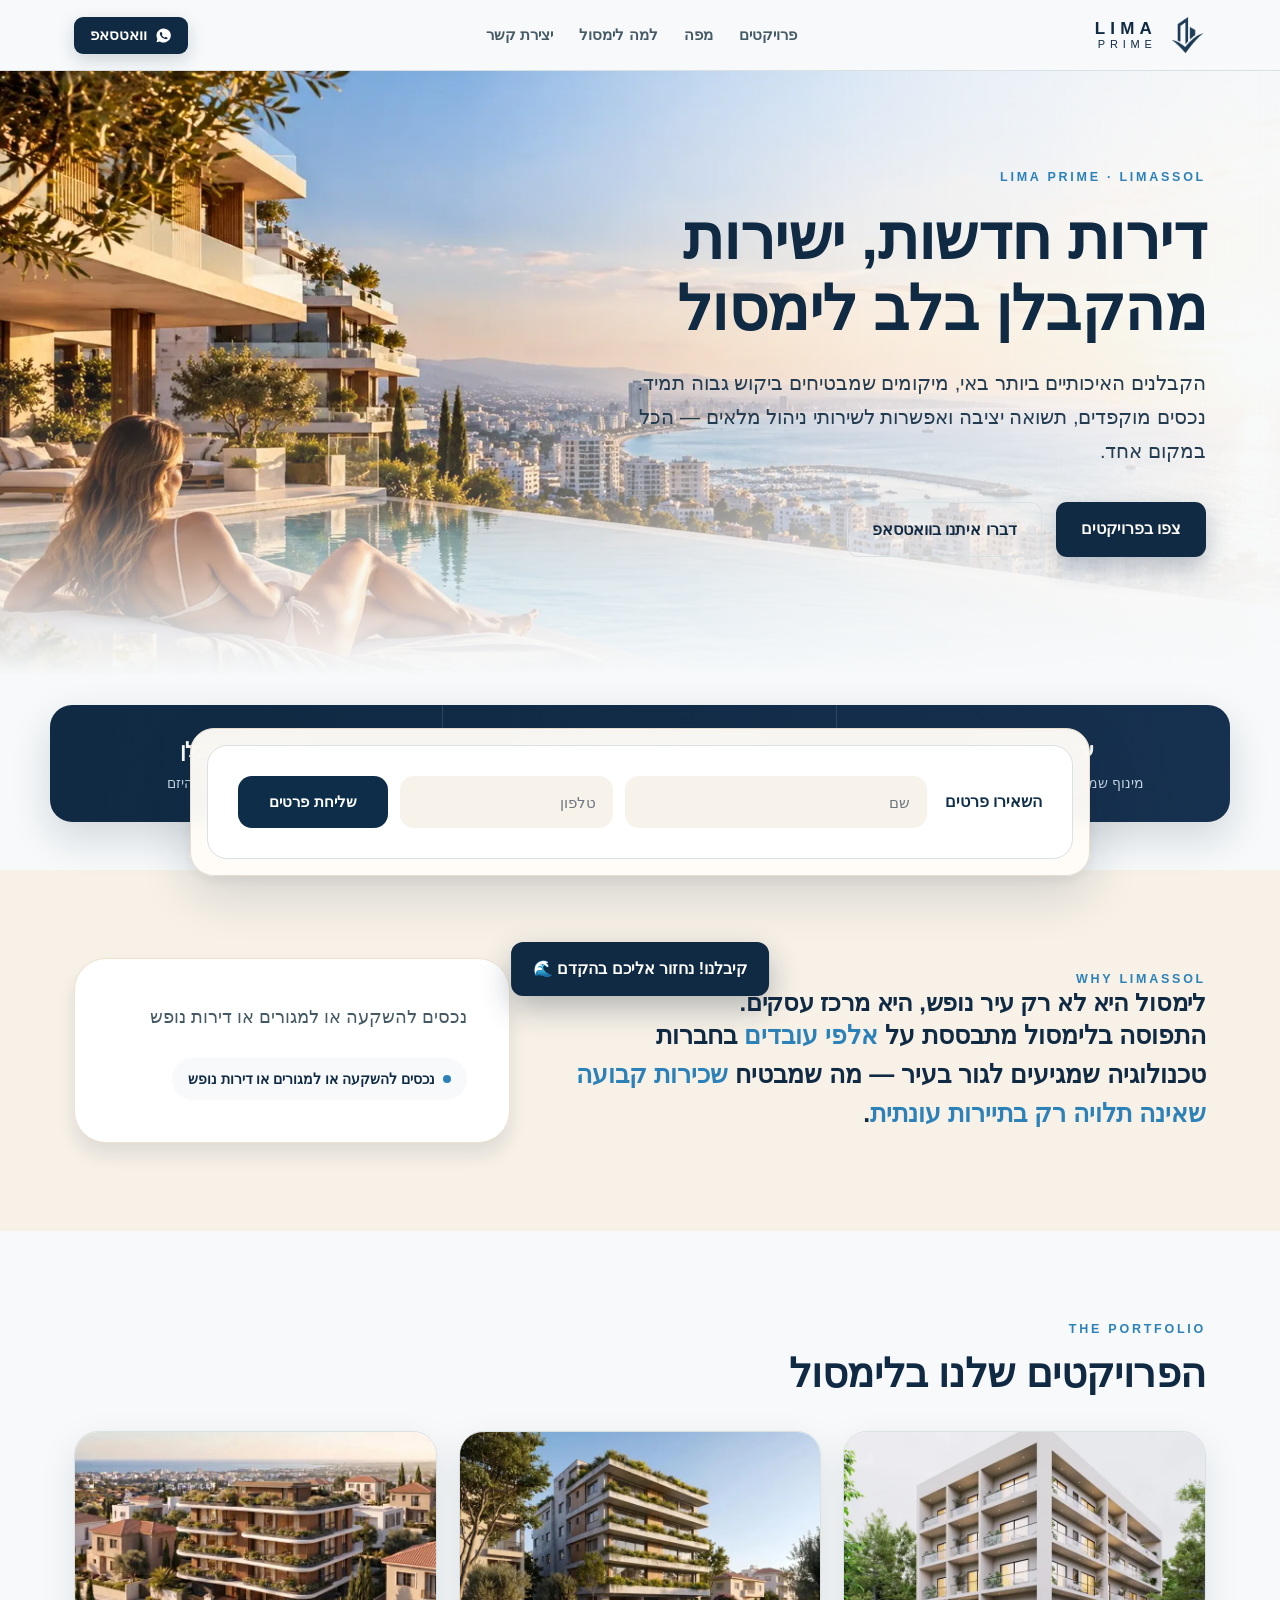
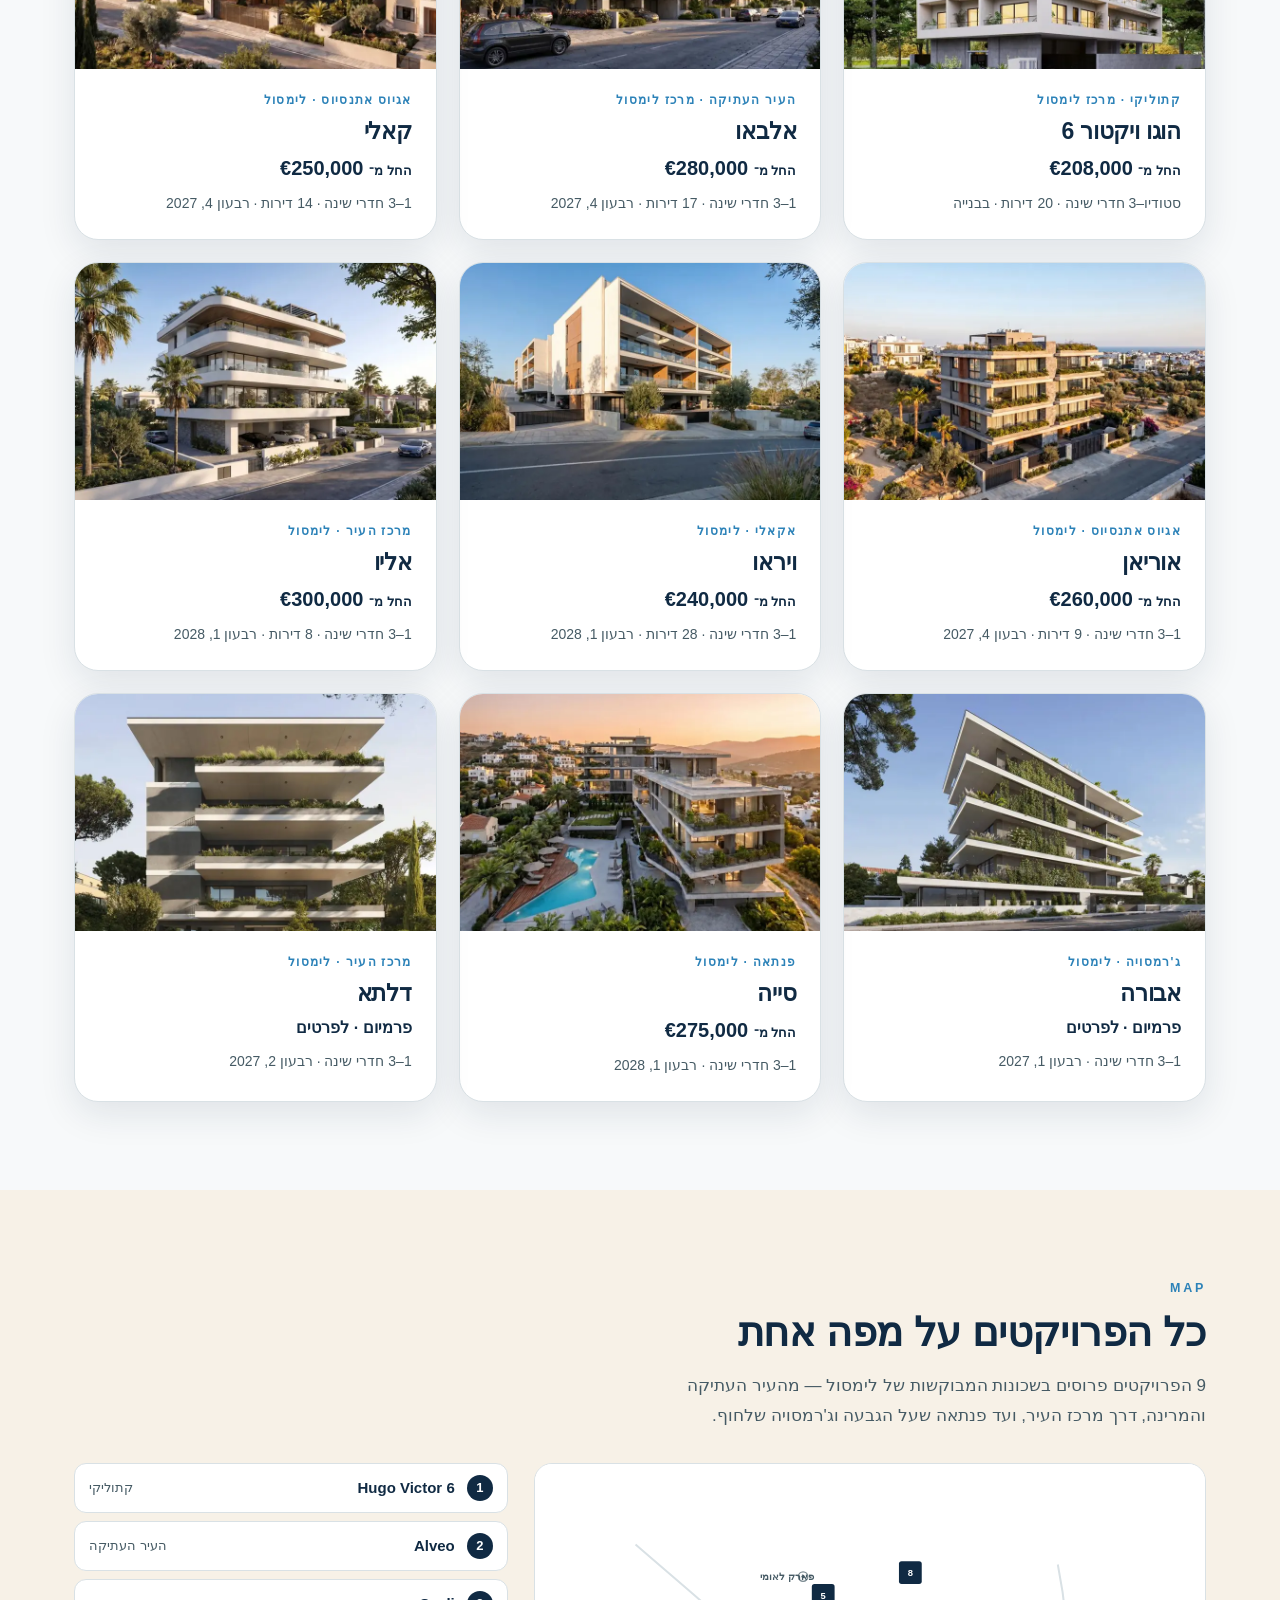
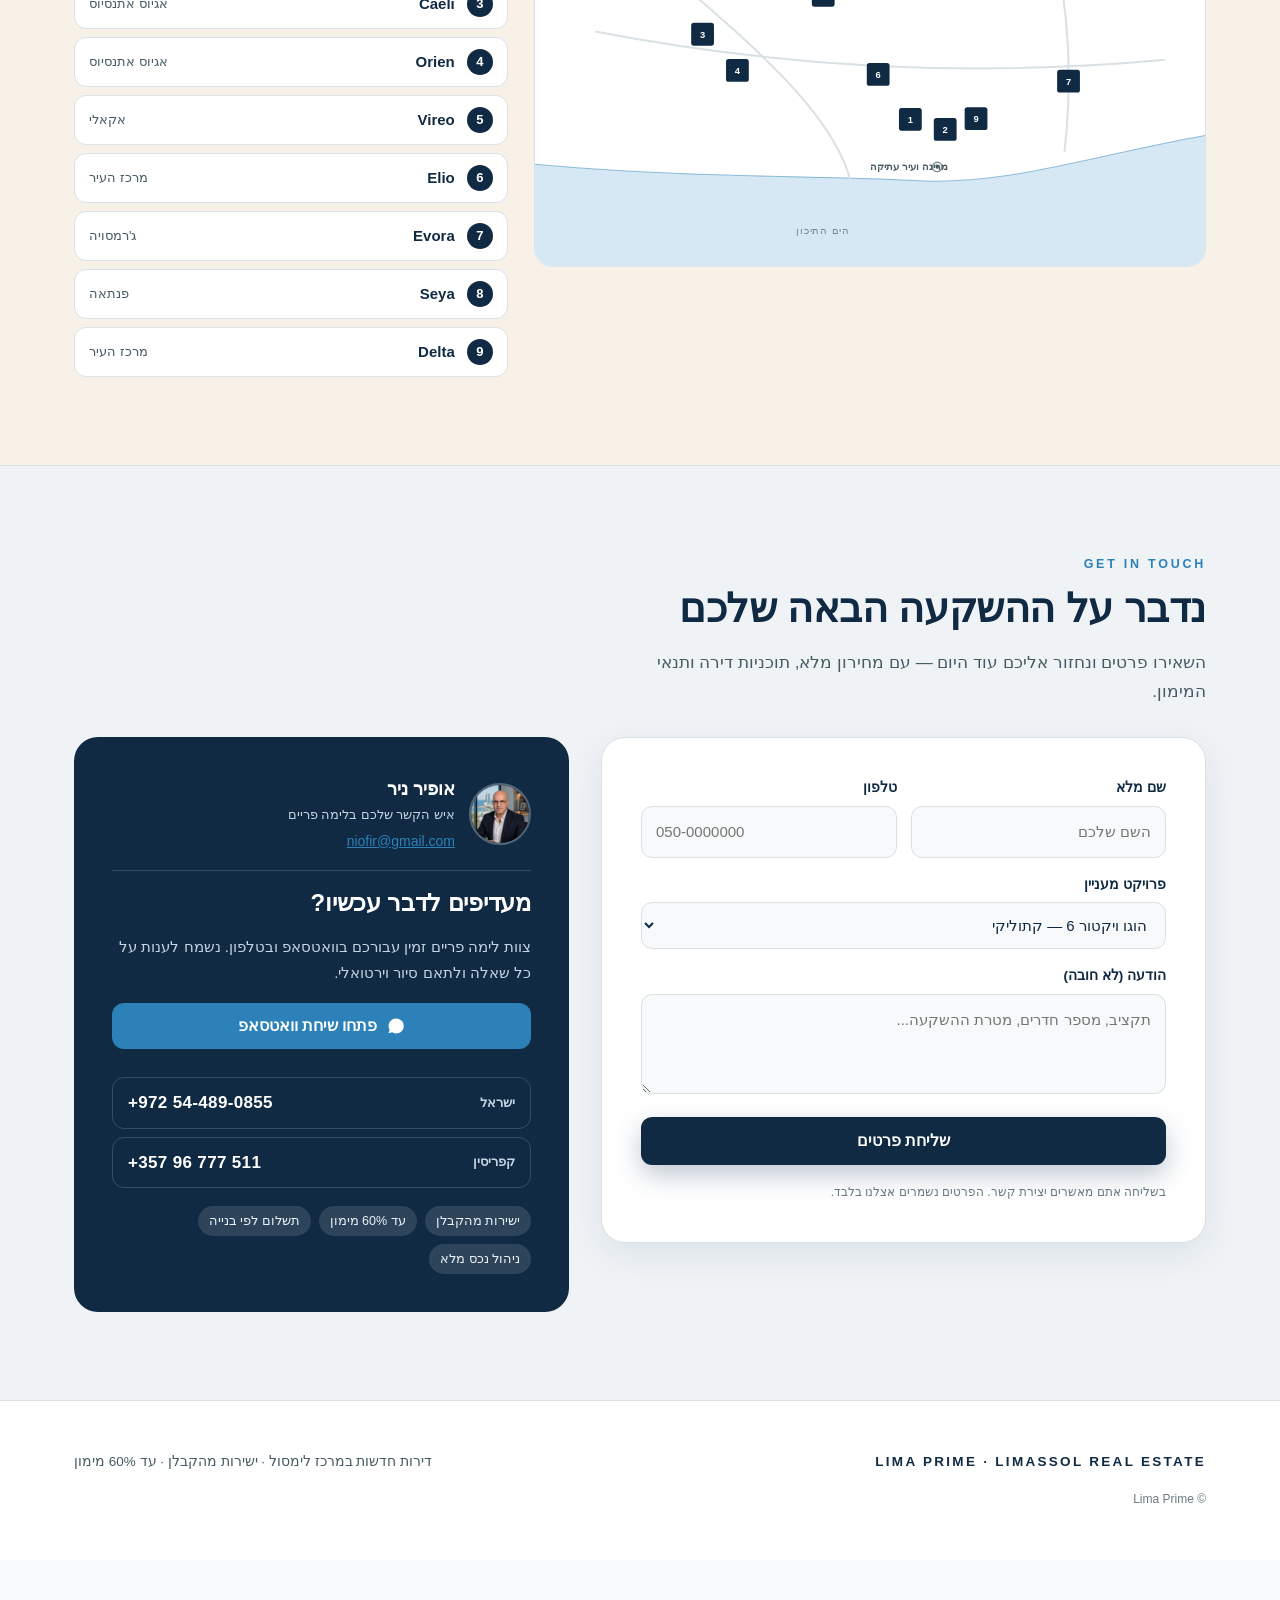
<file: index.html>
<!doctype html>
<html lang="he" dir="rtl">
<head>
<meta charset="utf-8">
<meta name="viewport" content="width=device-width, initial-scale=1">
<meta name="google-site-verification" content="UAgLvy34qBZ3VjbonvDtQ4hzfrrOWzHWhnGqoYVvIDc">
<title>לימה פריים | דירות חדשות במרכז לימסול</title>
<meta name="description" content="דירות חדשות ישירות מהקבלן במרכז לימסול — 9 פרויקטים במיקומים מבוקשים, עד 60% מימון ותשואה יציבה. השאירו פרטים ונחזור אליכם.">
<link rel="canonical" href="https://limaprime.com/">
<meta name="theme-color" content="#1E3A5F">
<link rel="icon" type="image/png" href="/assets/logo.webp">
<meta property="og:site_name" content="Lima Prime"><meta property="og:locale" content="he_IL">
<meta property="og:type" content="website">
<meta property="og:title" content="לימה פריים | דירות חדשות במרכז לימסול">
<meta property="og:description" content="דירות חדשות ישירות מהקבלן במרכז לימסול — 9 פרויקטים במיקומים מבוקשים, עד 60% מימון ותשואה יציבה. השאירו פרטים ונחזור אליכם.">
<meta property="og:url" content="https://limaprime.com/">
<meta property="og:image" content="https://limaprime.com/assets/og.jpg">
<meta property="og:image:width" content="1200"><meta property="og:image:height" content="630">
<meta name="twitter:card" content="summary_large_image">
<meta name="twitter:title" content="לימה פריים | דירות חדשות במרכז לימסול">
<meta name="twitter:description" content="דירות חדשות ישירות מהקבלן במרכז לימסול — 9 פרויקטים במיקומים מבוקשים, עד 60% מימון ותשואה יציבה. השאירו פרטים ונחזור אליכם.">
<meta name="twitter:image" content="https://limaprime.com/assets/og.jpg">
<link rel="stylesheet" href="/assets/style.css?v=1790502278">
<script type="application/ld+json">[{"@context": "https://schema.org", "@type": "RealEstateAgent", "name": "Lima Prime", "url": "https://limaprime.com/", "image": "https://limaprime.com/assets/og.jpg", "logo": "https://limaprime.com/assets/logo.webp", "description": "דירות חדשות ישירות מהקבלן במרכז לימסול — 9 פרויקטים במיקומים מבוקשים, עד 60% מימון ותשואה יציבה. השאירו פרטים ונחזור אליכם.", "telephone": "+35796777511", "email": "niofir@gmail.com", "areaServed": {"@type": "City", "name": "Limassol", "address": {"@type": "PostalAddress", "addressCountry": "CY"}}}, {"@context": "https://schema.org", "@type": "ItemList", "itemListElement": [{"@type": "ListItem", "position": 1, "url": "https://limaprime.com/projects/anotera/", "name": "Hugo Victor 6"}, {"@type": "ListItem", "position": 2, "url": "https://limaprime.com/projects/alveo/", "name": "Alveo"}, {"@type": "ListItem", "position": 3, "url": "https://limaprime.com/projects/caeli/", "name": "Caeli"}, {"@type": "ListItem", "position": 4, "url": "https://limaprime.com/projects/orien/", "name": "Orien"}, {"@type": "ListItem", "position": 5, "url": "https://limaprime.com/projects/vireo/", "name": "Vireo"}, {"@type": "ListItem", "position": 6, "url": "https://limaprime.com/projects/elio/", "name": "Elio"}, {"@type": "ListItem", "position": 7, "url": "https://limaprime.com/projects/evora/", "name": "Evora"}, {"@type": "ListItem", "position": 8, "url": "https://limaprime.com/projects/seya/", "name": "Seya"}, {"@type": "ListItem", "position": 9, "url": "https://limaprime.com/projects/delta/", "name": "Delta"}]}]</script>
</head>
<body>
<header>
 <div class="wrap nav">
  <div class="brand" onclick="location.href='/'">
   <img class="mark-img" src="/assets/logo.webp" alt="Lima Prime">
   <div class="wm"><b>LIMA</b><span>PRIME</span></div>
  </div>
  <nav class="menu">
   <a href="/#projects">פרויקטים</a><a href="/#map">מפה</a><a href="/#why">למה לימסול</a><a href="#contact">יצירת קשר</a>
  </nav>
  <button class="wa" onclick="wa()"><svg viewBox="0 0 24 24" fill="currentColor"><path d="M12 2a10 10 0 0 0-8.6 15l-1.3 4.7 4.8-1.3A10 10 0 1 0 12 2Zm5.3 14.1c-.2.6-1.2 1.2-1.7 1.2-.4 0-1 .1-3.2-.9-2.7-1.1-4.4-3.9-4.5-4.1-.1-.2-1.1-1.4-1.1-2.7s.7-1.9.9-2.1c.2-.2.5-.3.7-.3h.5c.2 0 .4 0 .6.5l.8 2c.1.2.1.4 0 .5l-.4.6c-.2.2-.3.4-.1.7.2.3.9 1.4 1.9 2.2 1.3 1.1 2 1.3 2.3 1.1l.7-.7c.2-.2.4-.2.6-.1l1.9.9c.3.2.5.3.6.4.1.3.1.7-.1 1.2Z"/></svg>וואטסאפ</button>
 </div>
</header>
<main>
<div class="hero">
  <img class="hero-photo" src="/assets/hero.webp" alt="נוף לים ולמרינה של לימסול, קפריסין" fetchpriority="high">
  <div class="hero-veil"></div>
  <div class="wrap hero-inner">
   <div class="eyebrow reveal">LIMA PRIME · LIMASSOL</div>
   <h1 class="reveal" style="margin-top:16px">דירות חדשות, ישירות מהקבלן בלב לימסול</h1>
   <p class="lead reveal">הקבלנים האיכותיים ביותר באי, מיקומים שמבטיחים ביקוש גבוה תמיד. נכסים מוקפדים, תשואה יציבה ואפשרות לשירותי ניהול מלאים — הכל במקום אחד.</p>
   <div class="cta reveal"><a class="btn btn-primary" href="#projects">צפו בפרויקטים</a><button class="btn btn-ghost" onclick="wa()">דברו איתנו בוואטסאפ</button></div>
  </div>
 </div>
<div class="finance-band reveal">
  <div class="wrap">
   <div class="fb-item"><b>עד 60% מימון</b><span>מינוף שמקטין את ההון העצמי הנדרש</span></div>
   <div class="fb-item"><b>תשלום לפי התקדמות הבנייה</b><span>פריסה נוחה שמבטיחה שתמיד תישארו עם בטחונות ביד</span></div>
   <div class="fb-item"><b>ישירות מהקבלן</b><span>רכישה ללא תיווך, מול היזם</span></div>
  </div>
 </div>
<section id="why" class="thesis">
  <div class="wrap why-grid">
   <div class="why-text">
    <div class="eyebrow">WHY LIMASSOL</div>
    <h2>לימסול היא לא רק עיר נופש, היא מרכז עסקים.</h2>
    <p class="lede">התפוסה בלימסול מתבססת על <em>אלפי עובדים</em> בחברות טכנולוגיה שמגיעים לגור בעיר — מה שמבטיח <em>שכירות קבועה שאינה תלויה רק בתיירות עונתית</em>.</p>
   </div>
   <div class="why-box">
    <p class="why-box-lead">נכסים להשקעה או למגורים או דירות נופש</p>
    <span class="why-chip"><i></i>נכסים להשקעה או למגורים או דירות נופש</span>
   </div>
  </div>
 </section>
<section id="projects">
  <div class="wrap">
   <div class="sec-head"><div class="eyebrow">THE PORTFOLIO</div><h2>הפרויקטים שלנו בלימסול</h2></div>
   <div class="grid-cards" id="cards"><a class="card reveal" href="/projects/anotera/"><div class="card-img"><img src="/assets/card-anotera.webp" alt="הוגו ויקטור 6 — קתוליקי · מרכז לימסול" loading="lazy"></div><div class="card-body"><p class="card-loc">קתוליקי · מרכז לימסול</p><h3 class="card-title">הוגו ויקטור 6</h3><p class="card-price"><span class="pf">החל מ־</span> €208,000</p><p class="card-specs">סטודיו–3 חדרי שינה · 20 דירות · בבנייה</p></div></a>
<a class="card reveal" href="/projects/alveo/"><div class="card-img"><img src="/assets/card-alveo.webp" alt="אלבאו — העיר העתיקה · מרכז לימסול" loading="lazy"></div><div class="card-body"><p class="card-loc">העיר העתיקה · מרכז לימסול</p><h3 class="card-title">אלבאו</h3><p class="card-price"><span class="pf">החל מ־</span> €280,000</p><p class="card-specs">1–3 חדרי שינה · 17 דירות · רבעון 4, 2027</p></div></a>
<a class="card reveal" href="/projects/caeli/"><div class="card-img"><img src="/assets/card-caeli.webp" alt="קאלי — אגיוס אתנסיוס · לימסול" loading="lazy"></div><div class="card-body"><p class="card-loc">אגיוס אתנסיוס · לימסול</p><h3 class="card-title">קאלי</h3><p class="card-price"><span class="pf">החל מ־</span> €250,000</p><p class="card-specs">1–3 חדרי שינה · 14 דירות · רבעון 4, 2027</p></div></a>
<a class="card reveal" href="/projects/orien/"><div class="card-img"><img src="/assets/card-orien.webp" alt="אוריאן — אגיוס אתנסיוס · לימסול" loading="lazy"></div><div class="card-body"><p class="card-loc">אגיוס אתנסיוס · לימסול</p><h3 class="card-title">אוריאן</h3><p class="card-price"><span class="pf">החל מ־</span> €260,000</p><p class="card-specs">1–3 חדרי שינה · 9 דירות · רבעון 4, 2027</p></div></a>
<a class="card reveal" href="/projects/vireo/"><div class="card-img"><img src="/assets/card-vireo.webp" alt="ויראו — אקאלי · לימסול" loading="lazy"></div><div class="card-body"><p class="card-loc">אקאלי · לימסול</p><h3 class="card-title">ויראו</h3><p class="card-price"><span class="pf">החל מ־</span> €240,000</p><p class="card-specs">1–3 חדרי שינה · 28 דירות · רבעון 1, 2028</p></div></a>
<a class="card reveal" href="/projects/elio/"><div class="card-img"><img src="/assets/card-elio.webp" alt="אליו — מרכז העיר · לימסול" loading="lazy"></div><div class="card-body"><p class="card-loc">מרכז העיר · לימסול</p><h3 class="card-title">אליו</h3><p class="card-price"><span class="pf">החל מ־</span> €300,000</p><p class="card-specs">1–3 חדרי שינה · 8 דירות · רבעון 1, 2028</p></div></a>
<a class="card reveal" href="/projects/evora/"><div class="card-img"><img src="/assets/card-evora.webp" alt="אבורה — ג'רמסויה · לימסול" loading="lazy"></div><div class="card-body"><p class="card-loc">ג'רמסויה · לימסול</p><h3 class="card-title">אבורה</h3><p class="card-price card-price--txt">פרמיום · לפרטים</p><p class="card-specs">1–3 חדרי שינה · רבעון 1, 2027</p></div></a>
<a class="card reveal" href="/projects/seya/"><div class="card-img"><img src="/assets/card-seya.webp" alt="סייה — פנתאה · לימסול" loading="lazy"></div><div class="card-body"><p class="card-loc">פנתאה · לימסול</p><h3 class="card-title">סייה</h3><p class="card-price"><span class="pf">החל מ־</span> €275,000</p><p class="card-specs">1–3 חדרי שינה · רבעון 1, 2028</p></div></a>
<a class="card reveal" href="/projects/delta/"><div class="card-img"><img src="/assets/card-delta.webp" alt="דלתא — מרכז העיר · לימסול" loading="lazy"></div><div class="card-body"><p class="card-loc">מרכז העיר · לימסול</p><h3 class="card-title">דלתא</h3><p class="card-price card-price--txt">פרמיום · לפרטים</p><p class="card-specs">1–3 חדרי שינה · רבעון 2, 2027</p></div></a></div>
  </div>
 </section>
<section id="map">
  <div class="wrap">
   <div class="sec-head"><div class="eyebrow">MAP</div><h2>כל הפרויקטים על מפה אחת</h2>
    <p>9 הפרויקטים פרוסים בשכונות המבוקשות של לימסול — מהעיר העתיקה והמרינה, דרך מרכז העיר, ועד פנתאה שעל הגבעה וג'רמסויה שלחוף.</p></div>
   <div class="map-wrap">
    <svg class="map-svg" viewBox="0 0 1000 600" role="img" aria-label="מפת פרויקטים בלימסול">
     <rect x="0" y="0" width="1000" height="600" style="fill:var(--surface)"/>
     <path d="M0 600 H1000 V405 C 830 435 700 482 560 472 C 430 464 240 470 0 448 Z" style="fill:var(--teal-soft)"/>
     <path class="coast" d="M0 448 C 240 470 430 464 560 472 C 700 482 830 435 1000 405"/>
     <path class="road" d="M90 250 C 350 300 640 320 940 292"/>
     <path class="road" d="M150 120 C 300 250 440 360 470 470"/>
     <path class="road" d="M780 150 C 800 250 800 340 790 430"/>
     <!-- reference points -->
     <g><circle class="refring" cx="600" cy="452" r="7"/><circle class="refdot" cx="600" cy="452" r="2.5"/><text class="map-lbl" x="616" y="457">מרינה ועיר עתיקה</text></g>
     <g><circle class="refring" cx="400" cy="168" r="7"/><circle class="refdot" cx="400" cy="168" r="2.5"/><text class="map-lbl" x="416" y="173">פארק לאומי</text></g>
     <text class="map-sea" x="470" y="552">הים התיכון</text>
     <!-- pins -->
     <a href="/projects/anotera/"><title>Hugo Victor 6 · קתוליקי</title><g transform="translate(560,405)"><g class="pinInner"><rect x="-17" y="-41" width="34" height="34" rx="4" style="fill:var(--brand)"/><text x="0" y="-19" text-anchor="middle" style="fill:#fff;font-weight:800;font-size:14px">1</text></g></g></a>
     <a href="/projects/alveo/"><title>Alveo · העיר העתיקה</title><g transform="translate(612,420)"><g class="pinInner"><rect x="-17" y="-41" width="34" height="34" rx="4" style="fill:var(--brand)"/><text x="0" y="-19" text-anchor="middle" style="fill:#fff;font-weight:800;font-size:14px">2</text></g></g></a>
     <a href="/projects/caeli/"><title>Caeli · אגיוס אתנסיוס</title><g transform="translate(250,278)"><g class="pinInner"><rect x="-17" y="-41" width="34" height="34" rx="4" style="fill:var(--brand)"/><text x="0" y="-19" text-anchor="middle" style="fill:#fff;font-weight:800;font-size:14px">3</text></g></g></a>
     <a href="/projects/orien/"><title>Orien · אגיוס אתנסיוס</title><g transform="translate(302,332)"><g class="pinInner"><rect x="-17" y="-41" width="34" height="34" rx="4" style="fill:var(--brand)"/><text x="0" y="-19" text-anchor="middle" style="fill:#fff;font-weight:800;font-size:14px">4</text></g></g></a>
     <a href="/projects/vireo/"><title>Vireo · אקאלי</title><g transform="translate(430,220)"><g class="pinInner"><rect x="-17" y="-41" width="34" height="34" rx="4" style="fill:var(--brand)"/><text x="0" y="-19" text-anchor="middle" style="fill:#fff;font-weight:800;font-size:14px">5</text></g></g></a>
     <a href="/projects/elio/"><title>Elio · מרכז העיר</title><g transform="translate(512,338)"><g class="pinInner"><rect x="-17" y="-41" width="34" height="34" rx="4" style="fill:var(--brand)"/><text x="0" y="-19" text-anchor="middle" style="fill:#fff;font-weight:800;font-size:14px">6</text></g></g></a>
     <a href="/projects/evora/"><title>Evora · ג'רמסויה</title><g transform="translate(796,348)"><g class="pinInner"><rect x="-17" y="-41" width="34" height="34" rx="4" style="fill:var(--brand)"/><text x="0" y="-19" text-anchor="middle" style="fill:#fff;font-weight:800;font-size:14px">7</text></g></g></a>
     <a href="/projects/seya/"><title>Seya · פנתאה</title><g transform="translate(560,186)"><g class="pinInner"><rect x="-17" y="-41" width="34" height="34" rx="4" style="fill:var(--brand)"/><text x="0" y="-19" text-anchor="middle" style="fill:#fff;font-weight:800;font-size:14px">8</text></g></g></a>
     <a href="/projects/delta/"><title>Delta · מרכז העיר</title><g transform="translate(658,404)"><g class="pinInner"><rect x="-17" y="-41" width="34" height="34" rx="4" style="fill:var(--brand)"/><text x="0" y="-19" text-anchor="middle" style="fill:#fff;font-weight:800;font-size:14px">9</text></g></g></a>
    </svg>
    <ol class="map-legend">
     <li><a href="/projects/anotera/"><span class="num">1</span><b>Hugo Victor 6</b><em>קתוליקי</em></a></li>
     <li><a href="/projects/alveo/"><span class="num">2</span><b>Alveo</b><em>העיר העתיקה</em></a></li>
     <li><a href="/projects/caeli/"><span class="num">3</span><b>Caeli</b><em>אגיוס אתנסיוס</em></a></li>
     <li><a href="/projects/orien/"><span class="num">4</span><b>Orien</b><em>אגיוס אתנסיוס</em></a></li>
     <li><a href="/projects/vireo/"><span class="num">5</span><b>Vireo</b><em>אקאלי</em></a></li>
     <li><a href="/projects/elio/"><span class="num">6</span><b>Elio</b><em>מרכז העיר</em></a></li>
     <li><a href="/projects/evora/"><span class="num">7</span><b>Evora</b><em>ג'רמסויה</em></a></li>
     <li><a href="/projects/seya/"><span class="num">8</span><b>Seya</b><em>פנתאה</em></a></li>
     <li><a href="/projects/delta/"><span class="num">9</span><b>Delta</b><em>מרכז העיר</em></a></li>
    </ol>
   </div>
  </div>
 </section>
</main>
<section id="contact" class="contact">
 <div class="wrap">
  <div class="sec-head"><div class="eyebrow">GET IN TOUCH</div><h2>נדבר על ההשקעה הבאה שלכם</h2>
   <p>השאירו פרטים ונחזור אליכם עוד היום — עם מחירון מלא, תוכניות דירה ותנאי המימון.</p></div>
  <div class="contact-grid">
   <form onsubmit="return submitLead(event)">
    <div class="form-row">
     <div class="field"><label>שם מלא</label><input id="lead-name" name="name" required autocomplete="name" placeholder="השם שלכם"></div>
     <div class="field"><label>טלפון</label><input id="lead-phone" name="tel" required type="tel" inputmode="tel" autocomplete="tel" placeholder="050-0000000"></div>
    </div>
    <div class="field"><label>פרויקט מעניין</label><select id="lead-proj"><option>הוגו ויקטור 6 — קתוליקי</option><option>Alveo — העיר העתיקה</option><option>Caeli — אגיוס אתנסיוס</option><option>Orien — אגיוס אתנסיוס</option><option>Vireo — אקאלי</option><option>Elio — מרכז העיר</option><option>Evora — ג&#x27;רמסויה</option><option>Seya — פנתאה</option><option>Delta — מרכז העיר</option><option>עדיין לא בטוח/ה — רוצה ייעוץ</option></select></div>
    <div class="field"><label>הודעה (לא חובה)</label><textarea id="lead-msg" rows="3" placeholder="תקציב, מספר חדרים, מטרת ההשקעה..."></textarea></div>
    <button class="btn btn-primary" style="width:100%;justify-content:center" type="submit">שליחת פרטים</button>
    <p class="pixnote">בשליחה אתם מאשרים יצירת קשר. הפרטים נשמרים אצלנו בלבד.</p>
   </form>
   <aside class="side-panel">
    <div class="rep">
     <div class="rep-ava"><img src="/assets/ofir.webp" alt="אופיר ניר — לימה פריים"></div>
     <div class="rep-info"><b>אופיר ניר</b><span>איש הקשר שלכם בלימה פריים</span><a class="rep-mail" href="mailto:niofir@gmail.com">niofir@gmail.com</a></div>
    </div>
    <h3>מעדיפים לדבר עכשיו?</h3>
    <p>צוות לימה פריים זמין עבורכם בוואטסאפ ובטלפון. נשמח לענות על כל שאלה ולתאם סיור וירטואלי.</p>
    <button class="wa-big" onclick="wa()"><svg viewBox="0 0 24 24" width="18" fill="currentColor"><path d="M12 2a10 10 0 0 0-8.6 15l-1.3 4.7 4.8-1.3A10 10 0 1 0 12 2Z"/></svg>פתחו שיחת וואטסאפ</button>
    <div class="phones">
     <a class="ph" href="tel:+972544890855"><span class="ph-loc">ישראל</span><span class="ph-num">+972 54-489-0855</span></a>
     <a class="ph" href="tel:+35796777511"><span class="ph-loc">קפריסין</span><span class="ph-num">+357 96 777 511</span></a>
    </div>
    <div class="trust-mini"><span>ישירות מהקבלן</span><span>עד 60% מימון</span><span>תשלום לפי בנייה</span><span>ניהול נכס מלא</span></div>
   </aside>
  </div>
 </div>
</section>
<footer>
 <div class="wrap foot">
  <div class="wm lat" style="direction:ltr"><b style="color:var(--brand-ink);letter-spacing:.17em;font-weight:800">LIMA PRIME · LIMASSOL REAL ESTATE</b></div>
  <div>דירות חדשות במרכז לימסול · ישירות מהקבלן · עד 60% מימון</div>
 </div>
 <div class="wrap pixnote">© Lima Prime</div>
</footer>
<div class="wa-modal" id="waModal" aria-hidden="true" onclick="if(event.target===this)waClose()">
 <div class="wa-box">
  <button class="wa-x" onclick="waClose()" aria-label="סגור">×</button>
  <div class="wa-ic"><svg viewBox="0 0 24 24" fill="currentColor"><path d="M12 2a10 10 0 0 0-8.6 15l-1.3 4.7 4.8-1.3A10 10 0 1 0 12 2Zm5.3 14.1c-.2.6-1.2 1.2-1.7 1.2-.4 0-1 .1-3.2-.9-2.7-1.1-4.4-3.9-4.5-4.1-.1-.2-1.1-1.4-1.1-2.7s.7-1.9.9-2.1c.2-.2.5-.3.7-.3h.5c.2 0 .4 0 .6.5l.8 2c.1.2.1.4 0 .5l-.4.6c-.2.2-.3.4-.1.7.2.3.9 1.4 1.9 2.2 1.3 1.1 2 1.3 2.3 1.1l.7-.7c.2-.2.4-.2.6-.1l1.9.9c.3.2.5.3.6.4.1.3.1.7-.1 1.2Z"/></svg></div>
  <h3>נדבר בוואטסאפ</h3>
  <p>השאירו שם וטלפון ונפתח את השיחה — כדי שנוכל לחזור אליכם גם אם היא תתנתק.</p>
  <form onsubmit="return waSubmit(event)">
   <input id="wa-name" name="name" autocomplete="name" placeholder="שם (לא חובה)">
   <input id="wa-phone" required type="tel" inputmode="tel" autocomplete="tel" placeholder="טלפון">
   <button class="wa-big" type="submit"><svg viewBox="0 0 24 24" width="18" fill="currentColor"><path d="M12 2a10 10 0 0 0-8.6 15l-1.3 4.7 4.8-1.3A10 10 0 1 0 12 2Z"/></svg>פתחו וואטסאפ</button>
  </form>
  <button class="wa-skip" onclick="waSkip()">דלגו ופתחו וואטסאפ ישירות</button>
 </div>
</div>
<div class="toast" id="toast">קיבלנו! נחזור אליכם בהקדם 🌊</div>
<script src="/assets/app.js?v=1790502278" defer></script>
</body>
</html>
</file>
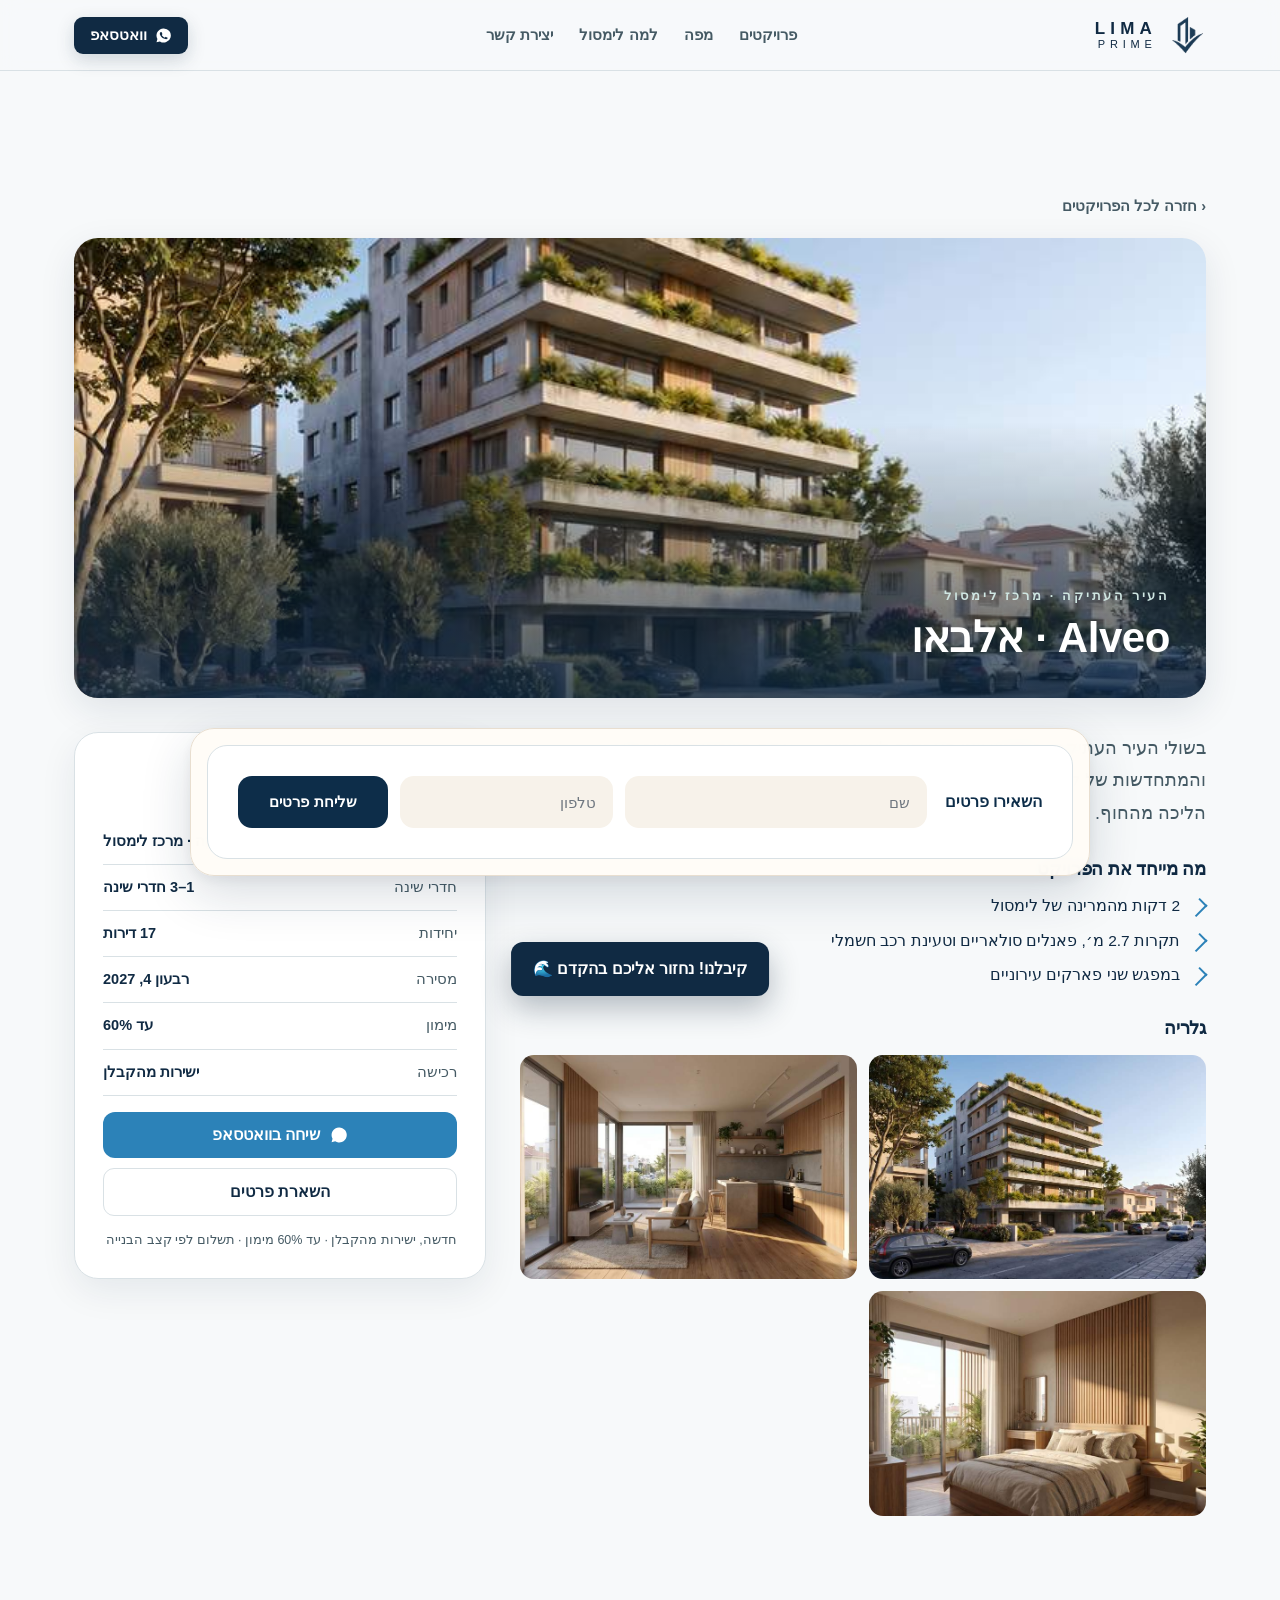
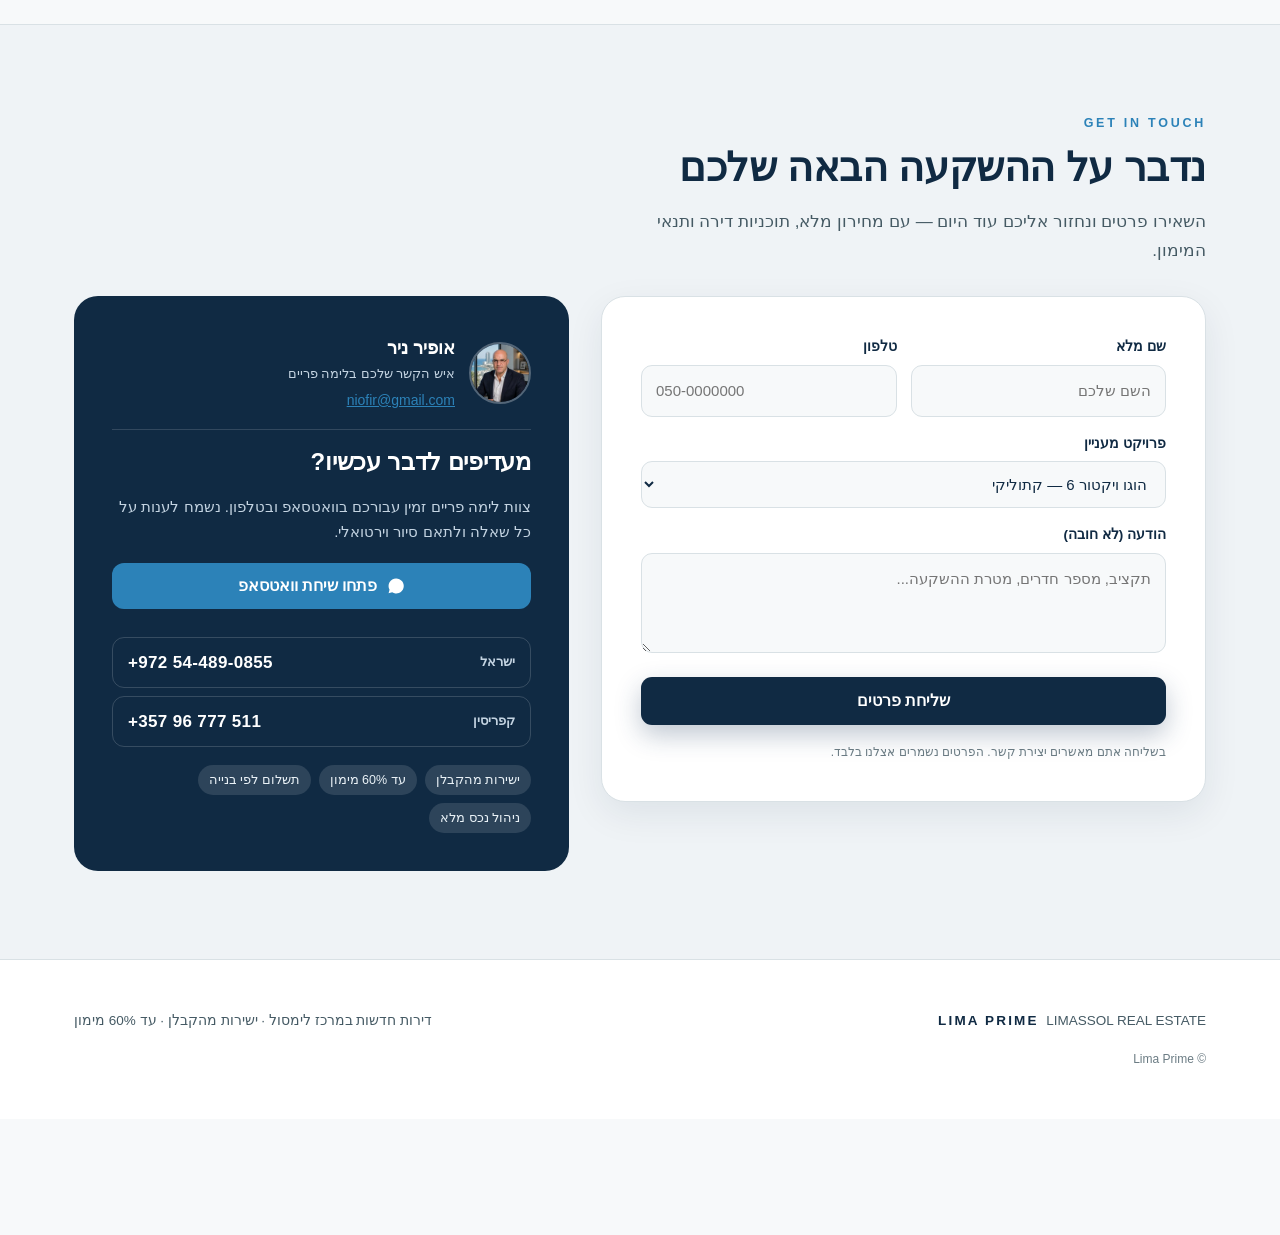
<file: projects/alveo/index.html>
<!doctype html>
<html lang="he" dir="rtl">
<head>
<meta charset="utf-8">
<meta name="viewport" content="width=device-width, initial-scale=1">
<meta name="google-site-verification" content="UAgLvy34qBZ3VjbonvDtQ4hzfrrOWzHWhnGqoYVvIDc">
<title>Alveo · אלבאו — העיר העתיקה | לימה פריים</title>
<meta name="description" content="בשולי העיר העתיקה, במפגש שני פארקים ליניאריים — אחת השכונות היצירתיות והמתחדשות של לימסול, עם אנרגיה עירונית, גלריות ובתי קפה. 2 דקות מהמרינה ו־11 דקות הליכה…">
<link rel="canonical" href="https://limaprime.com/projects/alveo/">
<meta name="theme-color" content="#1E3A5F">
<link rel="icon" type="image/png" href="/assets/logo.webp">
<meta property="og:site_name" content="Lima Prime"><meta property="og:locale" content="he_IL">
<meta property="og:type" content="article">
<meta property="og:title" content="Alveo · אלבאו — העיר העתיקה | לימה פריים">
<meta property="og:description" content="בשולי העיר העתיקה, במפגש שני פארקים ליניאריים — אחת השכונות היצירתיות והמתחדשות של לימסול, עם אנרגיה עירונית, גלריות ובתי קפה. 2 דקות מהמרינה ו־11 דקות הליכה…">
<meta property="og:url" content="https://limaprime.com/projects/alveo/">
<meta property="og:image" content="https://limaprime.com/assets/card-alveo.jpg">
<meta property="og:image:width" content="1200"><meta property="og:image:height" content="630">
<meta name="twitter:card" content="summary_large_image">
<meta name="twitter:title" content="Alveo · אלבאו — העיר העתיקה | לימה פריים">
<meta name="twitter:description" content="בשולי העיר העתיקה, במפגש שני פארקים ליניאריים — אחת השכונות היצירתיות והמתחדשות של לימסול, עם אנרגיה עירונית, גלריות ובתי קפה. 2 דקות מהמרינה ו־11 דקות הליכה…">
<meta name="twitter:image" content="https://limaprime.com/assets/card-alveo.jpg">
<link rel="stylesheet" href="/assets/style.css?v=1790502278">
<script type="application/ld+json">{"@context": "https://schema.org", "@type": "Residence", "name": "Alveo · אלבאו", "description": "בשולי העיר העתיקה, במפגש שני פארקים ליניאריים — אחת השכונות היצירתיות והמתחדשות של לימסול, עם אנרגיה עירונית, גלריות ובתי קפה. 2 דקות מהמרינה ו־11 דקות הליכה…", "url": "https://limaprime.com/projects/alveo/", "image": "https://limaprime.com/assets/card-alveo.webp", "address": {"@type": "PostalAddress", "addressLocality": "Limassol", "addressCountry": "CY"}, "offers": {"@type": "Offer", "priceCurrency": "EUR", "price": "280000", "availability": "https://schema.org/InStock", "url": "https://limaprime.com/projects/alveo/"}}</script>
</head>
<body data-project="alveo">
<header>
 <div class="wrap nav">
  <div class="brand" onclick="location.href='/'">
   <img class="mark-img" src="/assets/logo.webp" alt="Lima Prime">
   <div class="wm"><b>LIMA</b><span>PRIME</span></div>
  </div>
  <nav class="menu">
   <a href="/#projects">פרויקטים</a><a href="/#map">מפה</a><a href="/#why">למה לימסול</a><a href="#contact">יצירת קשר</a>
  </nav>
  <button class="wa" onclick="wa()"><svg viewBox="0 0 24 24" fill="currentColor"><path d="M12 2a10 10 0 0 0-8.6 15l-1.3 4.7 4.8-1.3A10 10 0 1 0 12 2Zm5.3 14.1c-.2.6-1.2 1.2-1.7 1.2-.4 0-1 .1-3.2-.9-2.7-1.1-4.4-3.9-4.5-4.1-.1-.2-1.1-1.4-1.1-2.7s.7-1.9.9-2.1c.2-.2.5-.3.7-.3h.5c.2 0 .4 0 .6.5l.8 2c.1.2.1.4 0 .5l-.4.6c-.2.2-.3.4-.1.7.2.3.9 1.4 1.9 2.2 1.3 1.1 2 1.3 2.3 1.1l.7-.7c.2-.2.4-.2.6-.1l1.9.9c.3.2.5.3.6.4.1.3.1.7-.1 1.2Z"/></svg>וואטסאפ</button>
 </div>
</header>
<main>
<section>
 <div class="wrap detail-wrap">
  <a class="back" href="/#projects">‹ חזרה לכל הפרויקטים</a>
  <div class="detail-hero"><img src="/assets/alveo-1.jpg" alt="אלבאו"><div class="ov"><div><div class="eyebrow">העיר העתיקה · מרכז לימסול</div><h2><span class="lat">Alveo</span> · אלבאו</h2></div></div></div>
  <div class="detail-body">
   <div class="detail-main">
    <p class="intro">בשולי העיר העתיקה, במפגש שני פארקים ליניאריים — אחת השכונות היצירתיות והמתחדשות של לימסול, עם אנרגיה עירונית, גלריות ובתי קפה. 2 דקות מהמרינה ו־11 דקות הליכה מהחוף.</p>
    <h4 class="blk">מה מייחד את הפרויקט</h4>
    <ul class="feat"><li>2 דקות מהמרינה של לימסול</li><li>תקרות 2.7 מ׳, פאנלים סולאריים וטעינת רכב חשמלי</li><li>במפגש שני פארקים עירוניים</li></ul>
    <h4 class="blk">גלריה</h4>
    <div class="gallery"><img src="/assets/alveo-1.jpg" alt="אלבאו" loading="lazy"><img src="/assets/alveo-2.jpg" alt="אלבאו" loading="lazy"><img src="/assets/alveo-3.jpg" alt="אלבאו" loading="lazy"></div>
   </div>
   <aside class="detail-side">
    <div class="price-tag">מ־€280,000</div>
    <div class="spec-rows"><div class="row"><span>מיקום</span><b>העיר העתיקה · מרכז לימסול</b></div><div class="row"><span>חדרי שינה</span><b>1–3 חדרי שינה</b></div><div class="row"><span>יחידות</span><b>17 דירות</b></div><div class="row"><span>מסירה</span><b>רבעון 4, 2027</b></div><div class="row"><span>מימון</span><b>עד 60%</b></div><div class="row"><span>רכישה</span><b>ישירות מהקבלן</b></div></div>
    <button class="wa-big" onclick="wa('Alveo')"><svg viewBox="0 0 24 24" width="18" fill="currentColor"><path d="M12 2a10 10 0 0 0-8.6 15l-1.3 4.7 4.8-1.3A10 10 0 1 0 12 2Z"/></svg>שיחה בוואטסאפ</button>
    <button class="btn btn-ghost" style="width:100%;justify-content:center" onclick="goContact()">השארת פרטים</button>
    <p class="sidenote">חדשה, ישירות מהקבלן · עד 60% מימון · תשלום לפי קצב הבנייה</p>
   </aside>
  </div>
 </div>
</section>
</main>
<section id="contact" class="contact">
 <div class="wrap">
  <div class="sec-head"><div class="eyebrow">GET IN TOUCH</div><h2>נדבר על ההשקעה הבאה שלכם</h2>
   <p>השאירו פרטים ונחזור אליכם עוד היום — עם מחירון מלא, תוכניות דירה ותנאי המימון.</p></div>
  <div class="contact-grid">
   <form onsubmit="return submitLead(event)">
    <div class="form-row">
     <div class="field"><label>שם מלא</label><input id="lead-name" name="name" required autocomplete="name" placeholder="השם שלכם"></div>
     <div class="field"><label>טלפון</label><input id="lead-phone" name="tel" required type="tel" inputmode="tel" autocomplete="tel" placeholder="050-0000000"></div>
    </div>
    <div class="field"><label>פרויקט מעניין</label><select id="lead-proj"><option>הוגו ויקטור 6 — קתוליקי</option><option>Alveo — העיר העתיקה</option><option>Caeli — אגיוס אתנסיוס</option><option>Orien — אגיוס אתנסיוס</option><option>Vireo — אקאלי</option><option>Elio — מרכז העיר</option><option>Evora — ג&#x27;רמסויה</option><option>Seya — פנתאה</option><option>Delta — מרכז העיר</option><option>עדיין לא בטוח/ה — רוצה ייעוץ</option></select></div>
    <div class="field"><label>הודעה (לא חובה)</label><textarea id="lead-msg" rows="3" placeholder="תקציב, מספר חדרים, מטרת ההשקעה..."></textarea></div>
    <button class="btn btn-primary" style="width:100%;justify-content:center" type="submit">שליחת פרטים</button>
    <p class="pixnote">בשליחה אתם מאשרים יצירת קשר. הפרטים נשמרים אצלנו בלבד.</p>
   </form>
   <aside class="side-panel">
    <div class="rep">
     <div class="rep-ava"><img src="/assets/ofir.webp" alt="אופיר ניר — לימה פריים"></div>
     <div class="rep-info"><b>אופיר ניר</b><span>איש הקשר שלכם בלימה פריים</span><a class="rep-mail" href="mailto:niofir@gmail.com">niofir@gmail.com</a></div>
    </div>
    <h3>מעדיפים לדבר עכשיו?</h3>
    <p>צוות לימה פריים זמין עבורכם בוואטסאפ ובטלפון. נשמח לענות על כל שאלה ולתאם סיור וירטואלי.</p>
    <button class="wa-big" onclick="wa()"><svg viewBox="0 0 24 24" width="18" fill="currentColor"><path d="M12 2a10 10 0 0 0-8.6 15l-1.3 4.7 4.8-1.3A10 10 0 1 0 12 2Z"/></svg>פתחו שיחת וואטסאפ</button>
    <div class="phones">
     <a class="ph" href="tel:+972544890855"><span class="ph-loc">ישראל</span><span class="ph-num">+972 54-489-0855</span></a>
     <a class="ph" href="tel:+35796777511"><span class="ph-loc">קפריסין</span><span class="ph-num">+357 96 777 511</span></a>
    </div>
    <div class="trust-mini"><span>ישירות מהקבלן</span><span>עד 60% מימון</span><span>תשלום לפי בנייה</span><span>ניהול נכס מלא</span></div>
   </aside>
  </div>
 </div>
</section>
<footer>
 <div class="wrap foot">
  <div class="wm lat" style="direction:ltr"><b style="color:var(--brand-ink);letter-spacing:.16em;font-weight:800">LIMA PRIME</b> &nbsp;<span style="color:var(--muted)">LIMASSOL REAL ESTATE</span></div>
  <div>דירות חדשות במרכז לימסול · ישירות מהקבלן · עד 60% מימון</div>
 </div>
 <div class="wrap pixnote">© Lima Prime</div>
</footer>
<div class="wa-modal" id="waModal" aria-hidden="true" onclick="if(event.target===this)waClose()">
 <div class="wa-box">
  <button class="wa-x" onclick="waClose()" aria-label="סגור">×</button>
  <div class="wa-ic"><svg viewBox="0 0 24 24" fill="currentColor"><path d="M12 2a10 10 0 0 0-8.6 15l-1.3 4.7 4.8-1.3A10 10 0 1 0 12 2Zm5.3 14.1c-.2.6-1.2 1.2-1.7 1.2-.4 0-1 .1-3.2-.9-2.7-1.1-4.4-3.9-4.5-4.1-.1-.2-1.1-1.4-1.1-2.7s.7-1.9.9-2.1c.2-.2.5-.3.7-.3h.5c.2 0 .4 0 .6.5l.8 2c.1.2.1.4 0 .5l-.4.6c-.2.2-.3.4-.1.7.2.3.9 1.4 1.9 2.2 1.3 1.1 2 1.3 2.3 1.1l.7-.7c.2-.2.4-.2.6-.1l1.9.9c.3.2.5.3.6.4.1.3.1.7-.1 1.2Z"/></svg></div>
  <h3>נדבר בוואטסאפ</h3>
  <p>השאירו שם וטלפון ונפתח את השיחה — כדי שנוכל לחזור אליכם גם אם היא תתנתק.</p>
  <form onsubmit="return waSubmit(event)">
   <input id="wa-name" name="name" autocomplete="name" placeholder="שם (לא חובה)">
   <input id="wa-phone" required type="tel" inputmode="tel" autocomplete="tel" placeholder="טלפון">
   <button class="wa-big" type="submit"><svg viewBox="0 0 24 24" width="18" fill="currentColor"><path d="M12 2a10 10 0 0 0-8.6 15l-1.3 4.7 4.8-1.3A10 10 0 1 0 12 2Z"/></svg>פתחו וואטסאפ</button>
  </form>
  <button class="wa-skip" onclick="waSkip()">דלגו ופתחו וואטסאפ ישירות</button>
 </div>
</div>
<div class="toast" id="toast">קיבלנו! נחזור אליכם בהקדם 🌊</div>
<script src="/assets/app.js?v=1790502278" defer></script>
</body>
</html>
</file>
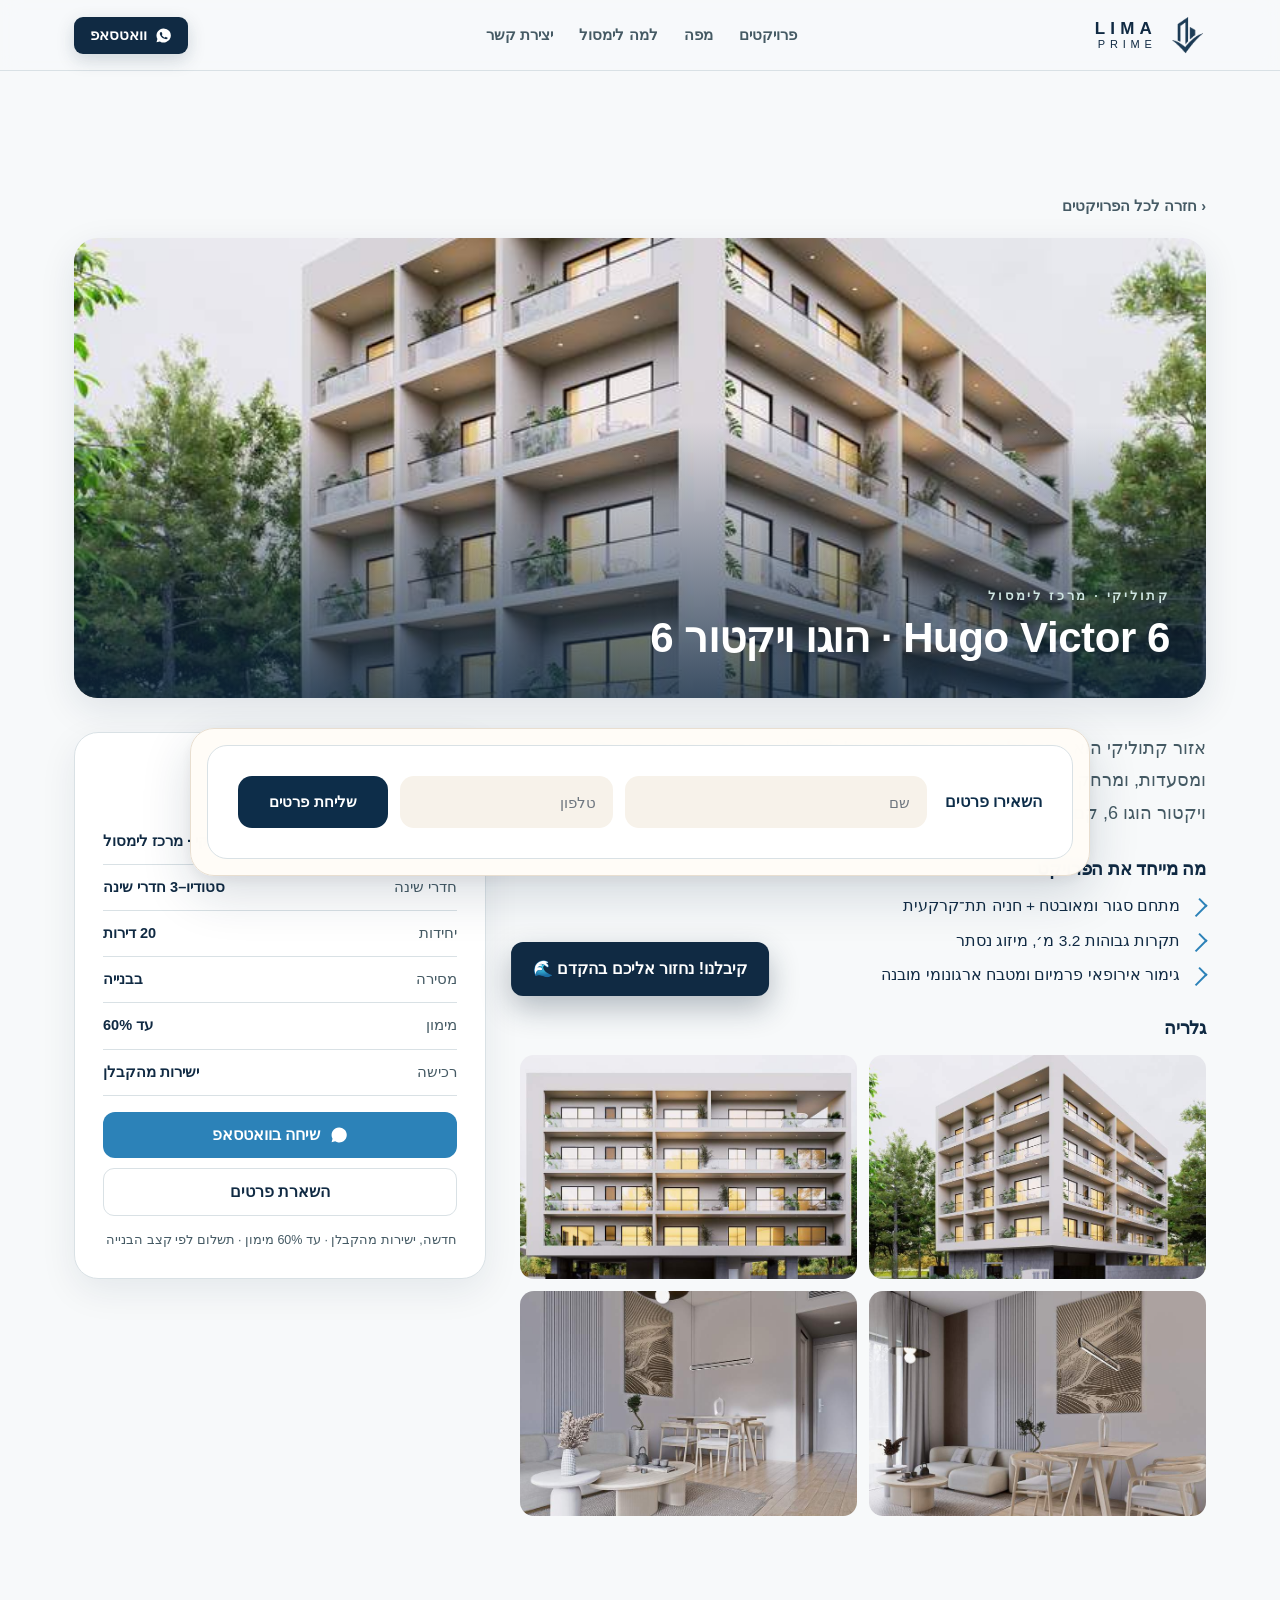
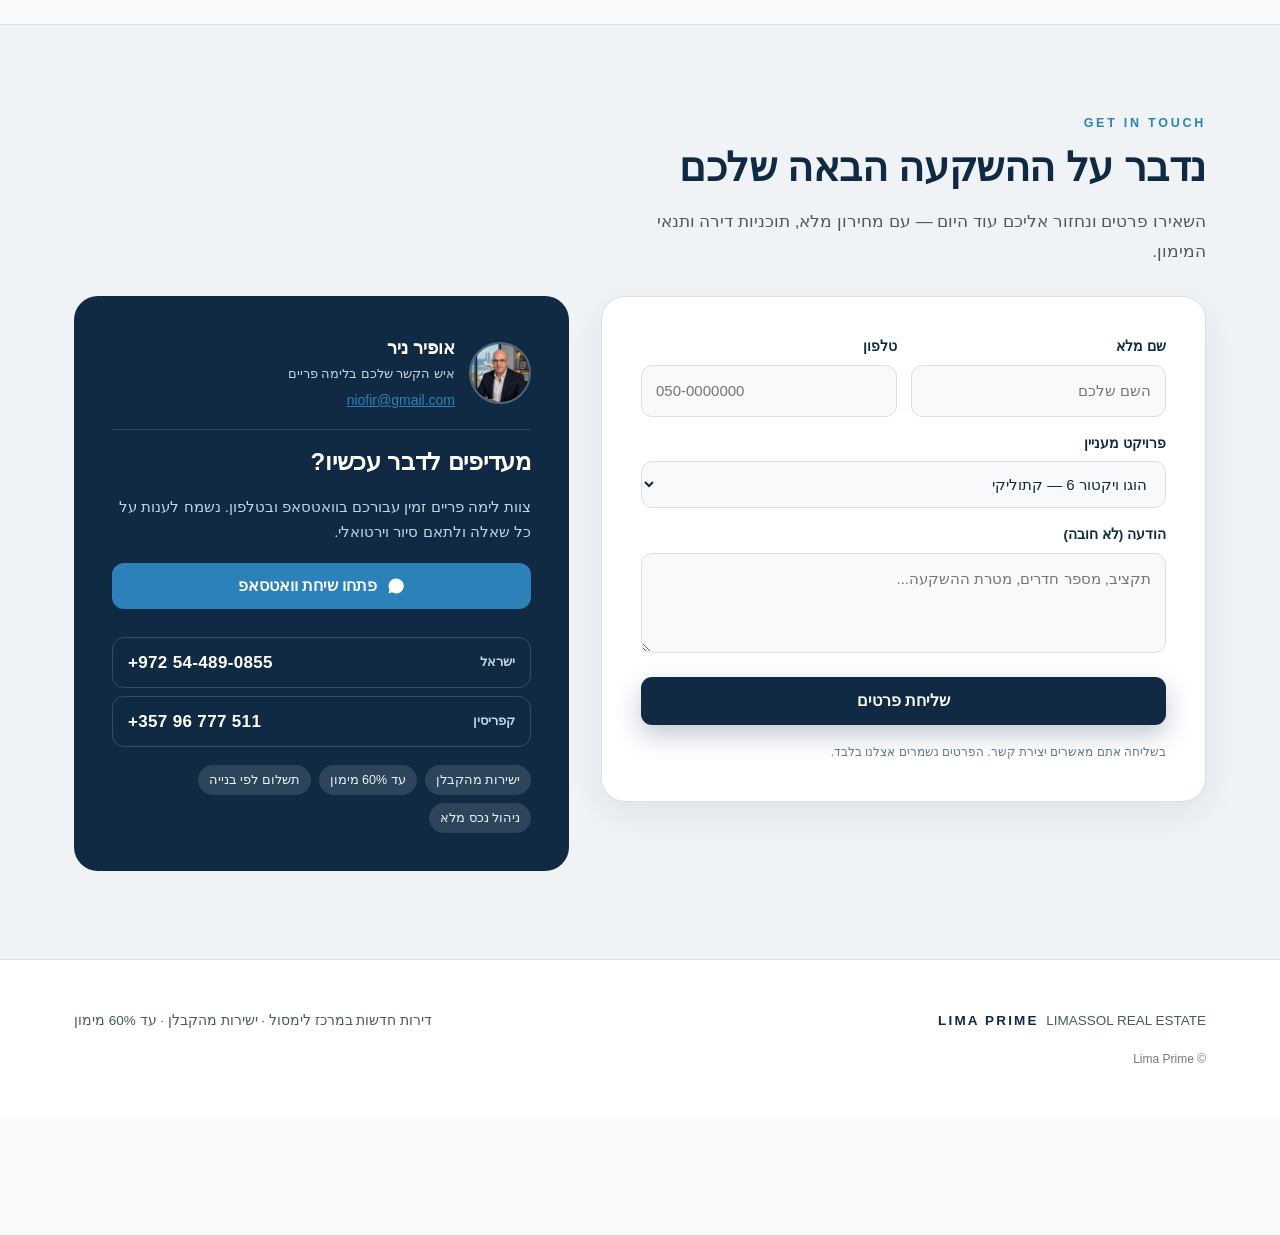
<file: projects/anotera/index.html>
<!doctype html>
<html lang="he" dir="rtl">
<head>
<meta charset="utf-8">
<meta name="viewport" content="width=device-width, initial-scale=1">
<meta name="google-site-verification" content="UAgLvy34qBZ3VjbonvDtQ4hzfrrOWzHWhnGqoYVvIDc">
<title>Hugo Victor 6 · הוגו ויקטור 6 — קתוליקי | לימה פריים</title>
<meta name="description" content="אזור קתוליקי הוא אחד מלבותיה ההיסטוריים של לימסול — רחובות בוטיק, בתי קפה ומסעדות, ומרחק הליכה מהמרינה, מטיילת המולוס ומכיכר הטירה העתיקה. כאן, ברחוב ויקטור…">
<link rel="canonical" href="https://limaprime.com/projects/anotera/">
<meta name="theme-color" content="#1E3A5F">
<link rel="icon" type="image/png" href="/assets/logo.webp">
<meta property="og:site_name" content="Lima Prime"><meta property="og:locale" content="he_IL">
<meta property="og:type" content="article">
<meta property="og:title" content="Hugo Victor 6 · הוגו ויקטור 6 — קתוליקי | לימה פריים">
<meta property="og:description" content="אזור קתוליקי הוא אחד מלבותיה ההיסטוריים של לימסול — רחובות בוטיק, בתי קפה ומסעדות, ומרחק הליכה מהמרינה, מטיילת המולוס ומכיכר הטירה העתיקה. כאן, ברחוב ויקטור…">
<meta property="og:url" content="https://limaprime.com/projects/anotera/">
<meta property="og:image" content="https://limaprime.com/assets/card-anotera.jpg">
<meta property="og:image:width" content="1200"><meta property="og:image:height" content="630">
<meta name="twitter:card" content="summary_large_image">
<meta name="twitter:title" content="Hugo Victor 6 · הוגו ויקטור 6 — קתוליקי | לימה פריים">
<meta name="twitter:description" content="אזור קתוליקי הוא אחד מלבותיה ההיסטוריים של לימסול — רחובות בוטיק, בתי קפה ומסעדות, ומרחק הליכה מהמרינה, מטיילת המולוס ומכיכר הטירה העתיקה. כאן, ברחוב ויקטור…">
<meta name="twitter:image" content="https://limaprime.com/assets/card-anotera.jpg">
<link rel="stylesheet" href="/assets/style.css?v=1790502278">
<script type="application/ld+json">{"@context": "https://schema.org", "@type": "Residence", "name": "Hugo Victor 6 · הוגו ויקטור 6", "description": "אזור קתוליקי הוא אחד מלבותיה ההיסטוריים של לימסול — רחובות בוטיק, בתי קפה ומסעדות, ומרחק הליכה מהמרינה, מטיילת המולוס ומכיכר הטירה העתיקה. כאן, ברחוב ויקטור…", "url": "https://limaprime.com/projects/anotera/", "image": "https://limaprime.com/assets/card-anotera.webp", "address": {"@type": "PostalAddress", "addressLocality": "Limassol", "addressCountry": "CY"}, "offers": {"@type": "Offer", "priceCurrency": "EUR", "price": "208000", "availability": "https://schema.org/InStock", "url": "https://limaprime.com/projects/anotera/"}}</script>
</head>
<body data-project="anotera">
<header>
 <div class="wrap nav">
  <div class="brand" onclick="location.href='/'">
   <img class="mark-img" src="/assets/logo.webp" alt="Lima Prime">
   <div class="wm"><b>LIMA</b><span>PRIME</span></div>
  </div>
  <nav class="menu">
   <a href="/#projects">פרויקטים</a><a href="/#map">מפה</a><a href="/#why">למה לימסול</a><a href="#contact">יצירת קשר</a>
  </nav>
  <button class="wa" onclick="wa()"><svg viewBox="0 0 24 24" fill="currentColor"><path d="M12 2a10 10 0 0 0-8.6 15l-1.3 4.7 4.8-1.3A10 10 0 1 0 12 2Zm5.3 14.1c-.2.6-1.2 1.2-1.7 1.2-.4 0-1 .1-3.2-.9-2.7-1.1-4.4-3.9-4.5-4.1-.1-.2-1.1-1.4-1.1-2.7s.7-1.9.9-2.1c.2-.2.5-.3.7-.3h.5c.2 0 .4 0 .6.5l.8 2c.1.2.1.4 0 .5l-.4.6c-.2.2-.3.4-.1.7.2.3.9 1.4 1.9 2.2 1.3 1.1 2 1.3 2.3 1.1l.7-.7c.2-.2.4-.2.6-.1l1.9.9c.3.2.5.3.6.4.1.3.1.7-.1 1.2Z"/></svg>וואטסאפ</button>
 </div>
</header>
<main>
<section>
 <div class="wrap detail-wrap">
  <a class="back" href="/#projects">‹ חזרה לכל הפרויקטים</a>
  <div class="detail-hero"><img src="/assets/anotera-1.jpg" alt="הוגו ויקטור 6"><div class="ov"><div><div class="eyebrow">קתוליקי · מרכז לימסול</div><h2><span class="lat">Hugo Victor 6</span> · הוגו ויקטור 6</h2></div></div></div>
  <div class="detail-body">
   <div class="detail-main">
    <p class="intro">אזור קתוליקי הוא אחד מלבותיה ההיסטוריים של לימסול — רחובות בוטיק, בתי קפה ומסעדות, ומרחק הליכה מהמרינה, מטיילת המולוס ומכיכר הטירה העתיקה. כאן, ברחוב ויקטור הוגו 6, קם מתחם סגור ומאובטח של 20 דירות בלבד עם חניה תת־קרקעית.</p>
    <h4 class="blk">מה מייחד את הפרויקט</h4>
    <ul class="feat"><li>מתחם סגור ומאובטח + חניה תת־קרקעית</li><li>תקרות גבוהות 3.2 מ׳, מיזוג נסתר</li><li>גימור אירופאי פרמיום ומטבח ארגונומי מובנה</li></ul>
    <h4 class="blk">גלריה</h4>
    <div class="gallery"><img src="/assets/anotera-1.jpg" alt="הוגו ויקטור 6" loading="lazy"><img src="/assets/anotera-2.jpg" alt="הוגו ויקטור 6" loading="lazy"><img src="/assets/anotera-3.jpg" alt="הוגו ויקטור 6" loading="lazy"><img src="/assets/anotera-4.jpg" alt="הוגו ויקטור 6" loading="lazy"></div>
   </div>
   <aside class="detail-side">
    <div class="price-tag">מ־€208,000</div>
    <div class="spec-rows"><div class="row"><span>מיקום</span><b>קתוליקי · מרכז לימסול</b></div><div class="row"><span>חדרי שינה</span><b>סטודיו–3 חדרי שינה</b></div><div class="row"><span>יחידות</span><b>20 דירות</b></div><div class="row"><span>מסירה</span><b>בבנייה</b></div><div class="row"><span>מימון</span><b>עד 60%</b></div><div class="row"><span>רכישה</span><b>ישירות מהקבלן</b></div></div>
    <button class="wa-big" onclick="wa('Hugo Victor 6')"><svg viewBox="0 0 24 24" width="18" fill="currentColor"><path d="M12 2a10 10 0 0 0-8.6 15l-1.3 4.7 4.8-1.3A10 10 0 1 0 12 2Z"/></svg>שיחה בוואטסאפ</button>
    <button class="btn btn-ghost" style="width:100%;justify-content:center" onclick="goContact()">השארת פרטים</button>
    <p class="sidenote">חדשה, ישירות מהקבלן · עד 60% מימון · תשלום לפי קצב הבנייה</p>
   </aside>
  </div>
 </div>
</section>
</main>
<section id="contact" class="contact">
 <div class="wrap">
  <div class="sec-head"><div class="eyebrow">GET IN TOUCH</div><h2>נדבר על ההשקעה הבאה שלכם</h2>
   <p>השאירו פרטים ונחזור אליכם עוד היום — עם מחירון מלא, תוכניות דירה ותנאי המימון.</p></div>
  <div class="contact-grid">
   <form onsubmit="return submitLead(event)">
    <div class="form-row">
     <div class="field"><label>שם מלא</label><input id="lead-name" name="name" required autocomplete="name" placeholder="השם שלכם"></div>
     <div class="field"><label>טלפון</label><input id="lead-phone" name="tel" required type="tel" inputmode="tel" autocomplete="tel" placeholder="050-0000000"></div>
    </div>
    <div class="field"><label>פרויקט מעניין</label><select id="lead-proj"><option>הוגו ויקטור 6 — קתוליקי</option><option>Alveo — העיר העתיקה</option><option>Caeli — אגיוס אתנסיוס</option><option>Orien — אגיוס אתנסיוס</option><option>Vireo — אקאלי</option><option>Elio — מרכז העיר</option><option>Evora — ג&#x27;רמסויה</option><option>Seya — פנתאה</option><option>Delta — מרכז העיר</option><option>עדיין לא בטוח/ה — רוצה ייעוץ</option></select></div>
    <div class="field"><label>הודעה (לא חובה)</label><textarea id="lead-msg" rows="3" placeholder="תקציב, מספר חדרים, מטרת ההשקעה..."></textarea></div>
    <button class="btn btn-primary" style="width:100%;justify-content:center" type="submit">שליחת פרטים</button>
    <p class="pixnote">בשליחה אתם מאשרים יצירת קשר. הפרטים נשמרים אצלנו בלבד.</p>
   </form>
   <aside class="side-panel">
    <div class="rep">
     <div class="rep-ava"><img src="/assets/ofir.webp" alt="אופיר ניר — לימה פריים"></div>
     <div class="rep-info"><b>אופיר ניר</b><span>איש הקשר שלכם בלימה פריים</span><a class="rep-mail" href="mailto:niofir@gmail.com">niofir@gmail.com</a></div>
    </div>
    <h3>מעדיפים לדבר עכשיו?</h3>
    <p>צוות לימה פריים זמין עבורכם בוואטסאפ ובטלפון. נשמח לענות על כל שאלה ולתאם סיור וירטואלי.</p>
    <button class="wa-big" onclick="wa()"><svg viewBox="0 0 24 24" width="18" fill="currentColor"><path d="M12 2a10 10 0 0 0-8.6 15l-1.3 4.7 4.8-1.3A10 10 0 1 0 12 2Z"/></svg>פתחו שיחת וואטסאפ</button>
    <div class="phones">
     <a class="ph" href="tel:+972544890855"><span class="ph-loc">ישראל</span><span class="ph-num">+972 54-489-0855</span></a>
     <a class="ph" href="tel:+35796777511"><span class="ph-loc">קפריסין</span><span class="ph-num">+357 96 777 511</span></a>
    </div>
    <div class="trust-mini"><span>ישירות מהקבלן</span><span>עד 60% מימון</span><span>תשלום לפי בנייה</span><span>ניהול נכס מלא</span></div>
   </aside>
  </div>
 </div>
</section>
<footer>
 <div class="wrap foot">
  <div class="wm lat" style="direction:ltr"><b style="color:var(--brand-ink);letter-spacing:.16em;font-weight:800">LIMA PRIME</b> &nbsp;<span style="color:var(--muted)">LIMASSOL REAL ESTATE</span></div>
  <div>דירות חדשות במרכז לימסול · ישירות מהקבלן · עד 60% מימון</div>
 </div>
 <div class="wrap pixnote">© Lima Prime</div>
</footer>
<div class="wa-modal" id="waModal" aria-hidden="true" onclick="if(event.target===this)waClose()">
 <div class="wa-box">
  <button class="wa-x" onclick="waClose()" aria-label="סגור">×</button>
  <div class="wa-ic"><svg viewBox="0 0 24 24" fill="currentColor"><path d="M12 2a10 10 0 0 0-8.6 15l-1.3 4.7 4.8-1.3A10 10 0 1 0 12 2Zm5.3 14.1c-.2.6-1.2 1.2-1.7 1.2-.4 0-1 .1-3.2-.9-2.7-1.1-4.4-3.9-4.5-4.1-.1-.2-1.1-1.4-1.1-2.7s.7-1.9.9-2.1c.2-.2.5-.3.7-.3h.5c.2 0 .4 0 .6.5l.8 2c.1.2.1.4 0 .5l-.4.6c-.2.2-.3.4-.1.7.2.3.9 1.4 1.9 2.2 1.3 1.1 2 1.3 2.3 1.1l.7-.7c.2-.2.4-.2.6-.1l1.9.9c.3.2.5.3.6.4.1.3.1.7-.1 1.2Z"/></svg></div>
  <h3>נדבר בוואטסאפ</h3>
  <p>השאירו שם וטלפון ונפתח את השיחה — כדי שנוכל לחזור אליכם גם אם היא תתנתק.</p>
  <form onsubmit="return waSubmit(event)">
   <input id="wa-name" name="name" autocomplete="name" placeholder="שם (לא חובה)">
   <input id="wa-phone" required type="tel" inputmode="tel" autocomplete="tel" placeholder="טלפון">
   <button class="wa-big" type="submit"><svg viewBox="0 0 24 24" width="18" fill="currentColor"><path d="M12 2a10 10 0 0 0-8.6 15l-1.3 4.7 4.8-1.3A10 10 0 1 0 12 2Z"/></svg>פתחו וואטסאפ</button>
  </form>
  <button class="wa-skip" onclick="waSkip()">דלגו ופתחו וואטסאפ ישירות</button>
 </div>
</div>
<div class="toast" id="toast">קיבלנו! נחזור אליכם בהקדם 🌊</div>
<script src="/assets/app.js?v=1790502278" defer></script>
</body>
</html>
</file>
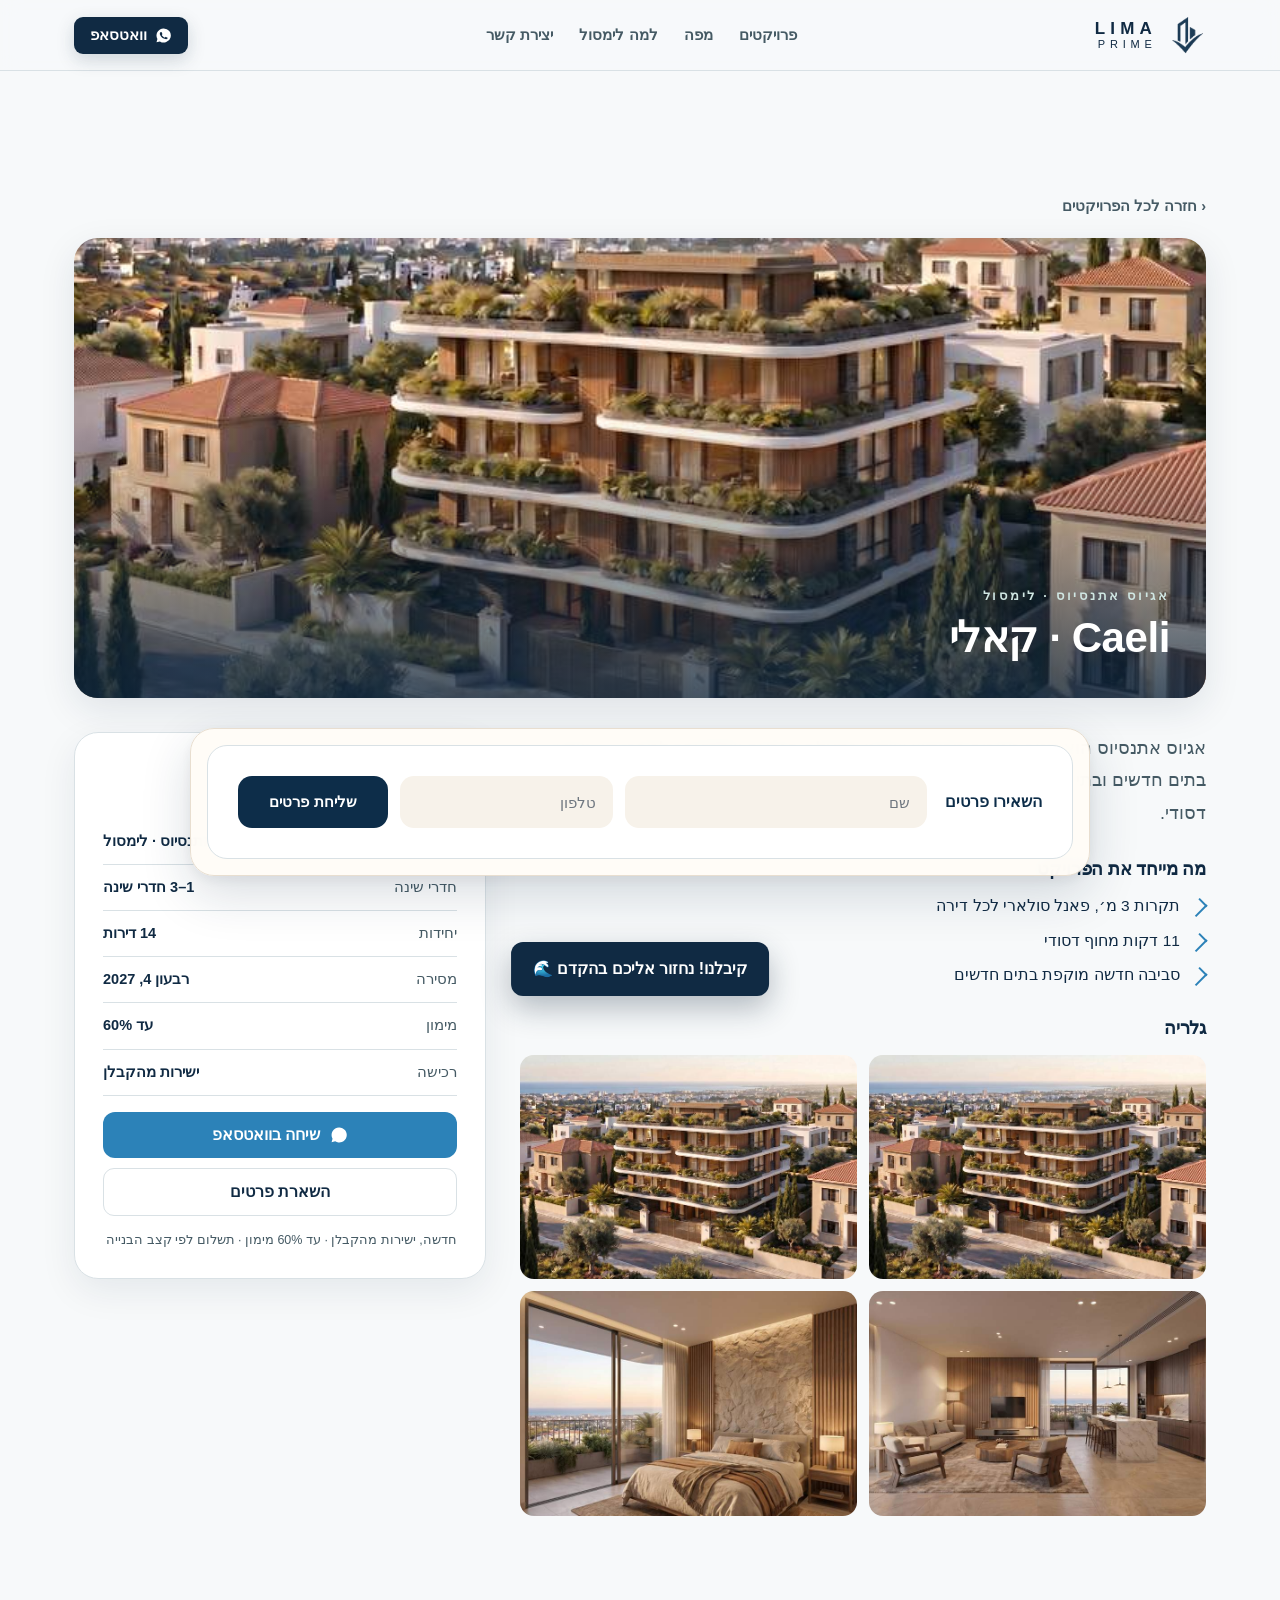
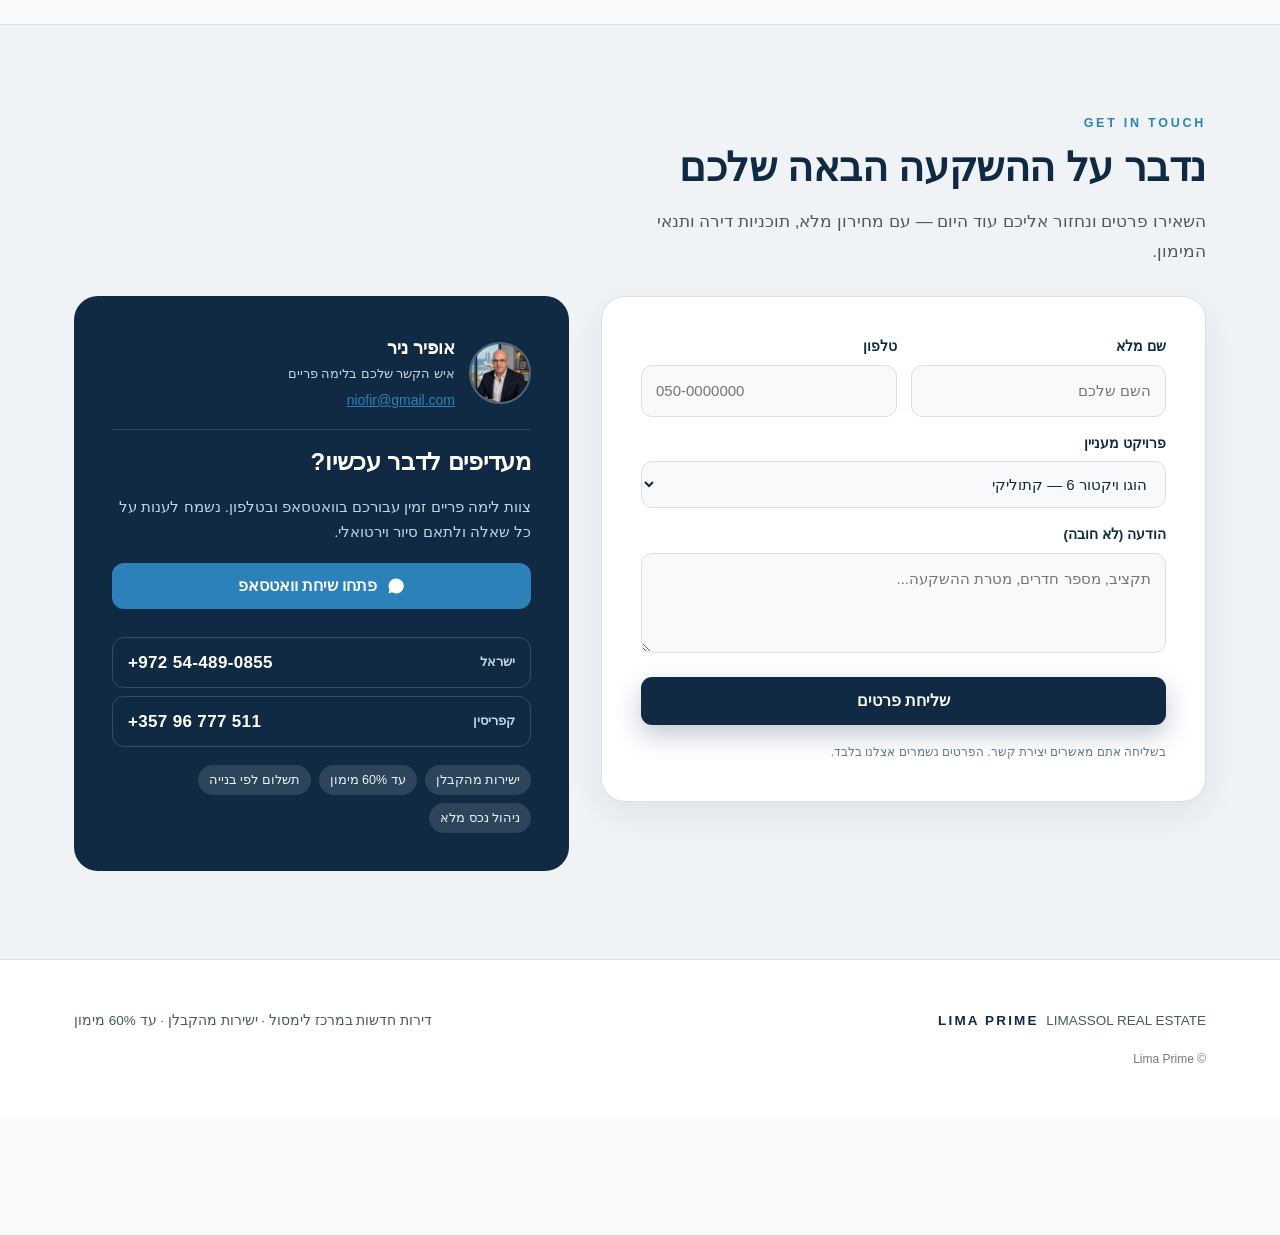
<file: projects/caeli/index.html>
<!doctype html>
<html lang="he" dir="rtl">
<head>
<meta charset="utf-8">
<meta name="viewport" content="width=device-width, initial-scale=1">
<meta name="google-site-verification" content="UAgLvy34qBZ3VjbonvDtQ4hzfrrOWzHWhnGqoYVvIDc">
<title>Caeli · קאלי — אגיוס אתנסיוס | לימה פריים</title>
<meta name="description" content="אגיוס אתנסיוס הוא אזור מגורים מבוקש ושקט במעלה הגבעה שממערב למרכז — מוקף בתים חדשים ובתי ספר בינלאומיים, עם גישה מהירה לכביש המהיר ו־11 דקות נסיעה מחוף דסודי.">
<link rel="canonical" href="https://limaprime.com/projects/caeli/">
<meta name="theme-color" content="#1E3A5F">
<link rel="icon" type="image/png" href="/assets/logo.webp">
<meta property="og:site_name" content="Lima Prime"><meta property="og:locale" content="he_IL">
<meta property="og:type" content="article">
<meta property="og:title" content="Caeli · קאלי — אגיוס אתנסיוס | לימה פריים">
<meta property="og:description" content="אגיוס אתנסיוס הוא אזור מגורים מבוקש ושקט במעלה הגבעה שממערב למרכז — מוקף בתים חדשים ובתי ספר בינלאומיים, עם גישה מהירה לכביש המהיר ו־11 דקות נסיעה מחוף דסודי.">
<meta property="og:url" content="https://limaprime.com/projects/caeli/">
<meta property="og:image" content="https://limaprime.com/assets/card-caeli.jpg">
<meta property="og:image:width" content="1200"><meta property="og:image:height" content="630">
<meta name="twitter:card" content="summary_large_image">
<meta name="twitter:title" content="Caeli · קאלי — אגיוס אתנסיוס | לימה פריים">
<meta name="twitter:description" content="אגיוס אתנסיוס הוא אזור מגורים מבוקש ושקט במעלה הגבעה שממערב למרכז — מוקף בתים חדשים ובתי ספר בינלאומיים, עם גישה מהירה לכביש המהיר ו־11 דקות נסיעה מחוף דסודי.">
<meta name="twitter:image" content="https://limaprime.com/assets/card-caeli.jpg">
<link rel="stylesheet" href="/assets/style.css?v=1790502278">
<script type="application/ld+json">{"@context": "https://schema.org", "@type": "Residence", "name": "Caeli · קאלי", "description": "אגיוס אתנסיוס הוא אזור מגורים מבוקש ושקט במעלה הגבעה שממערב למרכז — מוקף בתים חדשים ובתי ספר בינלאומיים, עם גישה מהירה לכביש המהיר ו־11 דקות נסיעה מחוף דסודי.", "url": "https://limaprime.com/projects/caeli/", "image": "https://limaprime.com/assets/card-caeli.webp", "address": {"@type": "PostalAddress", "addressLocality": "Limassol", "addressCountry": "CY"}, "offers": {"@type": "Offer", "priceCurrency": "EUR", "price": "250000", "availability": "https://schema.org/InStock", "url": "https://limaprime.com/projects/caeli/"}}</script>
</head>
<body data-project="caeli">
<header>
 <div class="wrap nav">
  <div class="brand" onclick="location.href='/'">
   <img class="mark-img" src="/assets/logo.webp" alt="Lima Prime">
   <div class="wm"><b>LIMA</b><span>PRIME</span></div>
  </div>
  <nav class="menu">
   <a href="/#projects">פרויקטים</a><a href="/#map">מפה</a><a href="/#why">למה לימסול</a><a href="#contact">יצירת קשר</a>
  </nav>
  <button class="wa" onclick="wa()"><svg viewBox="0 0 24 24" fill="currentColor"><path d="M12 2a10 10 0 0 0-8.6 15l-1.3 4.7 4.8-1.3A10 10 0 1 0 12 2Zm5.3 14.1c-.2.6-1.2 1.2-1.7 1.2-.4 0-1 .1-3.2-.9-2.7-1.1-4.4-3.9-4.5-4.1-.1-.2-1.1-1.4-1.1-2.7s.7-1.9.9-2.1c.2-.2.5-.3.7-.3h.5c.2 0 .4 0 .6.5l.8 2c.1.2.1.4 0 .5l-.4.6c-.2.2-.3.4-.1.7.2.3.9 1.4 1.9 2.2 1.3 1.1 2 1.3 2.3 1.1l.7-.7c.2-.2.4-.2.6-.1l1.9.9c.3.2.5.3.6.4.1.3.1.7-.1 1.2Z"/></svg>וואטסאפ</button>
 </div>
</header>
<main>
<section>
 <div class="wrap detail-wrap">
  <a class="back" href="/#projects">‹ חזרה לכל הפרויקטים</a>
  <div class="detail-hero"><img src="/assets/caeli-1.jpg" alt="קאלי"><div class="ov"><div><div class="eyebrow">אגיוס אתנסיוס · לימסול</div><h2><span class="lat">Caeli</span> · קאלי</h2></div></div></div>
  <div class="detail-body">
   <div class="detail-main">
    <p class="intro">אגיוס אתנסיוס הוא אזור מגורים מבוקש ושקט במעלה הגבעה שממערב למרכז — מוקף בתים חדשים ובתי ספר בינלאומיים, עם גישה מהירה לכביש המהיר ו־11 דקות נסיעה מחוף דסודי.</p>
    <h4 class="blk">מה מייחד את הפרויקט</h4>
    <ul class="feat"><li>תקרות 3 מ׳, פאנל סולארי לכל דירה</li><li>11 דקות מחוף דסודי</li><li>סביבה חדשה מוקפת בתים חדשים</li></ul>
    <h4 class="blk">גלריה</h4>
    <div class="gallery"><img src="/assets/caeli-1.jpg" alt="קאלי" loading="lazy"><img src="/assets/caeli-2.jpg" alt="קאלי" loading="lazy"><img src="/assets/caeli-3.jpg" alt="קאלי" loading="lazy"><img src="/assets/caeli-4.jpg" alt="קאלי" loading="lazy"></div>
   </div>
   <aside class="detail-side">
    <div class="price-tag">מ־€250,000</div>
    <div class="spec-rows"><div class="row"><span>מיקום</span><b>אגיוס אתנסיוס · לימסול</b></div><div class="row"><span>חדרי שינה</span><b>1–3 חדרי שינה</b></div><div class="row"><span>יחידות</span><b>14 דירות</b></div><div class="row"><span>מסירה</span><b>רבעון 4, 2027</b></div><div class="row"><span>מימון</span><b>עד 60%</b></div><div class="row"><span>רכישה</span><b>ישירות מהקבלן</b></div></div>
    <button class="wa-big" onclick="wa('Caeli')"><svg viewBox="0 0 24 24" width="18" fill="currentColor"><path d="M12 2a10 10 0 0 0-8.6 15l-1.3 4.7 4.8-1.3A10 10 0 1 0 12 2Z"/></svg>שיחה בוואטסאפ</button>
    <button class="btn btn-ghost" style="width:100%;justify-content:center" onclick="goContact()">השארת פרטים</button>
    <p class="sidenote">חדשה, ישירות מהקבלן · עד 60% מימון · תשלום לפי קצב הבנייה</p>
   </aside>
  </div>
 </div>
</section>
</main>
<section id="contact" class="contact">
 <div class="wrap">
  <div class="sec-head"><div class="eyebrow">GET IN TOUCH</div><h2>נדבר על ההשקעה הבאה שלכם</h2>
   <p>השאירו פרטים ונחזור אליכם עוד היום — עם מחירון מלא, תוכניות דירה ותנאי המימון.</p></div>
  <div class="contact-grid">
   <form onsubmit="return submitLead(event)">
    <div class="form-row">
     <div class="field"><label>שם מלא</label><input id="lead-name" name="name" required autocomplete="name" placeholder="השם שלכם"></div>
     <div class="field"><label>טלפון</label><input id="lead-phone" name="tel" required type="tel" inputmode="tel" autocomplete="tel" placeholder="050-0000000"></div>
    </div>
    <div class="field"><label>פרויקט מעניין</label><select id="lead-proj"><option>הוגו ויקטור 6 — קתוליקי</option><option>Alveo — העיר העתיקה</option><option>Caeli — אגיוס אתנסיוס</option><option>Orien — אגיוס אתנסיוס</option><option>Vireo — אקאלי</option><option>Elio — מרכז העיר</option><option>Evora — ג&#x27;רמסויה</option><option>Seya — פנתאה</option><option>Delta — מרכז העיר</option><option>עדיין לא בטוח/ה — רוצה ייעוץ</option></select></div>
    <div class="field"><label>הודעה (לא חובה)</label><textarea id="lead-msg" rows="3" placeholder="תקציב, מספר חדרים, מטרת ההשקעה..."></textarea></div>
    <button class="btn btn-primary" style="width:100%;justify-content:center" type="submit">שליחת פרטים</button>
    <p class="pixnote">בשליחה אתם מאשרים יצירת קשר. הפרטים נשמרים אצלנו בלבד.</p>
   </form>
   <aside class="side-panel">
    <div class="rep">
     <div class="rep-ava"><img src="/assets/ofir.webp" alt="אופיר ניר — לימה פריים"></div>
     <div class="rep-info"><b>אופיר ניר</b><span>איש הקשר שלכם בלימה פריים</span><a class="rep-mail" href="mailto:niofir@gmail.com">niofir@gmail.com</a></div>
    </div>
    <h3>מעדיפים לדבר עכשיו?</h3>
    <p>צוות לימה פריים זמין עבורכם בוואטסאפ ובטלפון. נשמח לענות על כל שאלה ולתאם סיור וירטואלי.</p>
    <button class="wa-big" onclick="wa()"><svg viewBox="0 0 24 24" width="18" fill="currentColor"><path d="M12 2a10 10 0 0 0-8.6 15l-1.3 4.7 4.8-1.3A10 10 0 1 0 12 2Z"/></svg>פתחו שיחת וואטסאפ</button>
    <div class="phones">
     <a class="ph" href="tel:+972544890855"><span class="ph-loc">ישראל</span><span class="ph-num">+972 54-489-0855</span></a>
     <a class="ph" href="tel:+35796777511"><span class="ph-loc">קפריסין</span><span class="ph-num">+357 96 777 511</span></a>
    </div>
    <div class="trust-mini"><span>ישירות מהקבלן</span><span>עד 60% מימון</span><span>תשלום לפי בנייה</span><span>ניהול נכס מלא</span></div>
   </aside>
  </div>
 </div>
</section>
<footer>
 <div class="wrap foot">
  <div class="wm lat" style="direction:ltr"><b style="color:var(--brand-ink);letter-spacing:.16em;font-weight:800">LIMA PRIME</b> &nbsp;<span style="color:var(--muted)">LIMASSOL REAL ESTATE</span></div>
  <div>דירות חדשות במרכז לימסול · ישירות מהקבלן · עד 60% מימון</div>
 </div>
 <div class="wrap pixnote">© Lima Prime</div>
</footer>
<div class="wa-modal" id="waModal" aria-hidden="true" onclick="if(event.target===this)waClose()">
 <div class="wa-box">
  <button class="wa-x" onclick="waClose()" aria-label="סגור">×</button>
  <div class="wa-ic"><svg viewBox="0 0 24 24" fill="currentColor"><path d="M12 2a10 10 0 0 0-8.6 15l-1.3 4.7 4.8-1.3A10 10 0 1 0 12 2Zm5.3 14.1c-.2.6-1.2 1.2-1.7 1.2-.4 0-1 .1-3.2-.9-2.7-1.1-4.4-3.9-4.5-4.1-.1-.2-1.1-1.4-1.1-2.7s.7-1.9.9-2.1c.2-.2.5-.3.7-.3h.5c.2 0 .4 0 .6.5l.8 2c.1.2.1.4 0 .5l-.4.6c-.2.2-.3.4-.1.7.2.3.9 1.4 1.9 2.2 1.3 1.1 2 1.3 2.3 1.1l.7-.7c.2-.2.4-.2.6-.1l1.9.9c.3.2.5.3.6.4.1.3.1.7-.1 1.2Z"/></svg></div>
  <h3>נדבר בוואטסאפ</h3>
  <p>השאירו שם וטלפון ונפתח את השיחה — כדי שנוכל לחזור אליכם גם אם היא תתנתק.</p>
  <form onsubmit="return waSubmit(event)">
   <input id="wa-name" name="name" autocomplete="name" placeholder="שם (לא חובה)">
   <input id="wa-phone" required type="tel" inputmode="tel" autocomplete="tel" placeholder="טלפון">
   <button class="wa-big" type="submit"><svg viewBox="0 0 24 24" width="18" fill="currentColor"><path d="M12 2a10 10 0 0 0-8.6 15l-1.3 4.7 4.8-1.3A10 10 0 1 0 12 2Z"/></svg>פתחו וואטסאפ</button>
  </form>
  <button class="wa-skip" onclick="waSkip()">דלגו ופתחו וואטסאפ ישירות</button>
 </div>
</div>
<div class="toast" id="toast">קיבלנו! נחזור אליכם בהקדם 🌊</div>
<script src="/assets/app.js?v=1790502278" defer></script>
</body>
</html>
</file>
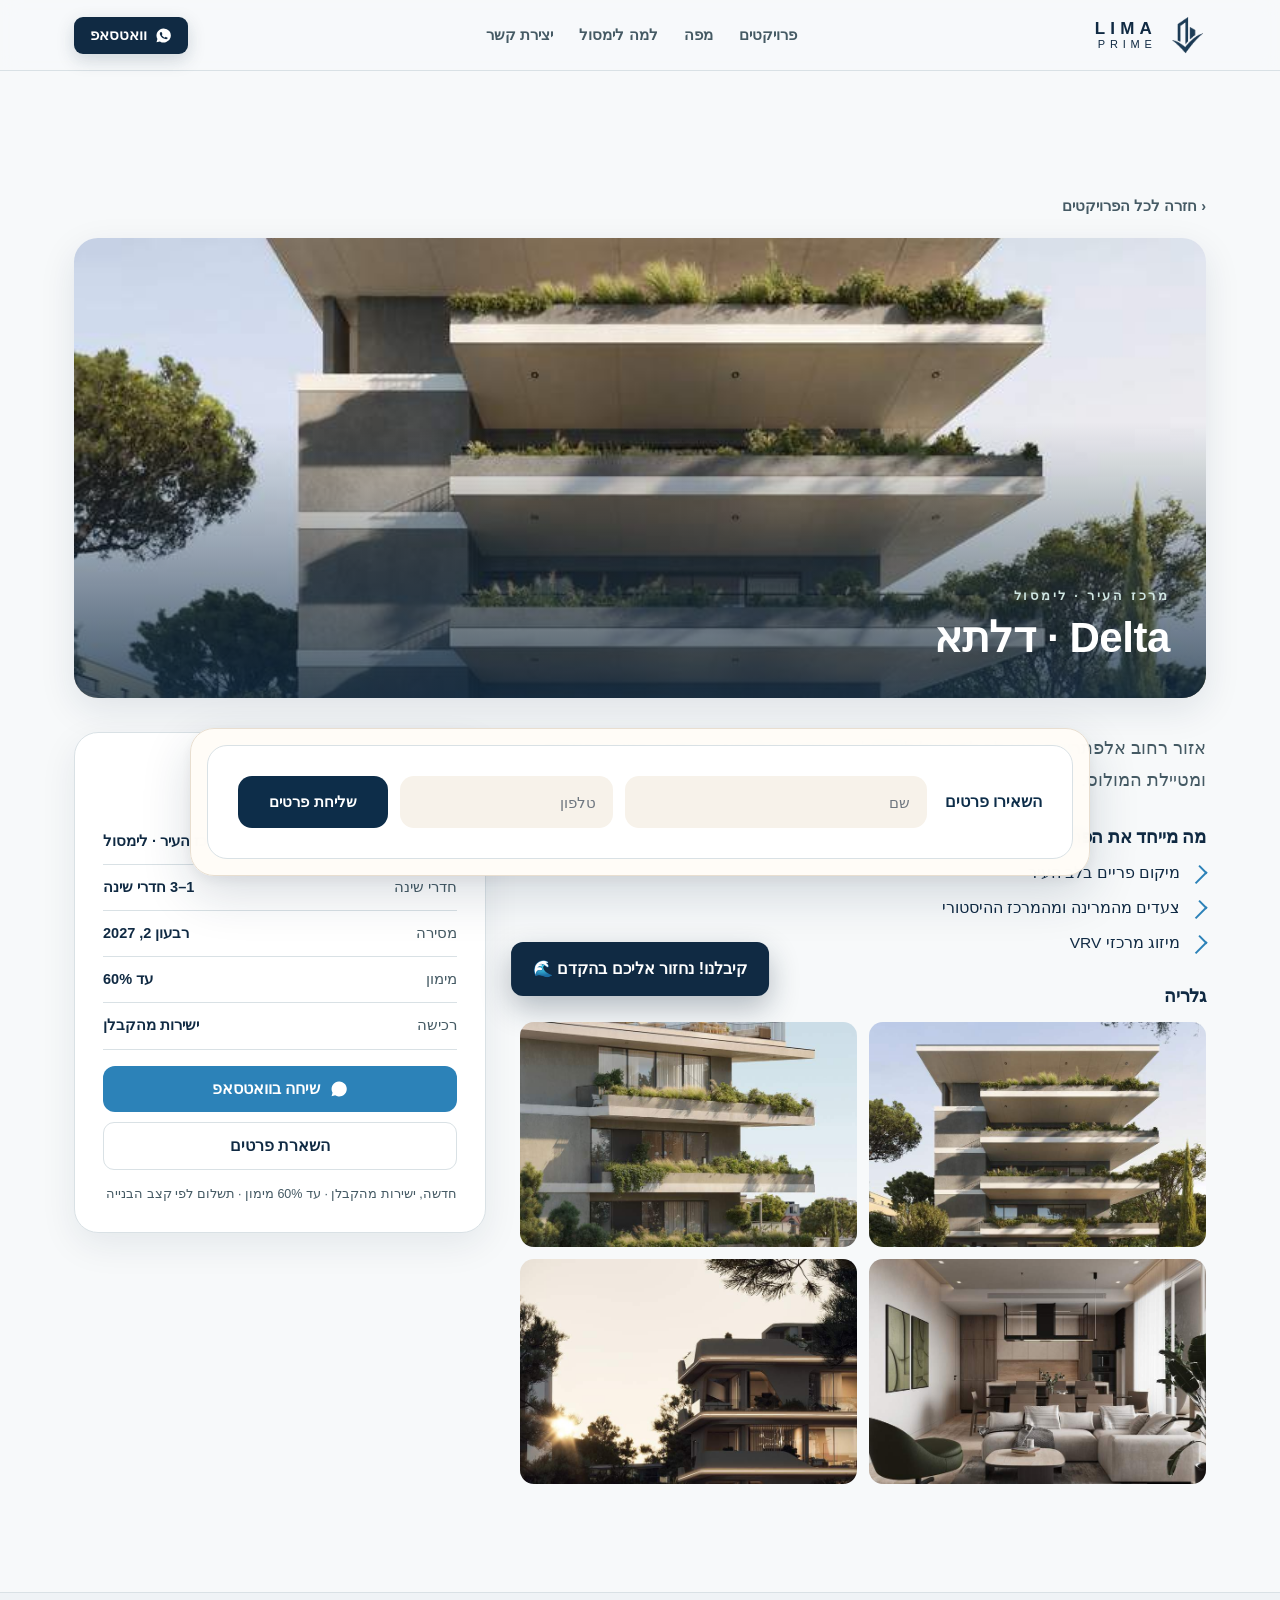
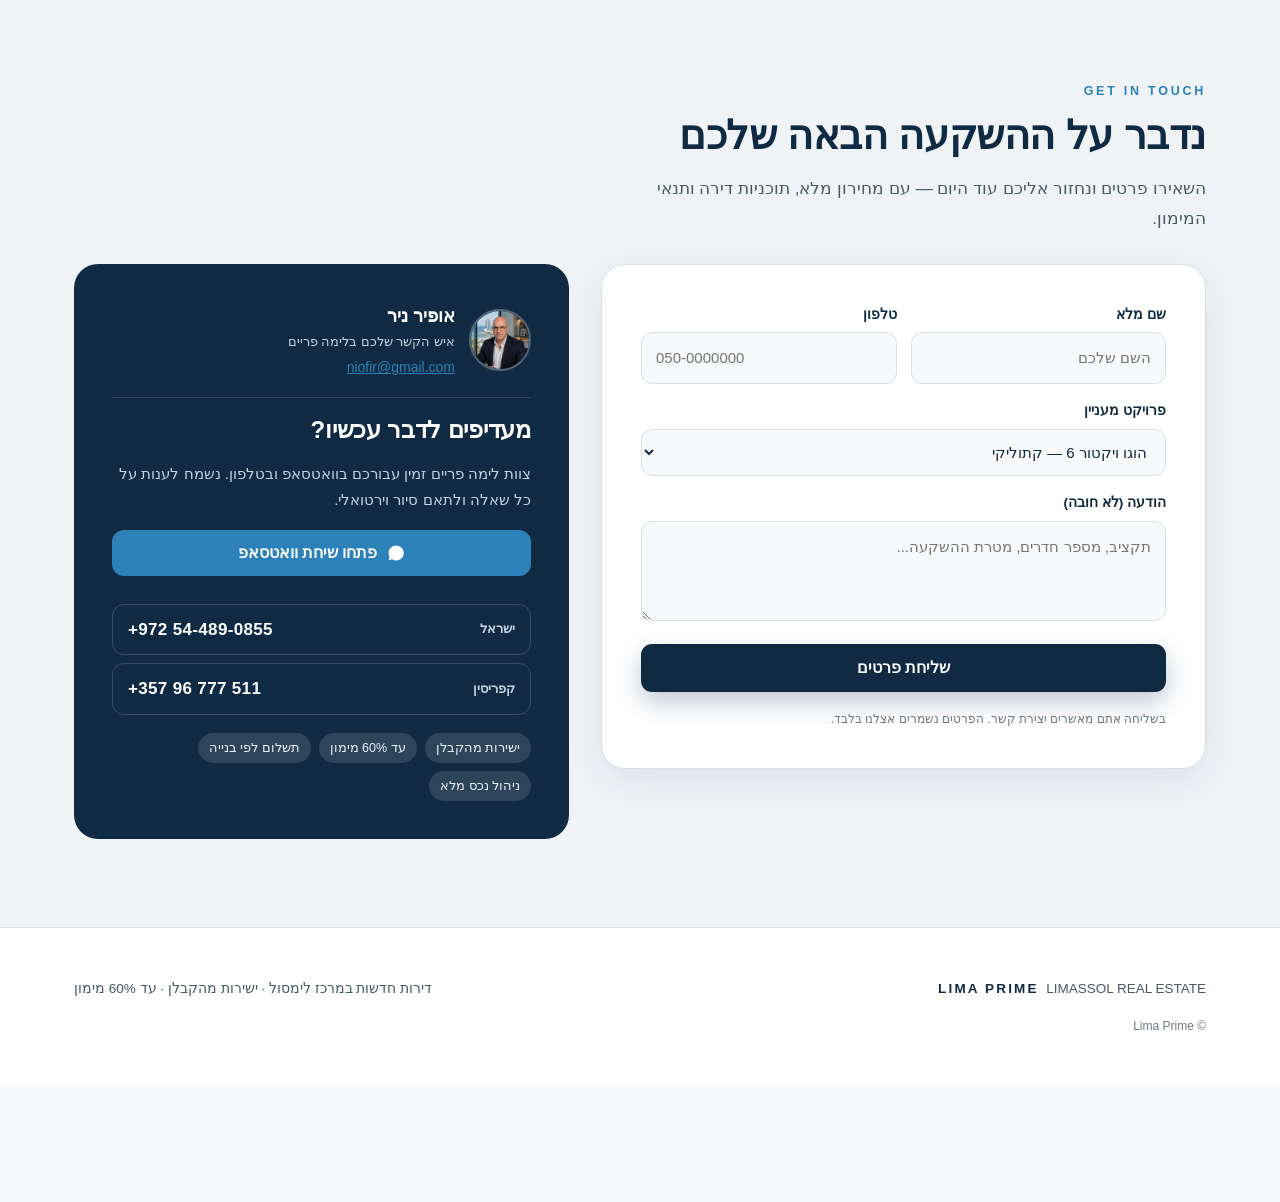
<file: projects/delta/index.html>
<!doctype html>
<html lang="he" dir="rtl">
<head>
<meta charset="utf-8">
<meta name="viewport" content="width=device-width, initial-scale=1">
<meta name="google-site-verification" content="UAgLvy34qBZ3VjbonvDtQ4hzfrrOWzHWhnGqoYVvIDc">
<title>Delta · דלתא — מרכז העיר | לימה פריים</title>
<meta name="description" content="אזור רחוב אלפתריאס הוא לב לבה של לימסול — צעדים מהמרינה, מכיכר הטירה העתיקה ומטיילת המולוס. מיקום אורבני פריים והזדמנות השקעה נדירה.">
<link rel="canonical" href="https://limaprime.com/projects/delta/">
<meta name="theme-color" content="#1E3A5F">
<link rel="icon" type="image/png" href="/assets/logo.webp">
<meta property="og:site_name" content="Lima Prime"><meta property="og:locale" content="he_IL">
<meta property="og:type" content="article">
<meta property="og:title" content="Delta · דלתא — מרכז העיר | לימה פריים">
<meta property="og:description" content="אזור רחוב אלפתריאס הוא לב לבה של לימסול — צעדים מהמרינה, מכיכר הטירה העתיקה ומטיילת המולוס. מיקום אורבני פריים והזדמנות השקעה נדירה.">
<meta property="og:url" content="https://limaprime.com/projects/delta/">
<meta property="og:image" content="https://limaprime.com/assets/card-delta.jpg">
<meta property="og:image:width" content="1200"><meta property="og:image:height" content="630">
<meta name="twitter:card" content="summary_large_image">
<meta name="twitter:title" content="Delta · דלתא — מרכז העיר | לימה פריים">
<meta name="twitter:description" content="אזור רחוב אלפתריאס הוא לב לבה של לימסול — צעדים מהמרינה, מכיכר הטירה העתיקה ומטיילת המולוס. מיקום אורבני פריים והזדמנות השקעה נדירה.">
<meta name="twitter:image" content="https://limaprime.com/assets/card-delta.jpg">
<link rel="stylesheet" href="/assets/style.css?v=1790502278">
<script type="application/ld+json">{"@context": "https://schema.org", "@type": "Residence", "name": "Delta · דלתא", "description": "אזור רחוב אלפתריאס הוא לב לבה של לימסול — צעדים מהמרינה, מכיכר הטירה העתיקה ומטיילת המולוס. מיקום אורבני פריים והזדמנות השקעה נדירה.", "url": "https://limaprime.com/projects/delta/", "image": "https://limaprime.com/assets/card-delta.webp", "address": {"@type": "PostalAddress", "addressLocality": "Limassol", "addressCountry": "CY"}}</script>
</head>
<body data-project="delta">
<header>
 <div class="wrap nav">
  <div class="brand" onclick="location.href='/'">
   <img class="mark-img" src="/assets/logo.webp" alt="Lima Prime">
   <div class="wm"><b>LIMA</b><span>PRIME</span></div>
  </div>
  <nav class="menu">
   <a href="/#projects">פרויקטים</a><a href="/#map">מפה</a><a href="/#why">למה לימסול</a><a href="#contact">יצירת קשר</a>
  </nav>
  <button class="wa" onclick="wa()"><svg viewBox="0 0 24 24" fill="currentColor"><path d="M12 2a10 10 0 0 0-8.6 15l-1.3 4.7 4.8-1.3A10 10 0 1 0 12 2Zm5.3 14.1c-.2.6-1.2 1.2-1.7 1.2-.4 0-1 .1-3.2-.9-2.7-1.1-4.4-3.9-4.5-4.1-.1-.2-1.1-1.4-1.1-2.7s.7-1.9.9-2.1c.2-.2.5-.3.7-.3h.5c.2 0 .4 0 .6.5l.8 2c.1.2.1.4 0 .5l-.4.6c-.2.2-.3.4-.1.7.2.3.9 1.4 1.9 2.2 1.3 1.1 2 1.3 2.3 1.1l.7-.7c.2-.2.4-.2.6-.1l1.9.9c.3.2.5.3.6.4.1.3.1.7-.1 1.2Z"/></svg>וואטסאפ</button>
 </div>
</header>
<main>
<section>
 <div class="wrap detail-wrap">
  <a class="back" href="/#projects">‹ חזרה לכל הפרויקטים</a>
  <div class="detail-hero"><img src="/assets/delta-1.jpg" alt="דלתא"><div class="ov"><div><div class="eyebrow">מרכז העיר · לימסול</div><h2><span class="lat">Delta</span> · דלתא</h2></div></div></div>
  <div class="detail-body">
   <div class="detail-main">
    <p class="intro">אזור רחוב אלפתריאס הוא לב לבה של לימסול — צעדים מהמרינה, מכיכר הטירה העתיקה ומטיילת המולוס. מיקום אורבני פריים והזדמנות השקעה נדירה.</p>
    <h4 class="blk">מה מייחד את הפרויקט</h4>
    <ul class="feat"><li>מיקום פריים בלב העיר</li><li>צעדים מהמרינה ומהמרכז ההיסטורי</li><li>מיזוג מרכזי VRV</li></ul>
    <h4 class="blk">גלריה</h4>
    <div class="gallery"><img src="/assets/delta-1.jpg" alt="דלתא" loading="lazy"><img src="/assets/delta-2.jpg" alt="דלתא" loading="lazy"><img src="/assets/delta-3.jpg" alt="דלתא" loading="lazy"><img src="/assets/delta-4.jpg" alt="דלתא" loading="lazy"></div>
   </div>
   <aside class="detail-side">
    <div class="price-tag">פרמיום · לפרטים</div>
    <div class="spec-rows"><div class="row"><span>מיקום</span><b>מרכז העיר · לימסול</b></div><div class="row"><span>חדרי שינה</span><b>1–3 חדרי שינה</b></div><div class="row"><span>מסירה</span><b>רבעון 2, 2027</b></div><div class="row"><span>מימון</span><b>עד 60%</b></div><div class="row"><span>רכישה</span><b>ישירות מהקבלן</b></div></div>
    <button class="wa-big" onclick="wa('Delta')"><svg viewBox="0 0 24 24" width="18" fill="currentColor"><path d="M12 2a10 10 0 0 0-8.6 15l-1.3 4.7 4.8-1.3A10 10 0 1 0 12 2Z"/></svg>שיחה בוואטסאפ</button>
    <button class="btn btn-ghost" style="width:100%;justify-content:center" onclick="goContact()">השארת פרטים</button>
    <p class="sidenote">חדשה, ישירות מהקבלן · עד 60% מימון · תשלום לפי קצב הבנייה</p>
   </aside>
  </div>
 </div>
</section>
</main>
<section id="contact" class="contact">
 <div class="wrap">
  <div class="sec-head"><div class="eyebrow">GET IN TOUCH</div><h2>נדבר על ההשקעה הבאה שלכם</h2>
   <p>השאירו פרטים ונחזור אליכם עוד היום — עם מחירון מלא, תוכניות דירה ותנאי המימון.</p></div>
  <div class="contact-grid">
   <form onsubmit="return submitLead(event)">
    <div class="form-row">
     <div class="field"><label>שם מלא</label><input id="lead-name" name="name" required autocomplete="name" placeholder="השם שלכם"></div>
     <div class="field"><label>טלפון</label><input id="lead-phone" name="tel" required type="tel" inputmode="tel" autocomplete="tel" placeholder="050-0000000"></div>
    </div>
    <div class="field"><label>פרויקט מעניין</label><select id="lead-proj"><option>הוגו ויקטור 6 — קתוליקי</option><option>Alveo — העיר העתיקה</option><option>Caeli — אגיוס אתנסיוס</option><option>Orien — אגיוס אתנסיוס</option><option>Vireo — אקאלי</option><option>Elio — מרכז העיר</option><option>Evora — ג&#x27;רמסויה</option><option>Seya — פנתאה</option><option>Delta — מרכז העיר</option><option>עדיין לא בטוח/ה — רוצה ייעוץ</option></select></div>
    <div class="field"><label>הודעה (לא חובה)</label><textarea id="lead-msg" rows="3" placeholder="תקציב, מספר חדרים, מטרת ההשקעה..."></textarea></div>
    <button class="btn btn-primary" style="width:100%;justify-content:center" type="submit">שליחת פרטים</button>
    <p class="pixnote">בשליחה אתם מאשרים יצירת קשר. הפרטים נשמרים אצלנו בלבד.</p>
   </form>
   <aside class="side-panel">
    <div class="rep">
     <div class="rep-ava"><img src="/assets/ofir.webp" alt="אופיר ניר — לימה פריים"></div>
     <div class="rep-info"><b>אופיר ניר</b><span>איש הקשר שלכם בלימה פריים</span><a class="rep-mail" href="mailto:niofir@gmail.com">niofir@gmail.com</a></div>
    </div>
    <h3>מעדיפים לדבר עכשיו?</h3>
    <p>צוות לימה פריים זמין עבורכם בוואטסאפ ובטלפון. נשמח לענות על כל שאלה ולתאם סיור וירטואלי.</p>
    <button class="wa-big" onclick="wa()"><svg viewBox="0 0 24 24" width="18" fill="currentColor"><path d="M12 2a10 10 0 0 0-8.6 15l-1.3 4.7 4.8-1.3A10 10 0 1 0 12 2Z"/></svg>פתחו שיחת וואטסאפ</button>
    <div class="phones">
     <a class="ph" href="tel:+972544890855"><span class="ph-loc">ישראל</span><span class="ph-num">+972 54-489-0855</span></a>
     <a class="ph" href="tel:+35796777511"><span class="ph-loc">קפריסין</span><span class="ph-num">+357 96 777 511</span></a>
    </div>
    <div class="trust-mini"><span>ישירות מהקבלן</span><span>עד 60% מימון</span><span>תשלום לפי בנייה</span><span>ניהול נכס מלא</span></div>
   </aside>
  </div>
 </div>
</section>
<footer>
 <div class="wrap foot">
  <div class="wm lat" style="direction:ltr"><b style="color:var(--brand-ink);letter-spacing:.16em;font-weight:800">LIMA PRIME</b> &nbsp;<span style="color:var(--muted)">LIMASSOL REAL ESTATE</span></div>
  <div>דירות חדשות במרכז לימסול · ישירות מהקבלן · עד 60% מימון</div>
 </div>
 <div class="wrap pixnote">© Lima Prime</div>
</footer>
<div class="wa-modal" id="waModal" aria-hidden="true" onclick="if(event.target===this)waClose()">
 <div class="wa-box">
  <button class="wa-x" onclick="waClose()" aria-label="סגור">×</button>
  <div class="wa-ic"><svg viewBox="0 0 24 24" fill="currentColor"><path d="M12 2a10 10 0 0 0-8.6 15l-1.3 4.7 4.8-1.3A10 10 0 1 0 12 2Zm5.3 14.1c-.2.6-1.2 1.2-1.7 1.2-.4 0-1 .1-3.2-.9-2.7-1.1-4.4-3.9-4.5-4.1-.1-.2-1.1-1.4-1.1-2.7s.7-1.9.9-2.1c.2-.2.5-.3.7-.3h.5c.2 0 .4 0 .6.5l.8 2c.1.2.1.4 0 .5l-.4.6c-.2.2-.3.4-.1.7.2.3.9 1.4 1.9 2.2 1.3 1.1 2 1.3 2.3 1.1l.7-.7c.2-.2.4-.2.6-.1l1.9.9c.3.2.5.3.6.4.1.3.1.7-.1 1.2Z"/></svg></div>
  <h3>נדבר בוואטסאפ</h3>
  <p>השאירו שם וטלפון ונפתח את השיחה — כדי שנוכל לחזור אליכם גם אם היא תתנתק.</p>
  <form onsubmit="return waSubmit(event)">
   <input id="wa-name" name="name" autocomplete="name" placeholder="שם (לא חובה)">
   <input id="wa-phone" required type="tel" inputmode="tel" autocomplete="tel" placeholder="טלפון">
   <button class="wa-big" type="submit"><svg viewBox="0 0 24 24" width="18" fill="currentColor"><path d="M12 2a10 10 0 0 0-8.6 15l-1.3 4.7 4.8-1.3A10 10 0 1 0 12 2Z"/></svg>פתחו וואטסאפ</button>
  </form>
  <button class="wa-skip" onclick="waSkip()">דלגו ופתחו וואטסאפ ישירות</button>
 </div>
</div>
<div class="toast" id="toast">קיבלנו! נחזור אליכם בהקדם 🌊</div>
<script src="/assets/app.js?v=1790502278" defer></script>
</body>
</html>
</file>
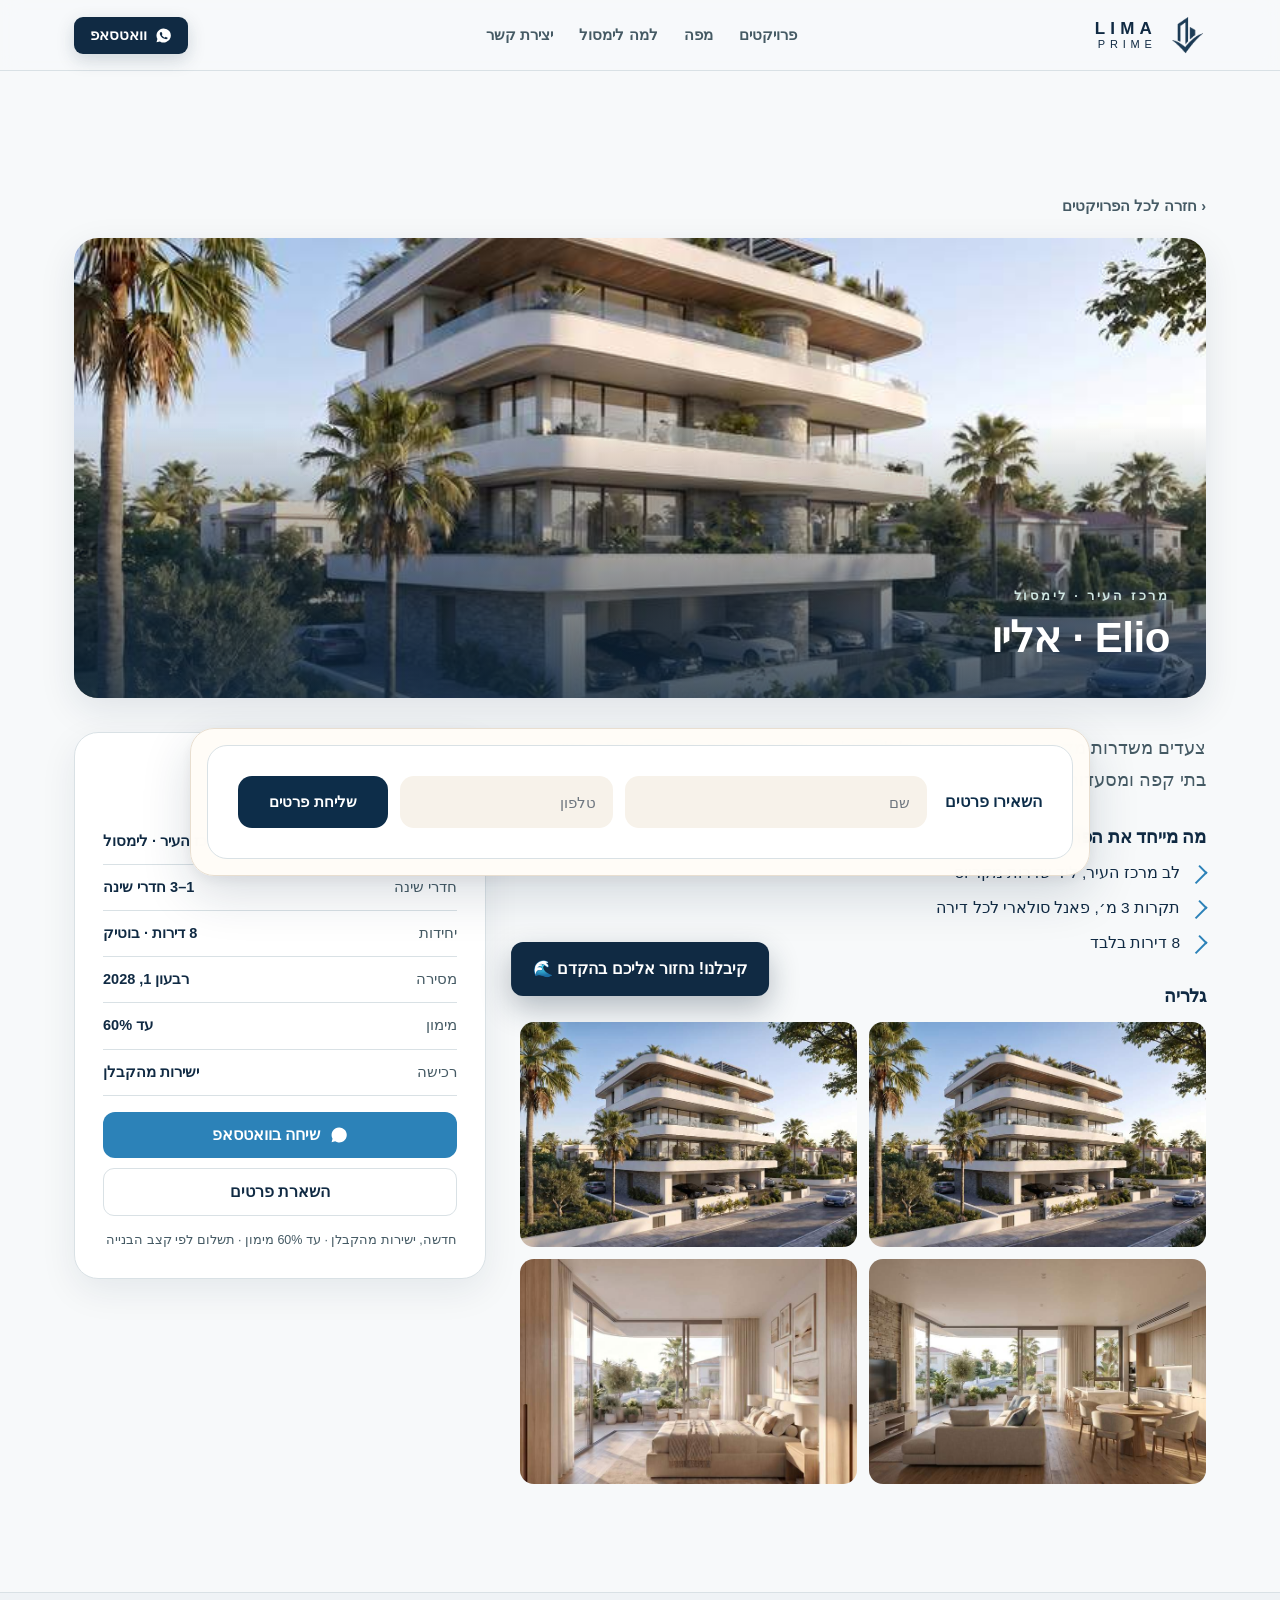
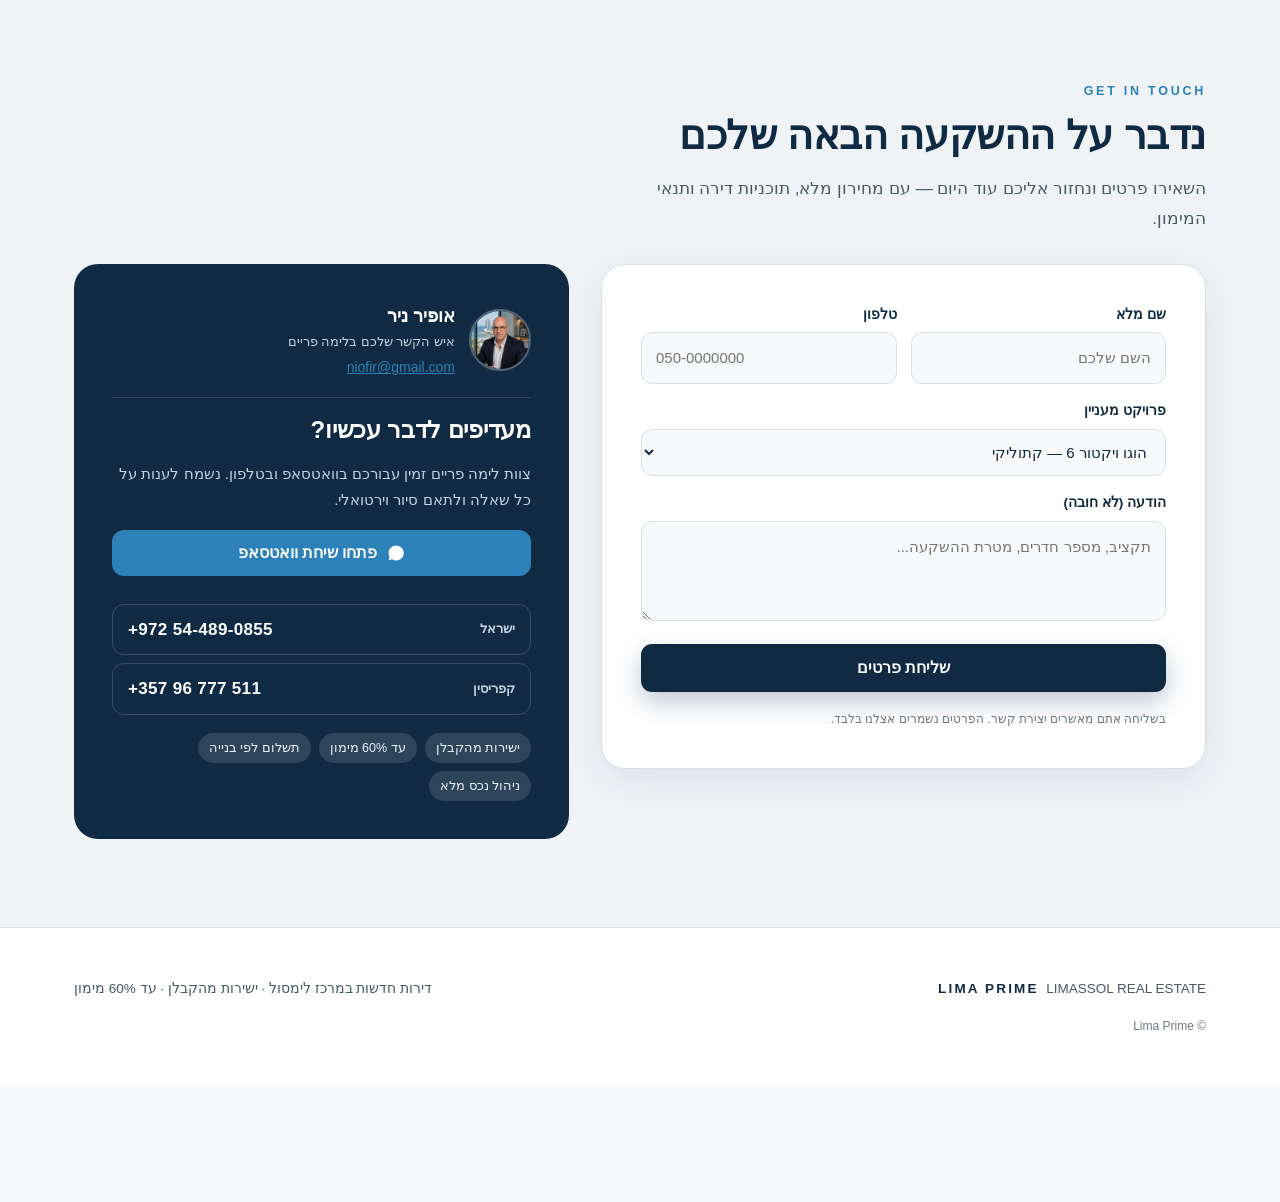
<file: projects/elio/index.html>
<!doctype html>
<html lang="he" dir="rtl">
<head>
<meta charset="utf-8">
<meta name="viewport" content="width=device-width, initial-scale=1">
<meta name="google-site-verification" content="UAgLvy34qBZ3VjbonvDtQ4hzfrrOWzHWhnGqoYVvIDc">
<title>Elio · אליו — מרכז העיר | לימה פריים</title>
<meta name="description" content="צעדים משדרות מקריוס, הציר הראשי של לימסול — שכונה מרכזית ומבוססת שבה חנויות, בתי קפה ומסעדות במרחק הליכה, ו־8 דקות מטיילת המולוס. בוטיק של 8 דירות.">
<link rel="canonical" href="https://limaprime.com/projects/elio/">
<meta name="theme-color" content="#1E3A5F">
<link rel="icon" type="image/png" href="/assets/logo.webp">
<meta property="og:site_name" content="Lima Prime"><meta property="og:locale" content="he_IL">
<meta property="og:type" content="article">
<meta property="og:title" content="Elio · אליו — מרכז העיר | לימה פריים">
<meta property="og:description" content="צעדים משדרות מקריוס, הציר הראשי של לימסול — שכונה מרכזית ומבוססת שבה חנויות, בתי קפה ומסעדות במרחק הליכה, ו־8 דקות מטיילת המולוס. בוטיק של 8 דירות.">
<meta property="og:url" content="https://limaprime.com/projects/elio/">
<meta property="og:image" content="https://limaprime.com/assets/card-elio.jpg">
<meta property="og:image:width" content="1200"><meta property="og:image:height" content="630">
<meta name="twitter:card" content="summary_large_image">
<meta name="twitter:title" content="Elio · אליו — מרכז העיר | לימה פריים">
<meta name="twitter:description" content="צעדים משדרות מקריוס, הציר הראשי של לימסול — שכונה מרכזית ומבוססת שבה חנויות, בתי קפה ומסעדות במרחק הליכה, ו־8 דקות מטיילת המולוס. בוטיק של 8 דירות.">
<meta name="twitter:image" content="https://limaprime.com/assets/card-elio.jpg">
<link rel="stylesheet" href="/assets/style.css?v=1790502278">
<script type="application/ld+json">{"@context": "https://schema.org", "@type": "Residence", "name": "Elio · אליו", "description": "צעדים משדרות מקריוס, הציר הראשי של לימסול — שכונה מרכזית ומבוססת שבה חנויות, בתי קפה ומסעדות במרחק הליכה, ו־8 דקות מטיילת המולוס. בוטיק של 8 דירות.", "url": "https://limaprime.com/projects/elio/", "image": "https://limaprime.com/assets/card-elio.webp", "address": {"@type": "PostalAddress", "addressLocality": "Limassol", "addressCountry": "CY"}, "offers": {"@type": "Offer", "priceCurrency": "EUR", "price": "300000", "availability": "https://schema.org/InStock", "url": "https://limaprime.com/projects/elio/"}}</script>
</head>
<body data-project="elio">
<header>
 <div class="wrap nav">
  <div class="brand" onclick="location.href='/'">
   <img class="mark-img" src="/assets/logo.webp" alt="Lima Prime">
   <div class="wm"><b>LIMA</b><span>PRIME</span></div>
  </div>
  <nav class="menu">
   <a href="/#projects">פרויקטים</a><a href="/#map">מפה</a><a href="/#why">למה לימסול</a><a href="#contact">יצירת קשר</a>
  </nav>
  <button class="wa" onclick="wa()"><svg viewBox="0 0 24 24" fill="currentColor"><path d="M12 2a10 10 0 0 0-8.6 15l-1.3 4.7 4.8-1.3A10 10 0 1 0 12 2Zm5.3 14.1c-.2.6-1.2 1.2-1.7 1.2-.4 0-1 .1-3.2-.9-2.7-1.1-4.4-3.9-4.5-4.1-.1-.2-1.1-1.4-1.1-2.7s.7-1.9.9-2.1c.2-.2.5-.3.7-.3h.5c.2 0 .4 0 .6.5l.8 2c.1.2.1.4 0 .5l-.4.6c-.2.2-.3.4-.1.7.2.3.9 1.4 1.9 2.2 1.3 1.1 2 1.3 2.3 1.1l.7-.7c.2-.2.4-.2.6-.1l1.9.9c.3.2.5.3.6.4.1.3.1.7-.1 1.2Z"/></svg>וואטסאפ</button>
 </div>
</header>
<main>
<section>
 <div class="wrap detail-wrap">
  <a class="back" href="/#projects">‹ חזרה לכל הפרויקטים</a>
  <div class="detail-hero"><img src="/assets/elio-1.jpg" alt="אליו"><div class="ov"><div><div class="eyebrow">מרכז העיר · לימסול</div><h2><span class="lat">Elio</span> · אליו</h2></div></div></div>
  <div class="detail-body">
   <div class="detail-main">
    <p class="intro">צעדים משדרות מקריוס, הציר הראשי של לימסול — שכונה מרכזית ומבוססת שבה חנויות, בתי קפה ומסעדות במרחק הליכה, ו־8 דקות מטיילת המולוס. בוטיק של 8 דירות.</p>
    <h4 class="blk">מה מייחד את הפרויקט</h4>
    <ul class="feat"><li>לב מרכז העיר, ליד שדרות מקריוס</li><li>תקרות 3 מ׳, פאנל סולארי לכל דירה</li><li>8 דירות בלבד</li></ul>
    <h4 class="blk">גלריה</h4>
    <div class="gallery"><img src="/assets/elio-1.jpg" alt="אליו" loading="lazy"><img src="/assets/elio-2.jpg" alt="אליו" loading="lazy"><img src="/assets/elio-3.jpg" alt="אליו" loading="lazy"><img src="/assets/elio-4.jpg" alt="אליו" loading="lazy"></div>
   </div>
   <aside class="detail-side">
    <div class="price-tag">מ־€300,000</div>
    <div class="spec-rows"><div class="row"><span>מיקום</span><b>מרכז העיר · לימסול</b></div><div class="row"><span>חדרי שינה</span><b>1–3 חדרי שינה</b></div><div class="row"><span>יחידות</span><b>8 דירות · בוטיק</b></div><div class="row"><span>מסירה</span><b>רבעון 1, 2028</b></div><div class="row"><span>מימון</span><b>עד 60%</b></div><div class="row"><span>רכישה</span><b>ישירות מהקבלן</b></div></div>
    <button class="wa-big" onclick="wa('Elio')"><svg viewBox="0 0 24 24" width="18" fill="currentColor"><path d="M12 2a10 10 0 0 0-8.6 15l-1.3 4.7 4.8-1.3A10 10 0 1 0 12 2Z"/></svg>שיחה בוואטסאפ</button>
    <button class="btn btn-ghost" style="width:100%;justify-content:center" onclick="goContact()">השארת פרטים</button>
    <p class="sidenote">חדשה, ישירות מהקבלן · עד 60% מימון · תשלום לפי קצב הבנייה</p>
   </aside>
  </div>
 </div>
</section>
</main>
<section id="contact" class="contact">
 <div class="wrap">
  <div class="sec-head"><div class="eyebrow">GET IN TOUCH</div><h2>נדבר על ההשקעה הבאה שלכם</h2>
   <p>השאירו פרטים ונחזור אליכם עוד היום — עם מחירון מלא, תוכניות דירה ותנאי המימון.</p></div>
  <div class="contact-grid">
   <form onsubmit="return submitLead(event)">
    <div class="form-row">
     <div class="field"><label>שם מלא</label><input id="lead-name" name="name" required autocomplete="name" placeholder="השם שלכם"></div>
     <div class="field"><label>טלפון</label><input id="lead-phone" name="tel" required type="tel" inputmode="tel" autocomplete="tel" placeholder="050-0000000"></div>
    </div>
    <div class="field"><label>פרויקט מעניין</label><select id="lead-proj"><option>הוגו ויקטור 6 — קתוליקי</option><option>Alveo — העיר העתיקה</option><option>Caeli — אגיוס אתנסיוס</option><option>Orien — אגיוס אתנסיוס</option><option>Vireo — אקאלי</option><option>Elio — מרכז העיר</option><option>Evora — ג&#x27;רמסויה</option><option>Seya — פנתאה</option><option>Delta — מרכז העיר</option><option>עדיין לא בטוח/ה — רוצה ייעוץ</option></select></div>
    <div class="field"><label>הודעה (לא חובה)</label><textarea id="lead-msg" rows="3" placeholder="תקציב, מספר חדרים, מטרת ההשקעה..."></textarea></div>
    <button class="btn btn-primary" style="width:100%;justify-content:center" type="submit">שליחת פרטים</button>
    <p class="pixnote">בשליחה אתם מאשרים יצירת קשר. הפרטים נשמרים אצלנו בלבד.</p>
   </form>
   <aside class="side-panel">
    <div class="rep">
     <div class="rep-ava"><img src="/assets/ofir.webp" alt="אופיר ניר — לימה פריים"></div>
     <div class="rep-info"><b>אופיר ניר</b><span>איש הקשר שלכם בלימה פריים</span><a class="rep-mail" href="mailto:niofir@gmail.com">niofir@gmail.com</a></div>
    </div>
    <h3>מעדיפים לדבר עכשיו?</h3>
    <p>צוות לימה פריים זמין עבורכם בוואטסאפ ובטלפון. נשמח לענות על כל שאלה ולתאם סיור וירטואלי.</p>
    <button class="wa-big" onclick="wa()"><svg viewBox="0 0 24 24" width="18" fill="currentColor"><path d="M12 2a10 10 0 0 0-8.6 15l-1.3 4.7 4.8-1.3A10 10 0 1 0 12 2Z"/></svg>פתחו שיחת וואטסאפ</button>
    <div class="phones">
     <a class="ph" href="tel:+972544890855"><span class="ph-loc">ישראל</span><span class="ph-num">+972 54-489-0855</span></a>
     <a class="ph" href="tel:+35796777511"><span class="ph-loc">קפריסין</span><span class="ph-num">+357 96 777 511</span></a>
    </div>
    <div class="trust-mini"><span>ישירות מהקבלן</span><span>עד 60% מימון</span><span>תשלום לפי בנייה</span><span>ניהול נכס מלא</span></div>
   </aside>
  </div>
 </div>
</section>
<footer>
 <div class="wrap foot">
  <div class="wm lat" style="direction:ltr"><b style="color:var(--brand-ink);letter-spacing:.16em;font-weight:800">LIMA PRIME</b> &nbsp;<span style="color:var(--muted)">LIMASSOL REAL ESTATE</span></div>
  <div>דירות חדשות במרכז לימסול · ישירות מהקבלן · עד 60% מימון</div>
 </div>
 <div class="wrap pixnote">© Lima Prime</div>
</footer>
<div class="wa-modal" id="waModal" aria-hidden="true" onclick="if(event.target===this)waClose()">
 <div class="wa-box">
  <button class="wa-x" onclick="waClose()" aria-label="סגור">×</button>
  <div class="wa-ic"><svg viewBox="0 0 24 24" fill="currentColor"><path d="M12 2a10 10 0 0 0-8.6 15l-1.3 4.7 4.8-1.3A10 10 0 1 0 12 2Zm5.3 14.1c-.2.6-1.2 1.2-1.7 1.2-.4 0-1 .1-3.2-.9-2.7-1.1-4.4-3.9-4.5-4.1-.1-.2-1.1-1.4-1.1-2.7s.7-1.9.9-2.1c.2-.2.5-.3.7-.3h.5c.2 0 .4 0 .6.5l.8 2c.1.2.1.4 0 .5l-.4.6c-.2.2-.3.4-.1.7.2.3.9 1.4 1.9 2.2 1.3 1.1 2 1.3 2.3 1.1l.7-.7c.2-.2.4-.2.6-.1l1.9.9c.3.2.5.3.6.4.1.3.1.7-.1 1.2Z"/></svg></div>
  <h3>נדבר בוואטסאפ</h3>
  <p>השאירו שם וטלפון ונפתח את השיחה — כדי שנוכל לחזור אליכם גם אם היא תתנתק.</p>
  <form onsubmit="return waSubmit(event)">
   <input id="wa-name" name="name" autocomplete="name" placeholder="שם (לא חובה)">
   <input id="wa-phone" required type="tel" inputmode="tel" autocomplete="tel" placeholder="טלפון">
   <button class="wa-big" type="submit"><svg viewBox="0 0 24 24" width="18" fill="currentColor"><path d="M12 2a10 10 0 0 0-8.6 15l-1.3 4.7 4.8-1.3A10 10 0 1 0 12 2Z"/></svg>פתחו וואטסאפ</button>
  </form>
  <button class="wa-skip" onclick="waSkip()">דלגו ופתחו וואטסאפ ישירות</button>
 </div>
</div>
<div class="toast" id="toast">קיבלנו! נחזור אליכם בהקדם 🌊</div>
<script src="/assets/app.js?v=1790502278" defer></script>
</body>
</html>
</file>
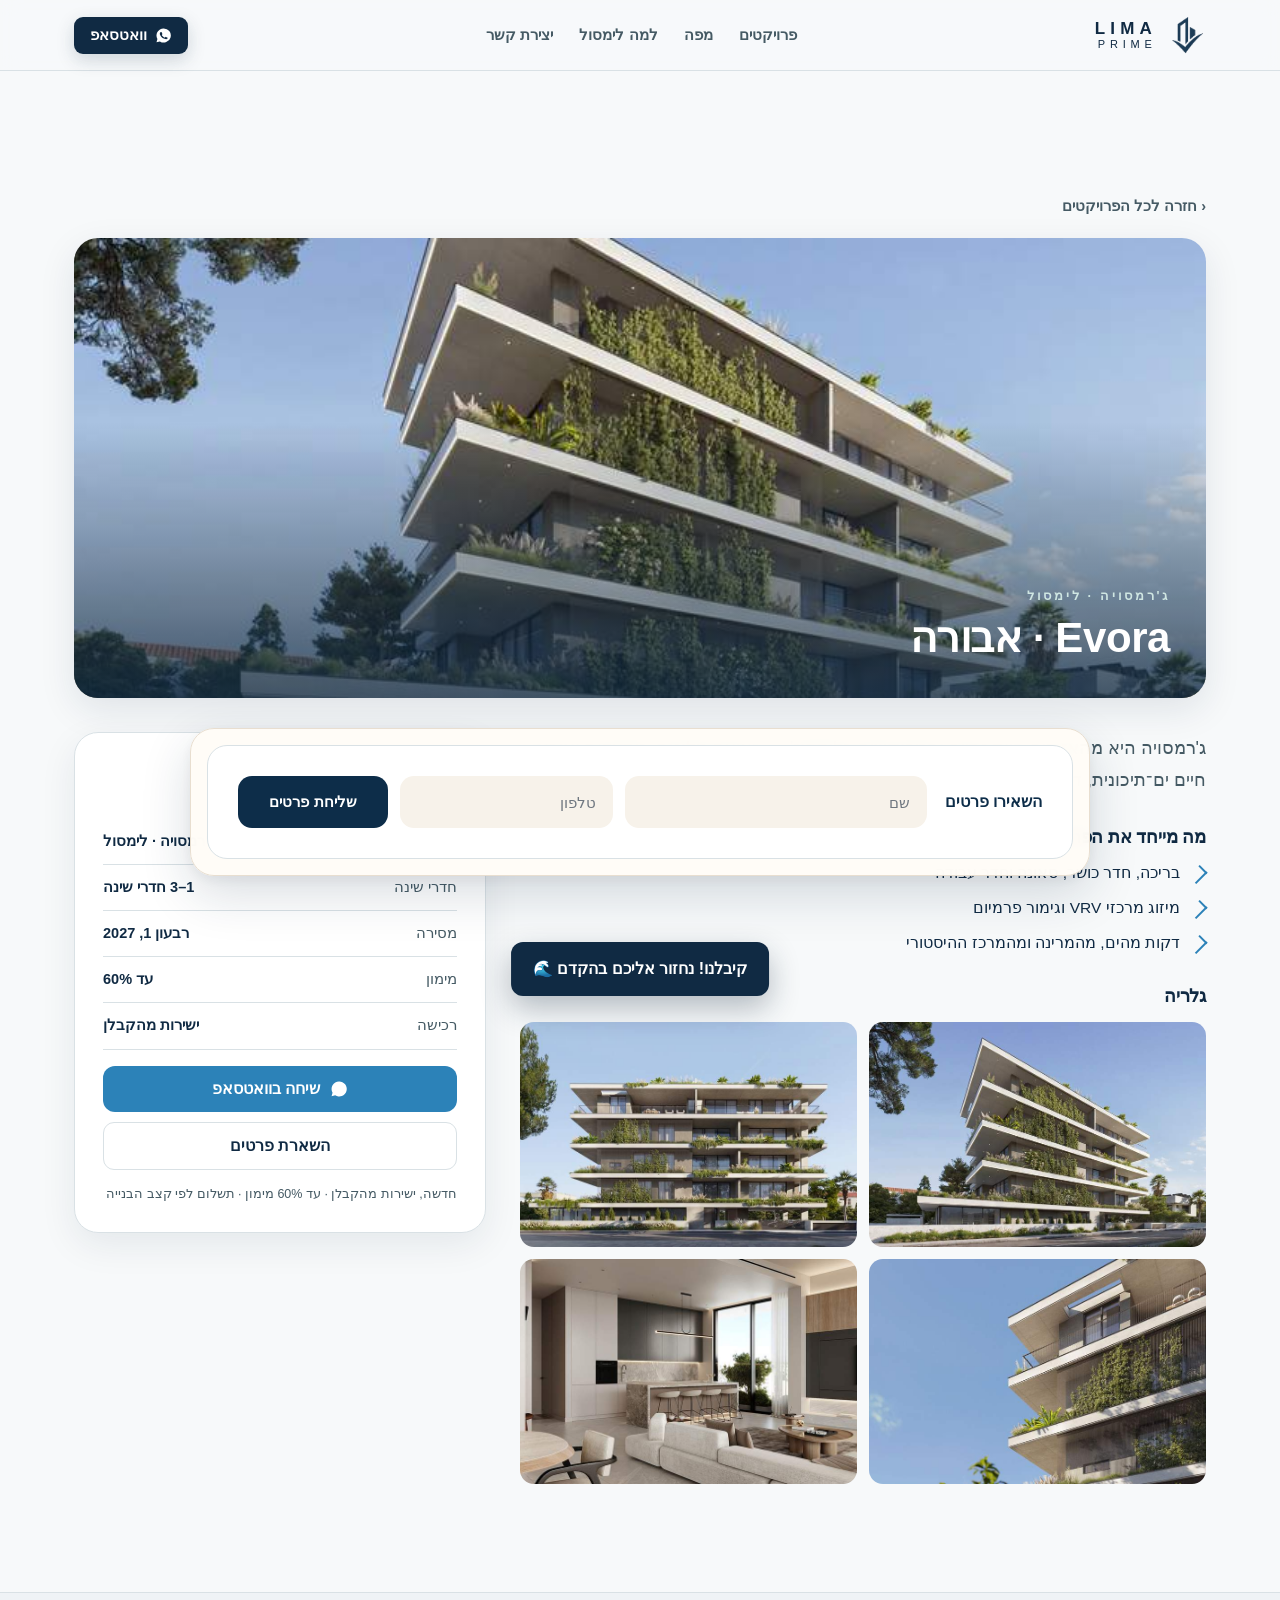
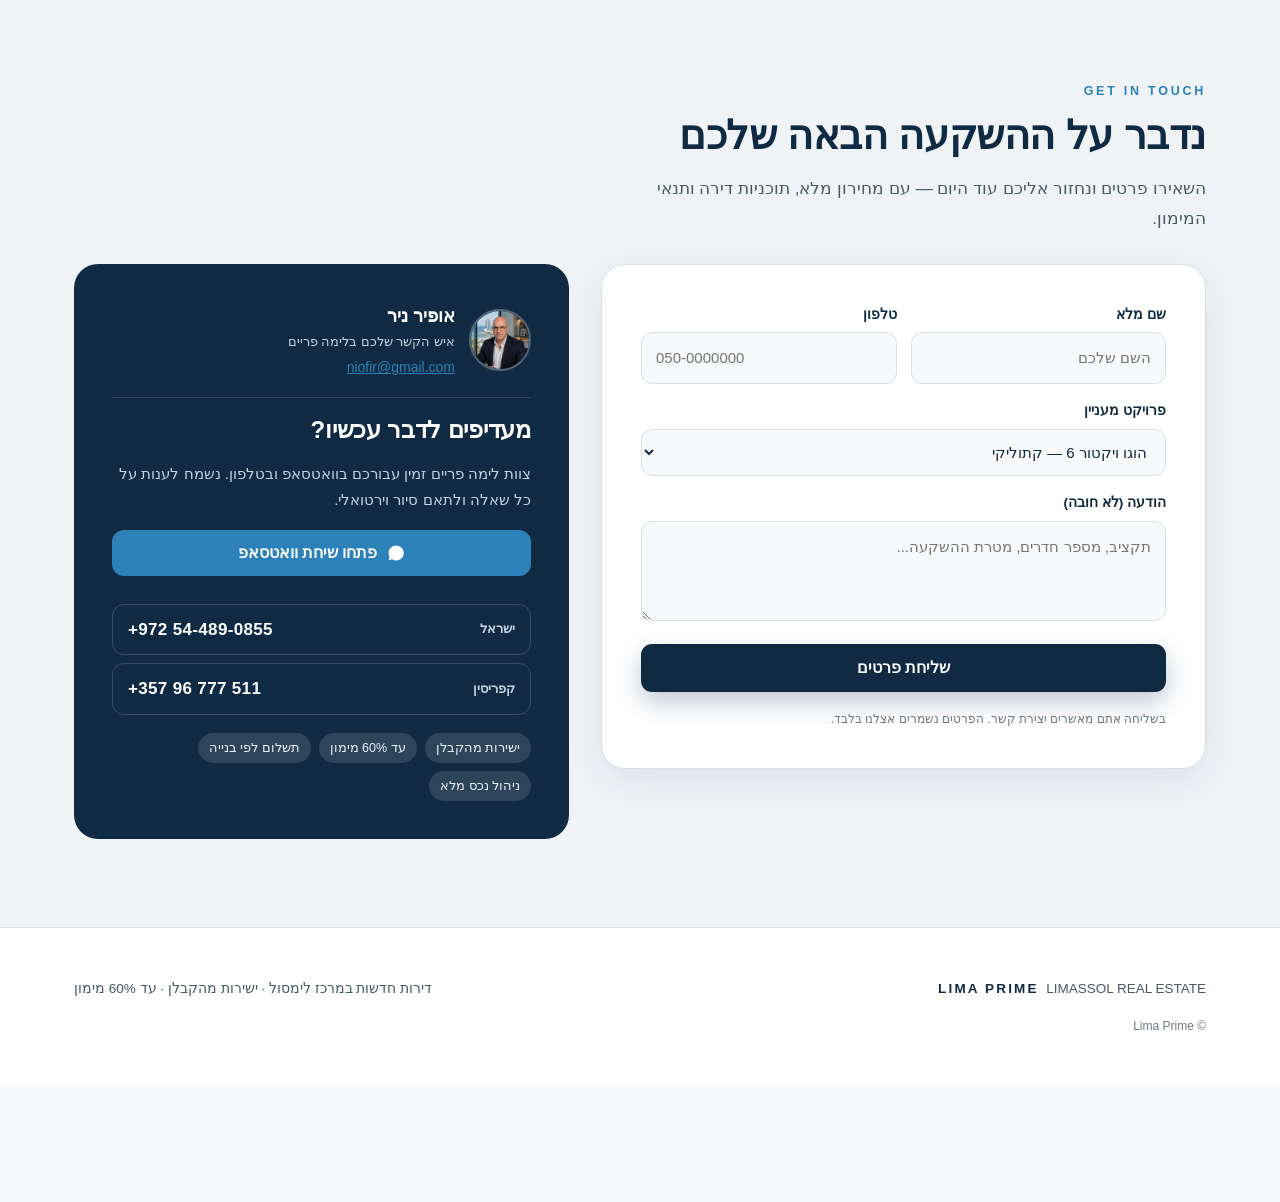
<file: projects/evora/index.html>
<!doctype html>
<html lang="he" dir="rtl">
<head>
<meta charset="utf-8">
<meta name="viewport" content="width=device-width, initial-scale=1">
<meta name="google-site-verification" content="UAgLvy34qBZ3VjbonvDtQ4hzfrrOWzHWhnGqoYVvIDc">
<title>Evora · אבורה — ג&#x27;רמסויה | לימה פריים</title>
<meta name="description" content="ג&#x27;רמסויה היא מהאזורים היוקרתיים והמבוקשים בלימסול — רצועת מלונות, מסעדות ואיכות חיים ים־תיכונית, דקות מהחוף, מהמרינה ומהמרכז ההיסטורי. סגנון חיים שלם, לא רק…">
<link rel="canonical" href="https://limaprime.com/projects/evora/">
<meta name="theme-color" content="#1E3A5F">
<link rel="icon" type="image/png" href="/assets/logo.webp">
<meta property="og:site_name" content="Lima Prime"><meta property="og:locale" content="he_IL">
<meta property="og:type" content="article">
<meta property="og:title" content="Evora · אבורה — ג&#x27;רמסויה | לימה פריים">
<meta property="og:description" content="ג&#x27;רמסויה היא מהאזורים היוקרתיים והמבוקשים בלימסול — רצועת מלונות, מסעדות ואיכות חיים ים־תיכונית, דקות מהחוף, מהמרינה ומהמרכז ההיסטורי. סגנון חיים שלם, לא רק…">
<meta property="og:url" content="https://limaprime.com/projects/evora/">
<meta property="og:image" content="https://limaprime.com/assets/card-evora.jpg">
<meta property="og:image:width" content="1200"><meta property="og:image:height" content="630">
<meta name="twitter:card" content="summary_large_image">
<meta name="twitter:title" content="Evora · אבורה — ג&#x27;רמסויה | לימה פריים">
<meta name="twitter:description" content="ג&#x27;רמסויה היא מהאזורים היוקרתיים והמבוקשים בלימסול — רצועת מלונות, מסעדות ואיכות חיים ים־תיכונית, דקות מהחוף, מהמרינה ומהמרכז ההיסטורי. סגנון חיים שלם, לא רק…">
<meta name="twitter:image" content="https://limaprime.com/assets/card-evora.jpg">
<link rel="stylesheet" href="/assets/style.css?v=1790502278">
<script type="application/ld+json">{"@context": "https://schema.org", "@type": "Residence", "name": "Evora · אבורה", "description": "ג'רמסויה היא מהאזורים היוקרתיים והמבוקשים בלימסול — רצועת מלונות, מסעדות ואיכות חיים ים־תיכונית, דקות מהחוף, מהמרינה ומהמרכז ההיסטורי. סגנון חיים שלם, לא רק…", "url": "https://limaprime.com/projects/evora/", "image": "https://limaprime.com/assets/card-evora.webp", "address": {"@type": "PostalAddress", "addressLocality": "Limassol", "addressCountry": "CY"}}</script>
</head>
<body data-project="evora">
<header>
 <div class="wrap nav">
  <div class="brand" onclick="location.href='/'">
   <img class="mark-img" src="/assets/logo.webp" alt="Lima Prime">
   <div class="wm"><b>LIMA</b><span>PRIME</span></div>
  </div>
  <nav class="menu">
   <a href="/#projects">פרויקטים</a><a href="/#map">מפה</a><a href="/#why">למה לימסול</a><a href="#contact">יצירת קשר</a>
  </nav>
  <button class="wa" onclick="wa()"><svg viewBox="0 0 24 24" fill="currentColor"><path d="M12 2a10 10 0 0 0-8.6 15l-1.3 4.7 4.8-1.3A10 10 0 1 0 12 2Zm5.3 14.1c-.2.6-1.2 1.2-1.7 1.2-.4 0-1 .1-3.2-.9-2.7-1.1-4.4-3.9-4.5-4.1-.1-.2-1.1-1.4-1.1-2.7s.7-1.9.9-2.1c.2-.2.5-.3.7-.3h.5c.2 0 .4 0 .6.5l.8 2c.1.2.1.4 0 .5l-.4.6c-.2.2-.3.4-.1.7.2.3.9 1.4 1.9 2.2 1.3 1.1 2 1.3 2.3 1.1l.7-.7c.2-.2.4-.2.6-.1l1.9.9c.3.2.5.3.6.4.1.3.1.7-.1 1.2Z"/></svg>וואטסאפ</button>
 </div>
</header>
<main>
<section>
 <div class="wrap detail-wrap">
  <a class="back" href="/#projects">‹ חזרה לכל הפרויקטים</a>
  <div class="detail-hero"><img src="/assets/evora-1.jpg" alt="אבורה"><div class="ov"><div><div class="eyebrow">ג&#x27;רמסויה · לימסול</div><h2><span class="lat">Evora</span> · אבורה</h2></div></div></div>
  <div class="detail-body">
   <div class="detail-main">
    <p class="intro">ג&#x27;רמסויה היא מהאזורים היוקרתיים והמבוקשים בלימסול — רצועת מלונות, מסעדות ואיכות חיים ים־תיכונית, דקות מהחוף, מהמרינה ומהמרכז ההיסטורי. סגנון חיים שלם, לא רק דירה.</p>
    <h4 class="blk">מה מייחד את הפרויקט</h4>
    <ul class="feat"><li>בריכה, חדר כושר, סאונה וחדר עבודה</li><li>מיזוג מרכזי VRV וגימור פרמיום</li><li>דקות מהים, מהמרינה ומהמרכז ההיסטורי</li></ul>
    <h4 class="blk">גלריה</h4>
    <div class="gallery"><img src="/assets/evora-1.jpg" alt="אבורה" loading="lazy"><img src="/assets/evora-2.jpg" alt="אבורה" loading="lazy"><img src="/assets/evora-3.jpg" alt="אבורה" loading="lazy"><img src="/assets/evora-4.jpg" alt="אבורה" loading="lazy"></div>
   </div>
   <aside class="detail-side">
    <div class="price-tag">פרמיום · לפרטים</div>
    <div class="spec-rows"><div class="row"><span>מיקום</span><b>ג&#x27;רמסויה · לימסול</b></div><div class="row"><span>חדרי שינה</span><b>1–3 חדרי שינה</b></div><div class="row"><span>מסירה</span><b>רבעון 1, 2027</b></div><div class="row"><span>מימון</span><b>עד 60%</b></div><div class="row"><span>רכישה</span><b>ישירות מהקבלן</b></div></div>
    <button class="wa-big" onclick="wa('Evora')"><svg viewBox="0 0 24 24" width="18" fill="currentColor"><path d="M12 2a10 10 0 0 0-8.6 15l-1.3 4.7 4.8-1.3A10 10 0 1 0 12 2Z"/></svg>שיחה בוואטסאפ</button>
    <button class="btn btn-ghost" style="width:100%;justify-content:center" onclick="goContact()">השארת פרטים</button>
    <p class="sidenote">חדשה, ישירות מהקבלן · עד 60% מימון · תשלום לפי קצב הבנייה</p>
   </aside>
  </div>
 </div>
</section>
</main>
<section id="contact" class="contact">
 <div class="wrap">
  <div class="sec-head"><div class="eyebrow">GET IN TOUCH</div><h2>נדבר על ההשקעה הבאה שלכם</h2>
   <p>השאירו פרטים ונחזור אליכם עוד היום — עם מחירון מלא, תוכניות דירה ותנאי המימון.</p></div>
  <div class="contact-grid">
   <form onsubmit="return submitLead(event)">
    <div class="form-row">
     <div class="field"><label>שם מלא</label><input id="lead-name" name="name" required autocomplete="name" placeholder="השם שלכם"></div>
     <div class="field"><label>טלפון</label><input id="lead-phone" name="tel" required type="tel" inputmode="tel" autocomplete="tel" placeholder="050-0000000"></div>
    </div>
    <div class="field"><label>פרויקט מעניין</label><select id="lead-proj"><option>הוגו ויקטור 6 — קתוליקי</option><option>Alveo — העיר העתיקה</option><option>Caeli — אגיוס אתנסיוס</option><option>Orien — אגיוס אתנסיוס</option><option>Vireo — אקאלי</option><option>Elio — מרכז העיר</option><option>Evora — ג&#x27;רמסויה</option><option>Seya — פנתאה</option><option>Delta — מרכז העיר</option><option>עדיין לא בטוח/ה — רוצה ייעוץ</option></select></div>
    <div class="field"><label>הודעה (לא חובה)</label><textarea id="lead-msg" rows="3" placeholder="תקציב, מספר חדרים, מטרת ההשקעה..."></textarea></div>
    <button class="btn btn-primary" style="width:100%;justify-content:center" type="submit">שליחת פרטים</button>
    <p class="pixnote">בשליחה אתם מאשרים יצירת קשר. הפרטים נשמרים אצלנו בלבד.</p>
   </form>
   <aside class="side-panel">
    <div class="rep">
     <div class="rep-ava"><img src="/assets/ofir.webp" alt="אופיר ניר — לימה פריים"></div>
     <div class="rep-info"><b>אופיר ניר</b><span>איש הקשר שלכם בלימה פריים</span><a class="rep-mail" href="mailto:niofir@gmail.com">niofir@gmail.com</a></div>
    </div>
    <h3>מעדיפים לדבר עכשיו?</h3>
    <p>צוות לימה פריים זמין עבורכם בוואטסאפ ובטלפון. נשמח לענות על כל שאלה ולתאם סיור וירטואלי.</p>
    <button class="wa-big" onclick="wa()"><svg viewBox="0 0 24 24" width="18" fill="currentColor"><path d="M12 2a10 10 0 0 0-8.6 15l-1.3 4.7 4.8-1.3A10 10 0 1 0 12 2Z"/></svg>פתחו שיחת וואטסאפ</button>
    <div class="phones">
     <a class="ph" href="tel:+972544890855"><span class="ph-loc">ישראל</span><span class="ph-num">+972 54-489-0855</span></a>
     <a class="ph" href="tel:+35796777511"><span class="ph-loc">קפריסין</span><span class="ph-num">+357 96 777 511</span></a>
    </div>
    <div class="trust-mini"><span>ישירות מהקבלן</span><span>עד 60% מימון</span><span>תשלום לפי בנייה</span><span>ניהול נכס מלא</span></div>
   </aside>
  </div>
 </div>
</section>
<footer>
 <div class="wrap foot">
  <div class="wm lat" style="direction:ltr"><b style="color:var(--brand-ink);letter-spacing:.16em;font-weight:800">LIMA PRIME</b> &nbsp;<span style="color:var(--muted)">LIMASSOL REAL ESTATE</span></div>
  <div>דירות חדשות במרכז לימסול · ישירות מהקבלן · עד 60% מימון</div>
 </div>
 <div class="wrap pixnote">© Lima Prime</div>
</footer>
<div class="wa-modal" id="waModal" aria-hidden="true" onclick="if(event.target===this)waClose()">
 <div class="wa-box">
  <button class="wa-x" onclick="waClose()" aria-label="סגור">×</button>
  <div class="wa-ic"><svg viewBox="0 0 24 24" fill="currentColor"><path d="M12 2a10 10 0 0 0-8.6 15l-1.3 4.7 4.8-1.3A10 10 0 1 0 12 2Zm5.3 14.1c-.2.6-1.2 1.2-1.7 1.2-.4 0-1 .1-3.2-.9-2.7-1.1-4.4-3.9-4.5-4.1-.1-.2-1.1-1.4-1.1-2.7s.7-1.9.9-2.1c.2-.2.5-.3.7-.3h.5c.2 0 .4 0 .6.5l.8 2c.1.2.1.4 0 .5l-.4.6c-.2.2-.3.4-.1.7.2.3.9 1.4 1.9 2.2 1.3 1.1 2 1.3 2.3 1.1l.7-.7c.2-.2.4-.2.6-.1l1.9.9c.3.2.5.3.6.4.1.3.1.7-.1 1.2Z"/></svg></div>
  <h3>נדבר בוואטסאפ</h3>
  <p>השאירו שם וטלפון ונפתח את השיחה — כדי שנוכל לחזור אליכם גם אם היא תתנתק.</p>
  <form onsubmit="return waSubmit(event)">
   <input id="wa-name" name="name" autocomplete="name" placeholder="שם (לא חובה)">
   <input id="wa-phone" required type="tel" inputmode="tel" autocomplete="tel" placeholder="טלפון">
   <button class="wa-big" type="submit"><svg viewBox="0 0 24 24" width="18" fill="currentColor"><path d="M12 2a10 10 0 0 0-8.6 15l-1.3 4.7 4.8-1.3A10 10 0 1 0 12 2Z"/></svg>פתחו וואטסאפ</button>
  </form>
  <button class="wa-skip" onclick="waSkip()">דלגו ופתחו וואטסאפ ישירות</button>
 </div>
</div>
<div class="toast" id="toast">קיבלנו! נחזור אליכם בהקדם 🌊</div>
<script src="/assets/app.js?v=1790502278" defer></script>
</body>
</html>
</file>
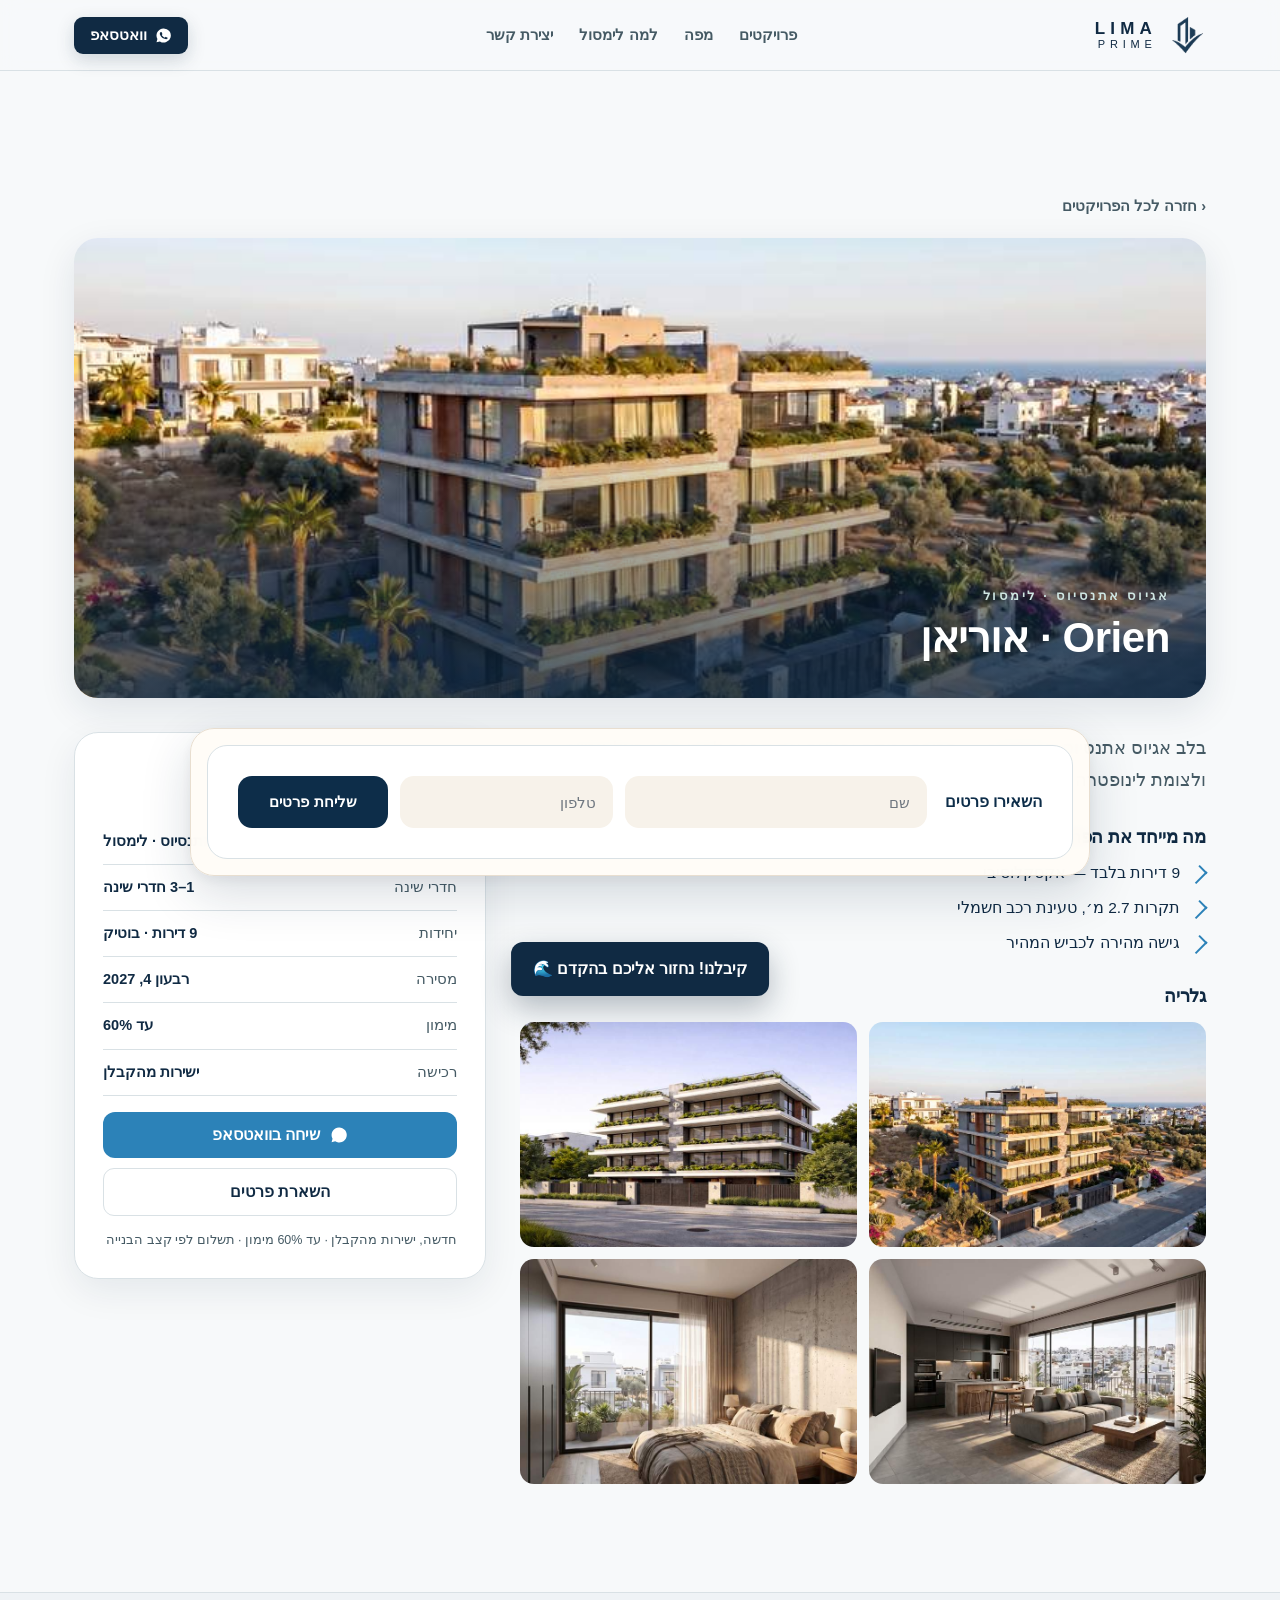
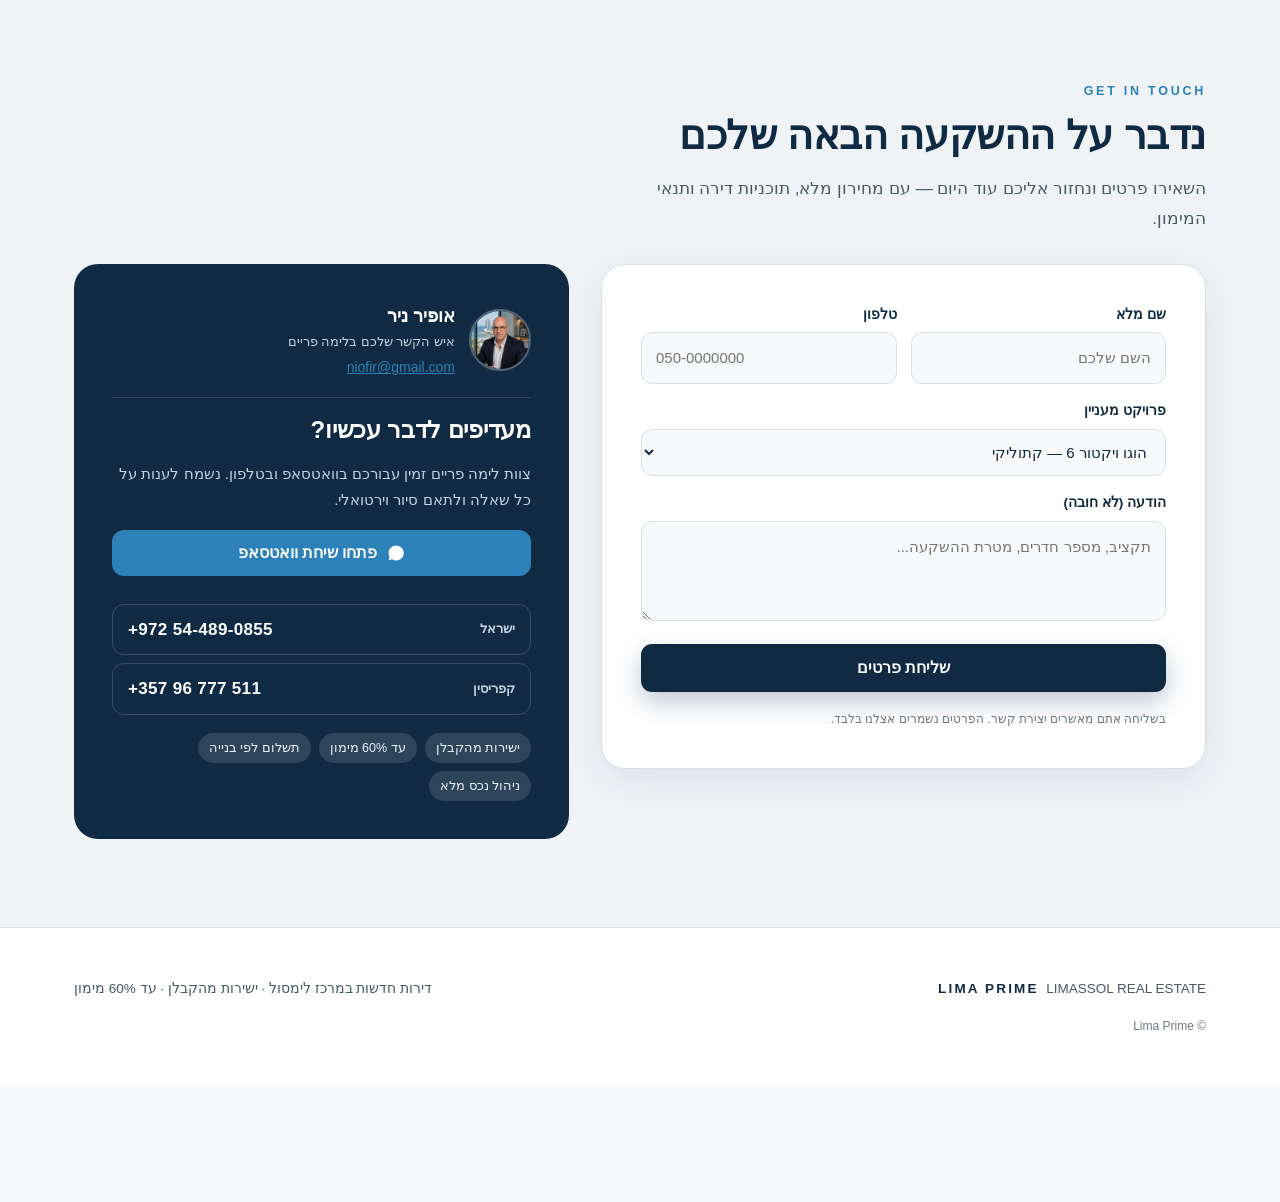
<file: projects/orien/index.html>
<!doctype html>
<html lang="he" dir="rtl">
<head>
<meta charset="utf-8">
<meta name="viewport" content="width=device-width, initial-scale=1">
<meta name="google-site-verification" content="UAgLvy34qBZ3VjbonvDtQ4hzfrrOWzHWhnGqoYVvIDc">
<title>Orien · אוריאן — אגיוס אתנסיוס | לימה פריים</title>
<meta name="description" content="בלב אגיוס אתנסיוס המתפתח — סביבה ירוקה ורגועה עם קרבה לבתי ספר בינלאומיים ולצומת לינופטרה, וגישה נוחה לכל חלקי העיר. בוטיק של 9 דירות בלבד.">
<link rel="canonical" href="https://limaprime.com/projects/orien/">
<meta name="theme-color" content="#1E3A5F">
<link rel="icon" type="image/png" href="/assets/logo.webp">
<meta property="og:site_name" content="Lima Prime"><meta property="og:locale" content="he_IL">
<meta property="og:type" content="article">
<meta property="og:title" content="Orien · אוריאן — אגיוס אתנסיוס | לימה פריים">
<meta property="og:description" content="בלב אגיוס אתנסיוס המתפתח — סביבה ירוקה ורגועה עם קרבה לבתי ספר בינלאומיים ולצומת לינופטרה, וגישה נוחה לכל חלקי העיר. בוטיק של 9 דירות בלבד.">
<meta property="og:url" content="https://limaprime.com/projects/orien/">
<meta property="og:image" content="https://limaprime.com/assets/card-orien.jpg">
<meta property="og:image:width" content="1200"><meta property="og:image:height" content="630">
<meta name="twitter:card" content="summary_large_image">
<meta name="twitter:title" content="Orien · אוריאן — אגיוס אתנסיוס | לימה פריים">
<meta name="twitter:description" content="בלב אגיוס אתנסיוס המתפתח — סביבה ירוקה ורגועה עם קרבה לבתי ספר בינלאומיים ולצומת לינופטרה, וגישה נוחה לכל חלקי העיר. בוטיק של 9 דירות בלבד.">
<meta name="twitter:image" content="https://limaprime.com/assets/card-orien.jpg">
<link rel="stylesheet" href="/assets/style.css?v=1790502278">
<script type="application/ld+json">{"@context": "https://schema.org", "@type": "Residence", "name": "Orien · אוריאן", "description": "בלב אגיוס אתנסיוס המתפתח — סביבה ירוקה ורגועה עם קרבה לבתי ספר בינלאומיים ולצומת לינופטרה, וגישה נוחה לכל חלקי העיר. בוטיק של 9 דירות בלבד.", "url": "https://limaprime.com/projects/orien/", "image": "https://limaprime.com/assets/card-orien.webp", "address": {"@type": "PostalAddress", "addressLocality": "Limassol", "addressCountry": "CY"}, "offers": {"@type": "Offer", "priceCurrency": "EUR", "price": "260000", "availability": "https://schema.org/InStock", "url": "https://limaprime.com/projects/orien/"}}</script>
</head>
<body data-project="orien">
<header>
 <div class="wrap nav">
  <div class="brand" onclick="location.href='/'">
   <img class="mark-img" src="/assets/logo.webp" alt="Lima Prime">
   <div class="wm"><b>LIMA</b><span>PRIME</span></div>
  </div>
  <nav class="menu">
   <a href="/#projects">פרויקטים</a><a href="/#map">מפה</a><a href="/#why">למה לימסול</a><a href="#contact">יצירת קשר</a>
  </nav>
  <button class="wa" onclick="wa()"><svg viewBox="0 0 24 24" fill="currentColor"><path d="M12 2a10 10 0 0 0-8.6 15l-1.3 4.7 4.8-1.3A10 10 0 1 0 12 2Zm5.3 14.1c-.2.6-1.2 1.2-1.7 1.2-.4 0-1 .1-3.2-.9-2.7-1.1-4.4-3.9-4.5-4.1-.1-.2-1.1-1.4-1.1-2.7s.7-1.9.9-2.1c.2-.2.5-.3.7-.3h.5c.2 0 .4 0 .6.5l.8 2c.1.2.1.4 0 .5l-.4.6c-.2.2-.3.4-.1.7.2.3.9 1.4 1.9 2.2 1.3 1.1 2 1.3 2.3 1.1l.7-.7c.2-.2.4-.2.6-.1l1.9.9c.3.2.5.3.6.4.1.3.1.7-.1 1.2Z"/></svg>וואטסאפ</button>
 </div>
</header>
<main>
<section>
 <div class="wrap detail-wrap">
  <a class="back" href="/#projects">‹ חזרה לכל הפרויקטים</a>
  <div class="detail-hero"><img src="/assets/orien-1.jpg" alt="אוריאן"><div class="ov"><div><div class="eyebrow">אגיוס אתנסיוס · לימסול</div><h2><span class="lat">Orien</span> · אוריאן</h2></div></div></div>
  <div class="detail-body">
   <div class="detail-main">
    <p class="intro">בלב אגיוס אתנסיוס המתפתח — סביבה ירוקה ורגועה עם קרבה לבתי ספר בינלאומיים ולצומת לינופטרה, וגישה נוחה לכל חלקי העיר. בוטיק של 9 דירות בלבד.</p>
    <h4 class="blk">מה מייחד את הפרויקט</h4>
    <ul class="feat"><li>9 דירות בלבד — אקסקלוסיבי</li><li>תקרות 2.7 מ׳, טעינת רכב חשמלי</li><li>גישה מהירה לכביש המהיר</li></ul>
    <h4 class="blk">גלריה</h4>
    <div class="gallery"><img src="/assets/orien-1.jpg" alt="אוריאן" loading="lazy"><img src="/assets/orien-2.jpg" alt="אוריאן" loading="lazy"><img src="/assets/orien-3.jpg" alt="אוריאן" loading="lazy"><img src="/assets/orien-4.jpg" alt="אוריאן" loading="lazy"></div>
   </div>
   <aside class="detail-side">
    <div class="price-tag">מ־€260,000</div>
    <div class="spec-rows"><div class="row"><span>מיקום</span><b>אגיוס אתנסיוס · לימסול</b></div><div class="row"><span>חדרי שינה</span><b>1–3 חדרי שינה</b></div><div class="row"><span>יחידות</span><b>9 דירות · בוטיק</b></div><div class="row"><span>מסירה</span><b>רבעון 4, 2027</b></div><div class="row"><span>מימון</span><b>עד 60%</b></div><div class="row"><span>רכישה</span><b>ישירות מהקבלן</b></div></div>
    <button class="wa-big" onclick="wa('Orien')"><svg viewBox="0 0 24 24" width="18" fill="currentColor"><path d="M12 2a10 10 0 0 0-8.6 15l-1.3 4.7 4.8-1.3A10 10 0 1 0 12 2Z"/></svg>שיחה בוואטסאפ</button>
    <button class="btn btn-ghost" style="width:100%;justify-content:center" onclick="goContact()">השארת פרטים</button>
    <p class="sidenote">חדשה, ישירות מהקבלן · עד 60% מימון · תשלום לפי קצב הבנייה</p>
   </aside>
  </div>
 </div>
</section>
</main>
<section id="contact" class="contact">
 <div class="wrap">
  <div class="sec-head"><div class="eyebrow">GET IN TOUCH</div><h2>נדבר על ההשקעה הבאה שלכם</h2>
   <p>השאירו פרטים ונחזור אליכם עוד היום — עם מחירון מלא, תוכניות דירה ותנאי המימון.</p></div>
  <div class="contact-grid">
   <form onsubmit="return submitLead(event)">
    <div class="form-row">
     <div class="field"><label>שם מלא</label><input id="lead-name" name="name" required autocomplete="name" placeholder="השם שלכם"></div>
     <div class="field"><label>טלפון</label><input id="lead-phone" name="tel" required type="tel" inputmode="tel" autocomplete="tel" placeholder="050-0000000"></div>
    </div>
    <div class="field"><label>פרויקט מעניין</label><select id="lead-proj"><option>הוגו ויקטור 6 — קתוליקי</option><option>Alveo — העיר העתיקה</option><option>Caeli — אגיוס אתנסיוס</option><option>Orien — אגיוס אתנסיוס</option><option>Vireo — אקאלי</option><option>Elio — מרכז העיר</option><option>Evora — ג&#x27;רמסויה</option><option>Seya — פנתאה</option><option>Delta — מרכז העיר</option><option>עדיין לא בטוח/ה — רוצה ייעוץ</option></select></div>
    <div class="field"><label>הודעה (לא חובה)</label><textarea id="lead-msg" rows="3" placeholder="תקציב, מספר חדרים, מטרת ההשקעה..."></textarea></div>
    <button class="btn btn-primary" style="width:100%;justify-content:center" type="submit">שליחת פרטים</button>
    <p class="pixnote">בשליחה אתם מאשרים יצירת קשר. הפרטים נשמרים אצלנו בלבד.</p>
   </form>
   <aside class="side-panel">
    <div class="rep">
     <div class="rep-ava"><img src="/assets/ofir.webp" alt="אופיר ניר — לימה פריים"></div>
     <div class="rep-info"><b>אופיר ניר</b><span>איש הקשר שלכם בלימה פריים</span><a class="rep-mail" href="mailto:niofir@gmail.com">niofir@gmail.com</a></div>
    </div>
    <h3>מעדיפים לדבר עכשיו?</h3>
    <p>צוות לימה פריים זמין עבורכם בוואטסאפ ובטלפון. נשמח לענות על כל שאלה ולתאם סיור וירטואלי.</p>
    <button class="wa-big" onclick="wa()"><svg viewBox="0 0 24 24" width="18" fill="currentColor"><path d="M12 2a10 10 0 0 0-8.6 15l-1.3 4.7 4.8-1.3A10 10 0 1 0 12 2Z"/></svg>פתחו שיחת וואטסאפ</button>
    <div class="phones">
     <a class="ph" href="tel:+972544890855"><span class="ph-loc">ישראל</span><span class="ph-num">+972 54-489-0855</span></a>
     <a class="ph" href="tel:+35796777511"><span class="ph-loc">קפריסין</span><span class="ph-num">+357 96 777 511</span></a>
    </div>
    <div class="trust-mini"><span>ישירות מהקבלן</span><span>עד 60% מימון</span><span>תשלום לפי בנייה</span><span>ניהול נכס מלא</span></div>
   </aside>
  </div>
 </div>
</section>
<footer>
 <div class="wrap foot">
  <div class="wm lat" style="direction:ltr"><b style="color:var(--brand-ink);letter-spacing:.16em;font-weight:800">LIMA PRIME</b> &nbsp;<span style="color:var(--muted)">LIMASSOL REAL ESTATE</span></div>
  <div>דירות חדשות במרכז לימסול · ישירות מהקבלן · עד 60% מימון</div>
 </div>
 <div class="wrap pixnote">© Lima Prime</div>
</footer>
<div class="wa-modal" id="waModal" aria-hidden="true" onclick="if(event.target===this)waClose()">
 <div class="wa-box">
  <button class="wa-x" onclick="waClose()" aria-label="סגור">×</button>
  <div class="wa-ic"><svg viewBox="0 0 24 24" fill="currentColor"><path d="M12 2a10 10 0 0 0-8.6 15l-1.3 4.7 4.8-1.3A10 10 0 1 0 12 2Zm5.3 14.1c-.2.6-1.2 1.2-1.7 1.2-.4 0-1 .1-3.2-.9-2.7-1.1-4.4-3.9-4.5-4.1-.1-.2-1.1-1.4-1.1-2.7s.7-1.9.9-2.1c.2-.2.5-.3.7-.3h.5c.2 0 .4 0 .6.5l.8 2c.1.2.1.4 0 .5l-.4.6c-.2.2-.3.4-.1.7.2.3.9 1.4 1.9 2.2 1.3 1.1 2 1.3 2.3 1.1l.7-.7c.2-.2.4-.2.6-.1l1.9.9c.3.2.5.3.6.4.1.3.1.7-.1 1.2Z"/></svg></div>
  <h3>נדבר בוואטסאפ</h3>
  <p>השאירו שם וטלפון ונפתח את השיחה — כדי שנוכל לחזור אליכם גם אם היא תתנתק.</p>
  <form onsubmit="return waSubmit(event)">
   <input id="wa-name" name="name" autocomplete="name" placeholder="שם (לא חובה)">
   <input id="wa-phone" required type="tel" inputmode="tel" autocomplete="tel" placeholder="טלפון">
   <button class="wa-big" type="submit"><svg viewBox="0 0 24 24" width="18" fill="currentColor"><path d="M12 2a10 10 0 0 0-8.6 15l-1.3 4.7 4.8-1.3A10 10 0 1 0 12 2Z"/></svg>פתחו וואטסאפ</button>
  </form>
  <button class="wa-skip" onclick="waSkip()">דלגו ופתחו וואטסאפ ישירות</button>
 </div>
</div>
<div class="toast" id="toast">קיבלנו! נחזור אליכם בהקדם 🌊</div>
<script src="/assets/app.js?v=1790502278" defer></script>
</body>
</html>
</file>
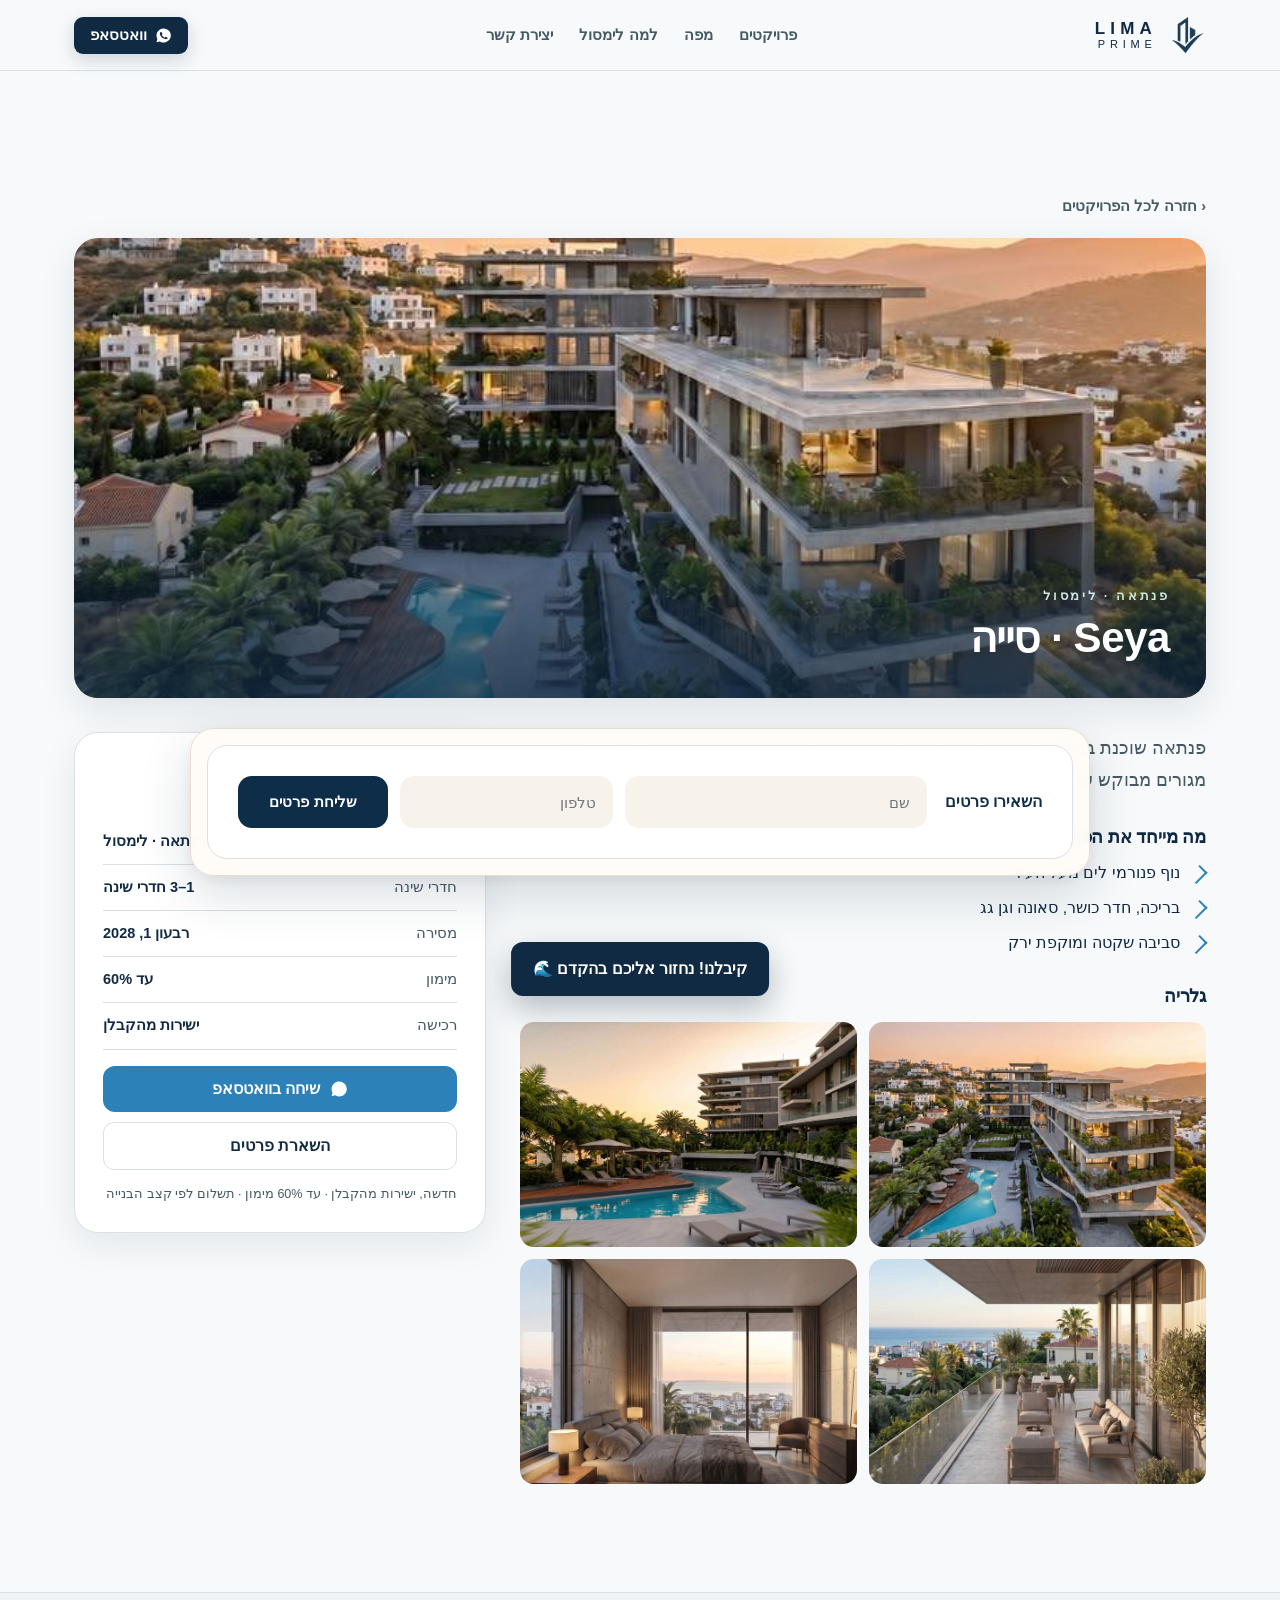
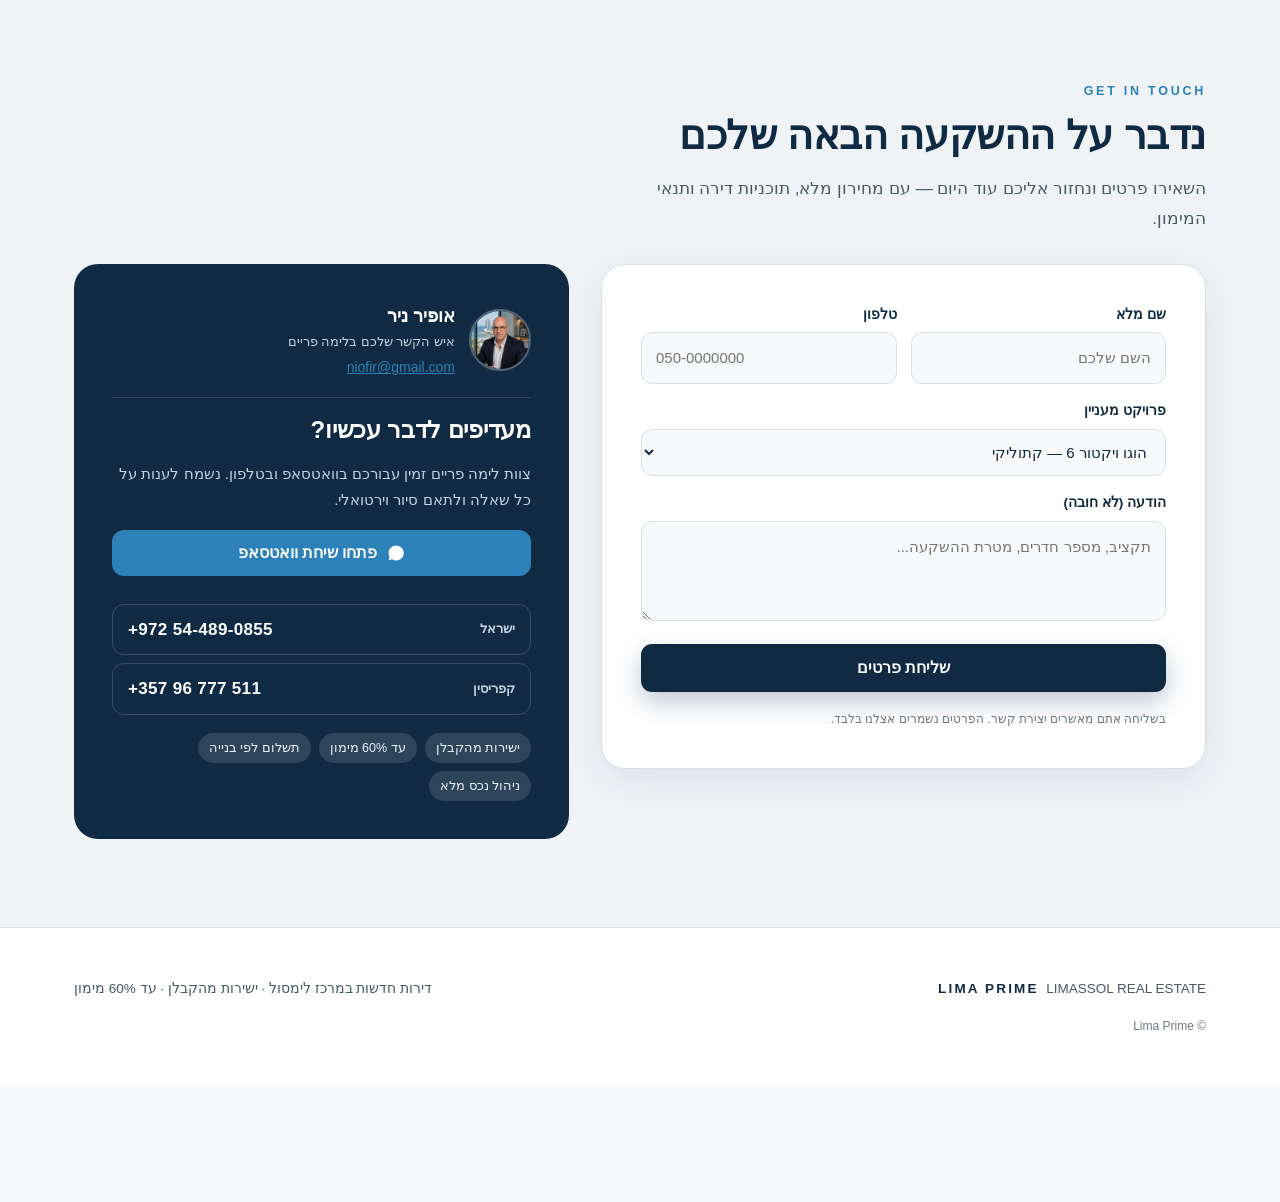
<file: projects/seya/index.html>
<!doctype html>
<html lang="he" dir="rtl">
<head>
<meta charset="utf-8">
<meta name="viewport" content="width=device-width, initial-scale=1">
<meta name="google-site-verification" content="UAgLvy34qBZ3VjbonvDtQ4hzfrrOWzHWhnGqoYVvIDc">
<title>Seya · סייה — פנתאה | לימה פריים</title>
<meta name="description" content="פנתאה שוכנת במעלה הגבעה מעל העיר ומציעה נוף פנורמי לים לצד שקט וירק — אזור מגורים מבוקש עם אווירה שלווה, דקות ממרכז לימסול. מתחם פנאי מלא וגן גג.">
<link rel="canonical" href="https://limaprime.com/projects/seya/">
<meta name="theme-color" content="#1E3A5F">
<link rel="icon" type="image/png" href="/assets/logo.webp">
<meta property="og:site_name" content="Lima Prime"><meta property="og:locale" content="he_IL">
<meta property="og:type" content="article">
<meta property="og:title" content="Seya · סייה — פנתאה | לימה פריים">
<meta property="og:description" content="פנתאה שוכנת במעלה הגבעה מעל העיר ומציעה נוף פנורמי לים לצד שקט וירק — אזור מגורים מבוקש עם אווירה שלווה, דקות ממרכז לימסול. מתחם פנאי מלא וגן גג.">
<meta property="og:url" content="https://limaprime.com/projects/seya/">
<meta property="og:image" content="https://limaprime.com/assets/card-seya.jpg">
<meta property="og:image:width" content="1200"><meta property="og:image:height" content="630">
<meta name="twitter:card" content="summary_large_image">
<meta name="twitter:title" content="Seya · סייה — פנתאה | לימה פריים">
<meta name="twitter:description" content="פנתאה שוכנת במעלה הגבעה מעל העיר ומציעה נוף פנורמי לים לצד שקט וירק — אזור מגורים מבוקש עם אווירה שלווה, דקות ממרכז לימסול. מתחם פנאי מלא וגן גג.">
<meta name="twitter:image" content="https://limaprime.com/assets/card-seya.jpg">
<link rel="stylesheet" href="/assets/style.css?v=1790502278">
<script type="application/ld+json">{"@context": "https://schema.org", "@type": "Residence", "name": "Seya · סייה", "description": "פנתאה שוכנת במעלה הגבעה מעל העיר ומציעה נוף פנורמי לים לצד שקט וירק — אזור מגורים מבוקש עם אווירה שלווה, דקות ממרכז לימסול. מתחם פנאי מלא וגן גג.", "url": "https://limaprime.com/projects/seya/", "image": "https://limaprime.com/assets/card-seya.webp", "address": {"@type": "PostalAddress", "addressLocality": "Limassol", "addressCountry": "CY"}, "offers": {"@type": "Offer", "priceCurrency": "EUR", "price": "275000", "availability": "https://schema.org/InStock", "url": "https://limaprime.com/projects/seya/"}}</script>
</head>
<body data-project="seya">
<header>
 <div class="wrap nav">
  <div class="brand" onclick="location.href='/'">
   <img class="mark-img" src="/assets/logo.webp" alt="Lima Prime">
   <div class="wm"><b>LIMA</b><span>PRIME</span></div>
  </div>
  <nav class="menu">
   <a href="/#projects">פרויקטים</a><a href="/#map">מפה</a><a href="/#why">למה לימסול</a><a href="#contact">יצירת קשר</a>
  </nav>
  <button class="wa" onclick="wa()"><svg viewBox="0 0 24 24" fill="currentColor"><path d="M12 2a10 10 0 0 0-8.6 15l-1.3 4.7 4.8-1.3A10 10 0 1 0 12 2Zm5.3 14.1c-.2.6-1.2 1.2-1.7 1.2-.4 0-1 .1-3.2-.9-2.7-1.1-4.4-3.9-4.5-4.1-.1-.2-1.1-1.4-1.1-2.7s.7-1.9.9-2.1c.2-.2.5-.3.7-.3h.5c.2 0 .4 0 .6.5l.8 2c.1.2.1.4 0 .5l-.4.6c-.2.2-.3.4-.1.7.2.3.9 1.4 1.9 2.2 1.3 1.1 2 1.3 2.3 1.1l.7-.7c.2-.2.4-.2.6-.1l1.9.9c.3.2.5.3.6.4.1.3.1.7-.1 1.2Z"/></svg>וואטסאפ</button>
 </div>
</header>
<main>
<section>
 <div class="wrap detail-wrap">
  <a class="back" href="/#projects">‹ חזרה לכל הפרויקטים</a>
  <div class="detail-hero"><img src="/assets/seya-1.jpg" alt="סייה"><div class="ov"><div><div class="eyebrow">פנתאה · לימסול</div><h2><span class="lat">Seya</span> · סייה</h2></div></div></div>
  <div class="detail-body">
   <div class="detail-main">
    <p class="intro">פנתאה שוכנת במעלה הגבעה מעל העיר ומציעה נוף פנורמי לים לצד שקט וירק — אזור מגורים מבוקש עם אווירה שלווה, דקות ממרכז לימסול. מתחם פנאי מלא וגן גג.</p>
    <h4 class="blk">מה מייחד את הפרויקט</h4>
    <ul class="feat"><li>נוף פנורמי לים מעל העיר</li><li>בריכה, חדר כושר, סאונה וגן גג</li><li>סביבה שקטה ומוקפת ירק</li></ul>
    <h4 class="blk">גלריה</h4>
    <div class="gallery"><img src="/assets/seya-1.jpg" alt="סייה" loading="lazy"><img src="/assets/seya-2.jpg" alt="סייה" loading="lazy"><img src="/assets/seya-3.jpg" alt="סייה" loading="lazy"><img src="/assets/seya-4.jpg" alt="סייה" loading="lazy"></div>
   </div>
   <aside class="detail-side">
    <div class="price-tag">מ־€275,000</div>
    <div class="spec-rows"><div class="row"><span>מיקום</span><b>פנתאה · לימסול</b></div><div class="row"><span>חדרי שינה</span><b>1–3 חדרי שינה</b></div><div class="row"><span>מסירה</span><b>רבעון 1, 2028</b></div><div class="row"><span>מימון</span><b>עד 60%</b></div><div class="row"><span>רכישה</span><b>ישירות מהקבלן</b></div></div>
    <button class="wa-big" onclick="wa('Seya')"><svg viewBox="0 0 24 24" width="18" fill="currentColor"><path d="M12 2a10 10 0 0 0-8.6 15l-1.3 4.7 4.8-1.3A10 10 0 1 0 12 2Z"/></svg>שיחה בוואטסאפ</button>
    <button class="btn btn-ghost" style="width:100%;justify-content:center" onclick="goContact()">השארת פרטים</button>
    <p class="sidenote">חדשה, ישירות מהקבלן · עד 60% מימון · תשלום לפי קצב הבנייה</p>
   </aside>
  </div>
 </div>
</section>
</main>
<section id="contact" class="contact">
 <div class="wrap">
  <div class="sec-head"><div class="eyebrow">GET IN TOUCH</div><h2>נדבר על ההשקעה הבאה שלכם</h2>
   <p>השאירו פרטים ונחזור אליכם עוד היום — עם מחירון מלא, תוכניות דירה ותנאי המימון.</p></div>
  <div class="contact-grid">
   <form onsubmit="return submitLead(event)">
    <div class="form-row">
     <div class="field"><label>שם מלא</label><input id="lead-name" name="name" required autocomplete="name" placeholder="השם שלכם"></div>
     <div class="field"><label>טלפון</label><input id="lead-phone" name="tel" required type="tel" inputmode="tel" autocomplete="tel" placeholder="050-0000000"></div>
    </div>
    <div class="field"><label>פרויקט מעניין</label><select id="lead-proj"><option>הוגו ויקטור 6 — קתוליקי</option><option>Alveo — העיר העתיקה</option><option>Caeli — אגיוס אתנסיוס</option><option>Orien — אגיוס אתנסיוס</option><option>Vireo — אקאלי</option><option>Elio — מרכז העיר</option><option>Evora — ג&#x27;רמסויה</option><option>Seya — פנתאה</option><option>Delta — מרכז העיר</option><option>עדיין לא בטוח/ה — רוצה ייעוץ</option></select></div>
    <div class="field"><label>הודעה (לא חובה)</label><textarea id="lead-msg" rows="3" placeholder="תקציב, מספר חדרים, מטרת ההשקעה..."></textarea></div>
    <button class="btn btn-primary" style="width:100%;justify-content:center" type="submit">שליחת פרטים</button>
    <p class="pixnote">בשליחה אתם מאשרים יצירת קשר. הפרטים נשמרים אצלנו בלבד.</p>
   </form>
   <aside class="side-panel">
    <div class="rep">
     <div class="rep-ava"><img src="/assets/ofir.webp" alt="אופיר ניר — לימה פריים"></div>
     <div class="rep-info"><b>אופיר ניר</b><span>איש הקשר שלכם בלימה פריים</span><a class="rep-mail" href="mailto:niofir@gmail.com">niofir@gmail.com</a></div>
    </div>
    <h3>מעדיפים לדבר עכשיו?</h3>
    <p>צוות לימה פריים זמין עבורכם בוואטסאפ ובטלפון. נשמח לענות על כל שאלה ולתאם סיור וירטואלי.</p>
    <button class="wa-big" onclick="wa()"><svg viewBox="0 0 24 24" width="18" fill="currentColor"><path d="M12 2a10 10 0 0 0-8.6 15l-1.3 4.7 4.8-1.3A10 10 0 1 0 12 2Z"/></svg>פתחו שיחת וואטסאפ</button>
    <div class="phones">
     <a class="ph" href="tel:+972544890855"><span class="ph-loc">ישראל</span><span class="ph-num">+972 54-489-0855</span></a>
     <a class="ph" href="tel:+35796777511"><span class="ph-loc">קפריסין</span><span class="ph-num">+357 96 777 511</span></a>
    </div>
    <div class="trust-mini"><span>ישירות מהקבלן</span><span>עד 60% מימון</span><span>תשלום לפי בנייה</span><span>ניהול נכס מלא</span></div>
   </aside>
  </div>
 </div>
</section>
<footer>
 <div class="wrap foot">
  <div class="wm lat" style="direction:ltr"><b style="color:var(--brand-ink);letter-spacing:.16em;font-weight:800">LIMA PRIME</b> &nbsp;<span style="color:var(--muted)">LIMASSOL REAL ESTATE</span></div>
  <div>דירות חדשות במרכז לימסול · ישירות מהקבלן · עד 60% מימון</div>
 </div>
 <div class="wrap pixnote">© Lima Prime</div>
</footer>
<div class="wa-modal" id="waModal" aria-hidden="true" onclick="if(event.target===this)waClose()">
 <div class="wa-box">
  <button class="wa-x" onclick="waClose()" aria-label="סגור">×</button>
  <div class="wa-ic"><svg viewBox="0 0 24 24" fill="currentColor"><path d="M12 2a10 10 0 0 0-8.6 15l-1.3 4.7 4.8-1.3A10 10 0 1 0 12 2Zm5.3 14.1c-.2.6-1.2 1.2-1.7 1.2-.4 0-1 .1-3.2-.9-2.7-1.1-4.4-3.9-4.5-4.1-.1-.2-1.1-1.4-1.1-2.7s.7-1.9.9-2.1c.2-.2.5-.3.7-.3h.5c.2 0 .4 0 .6.5l.8 2c.1.2.1.4 0 .5l-.4.6c-.2.2-.3.4-.1.7.2.3.9 1.4 1.9 2.2 1.3 1.1 2 1.3 2.3 1.1l.7-.7c.2-.2.4-.2.6-.1l1.9.9c.3.2.5.3.6.4.1.3.1.7-.1 1.2Z"/></svg></div>
  <h3>נדבר בוואטסאפ</h3>
  <p>השאירו שם וטלפון ונפתח את השיחה — כדי שנוכל לחזור אליכם גם אם היא תתנתק.</p>
  <form onsubmit="return waSubmit(event)">
   <input id="wa-name" name="name" autocomplete="name" placeholder="שם (לא חובה)">
   <input id="wa-phone" required type="tel" inputmode="tel" autocomplete="tel" placeholder="טלפון">
   <button class="wa-big" type="submit"><svg viewBox="0 0 24 24" width="18" fill="currentColor"><path d="M12 2a10 10 0 0 0-8.6 15l-1.3 4.7 4.8-1.3A10 10 0 1 0 12 2Z"/></svg>פתחו וואטסאפ</button>
  </form>
  <button class="wa-skip" onclick="waSkip()">דלגו ופתחו וואטסאפ ישירות</button>
 </div>
</div>
<div class="toast" id="toast">קיבלנו! נחזור אליכם בהקדם 🌊</div>
<script src="/assets/app.js?v=1790502278" defer></script>
</body>
</html>
</file>
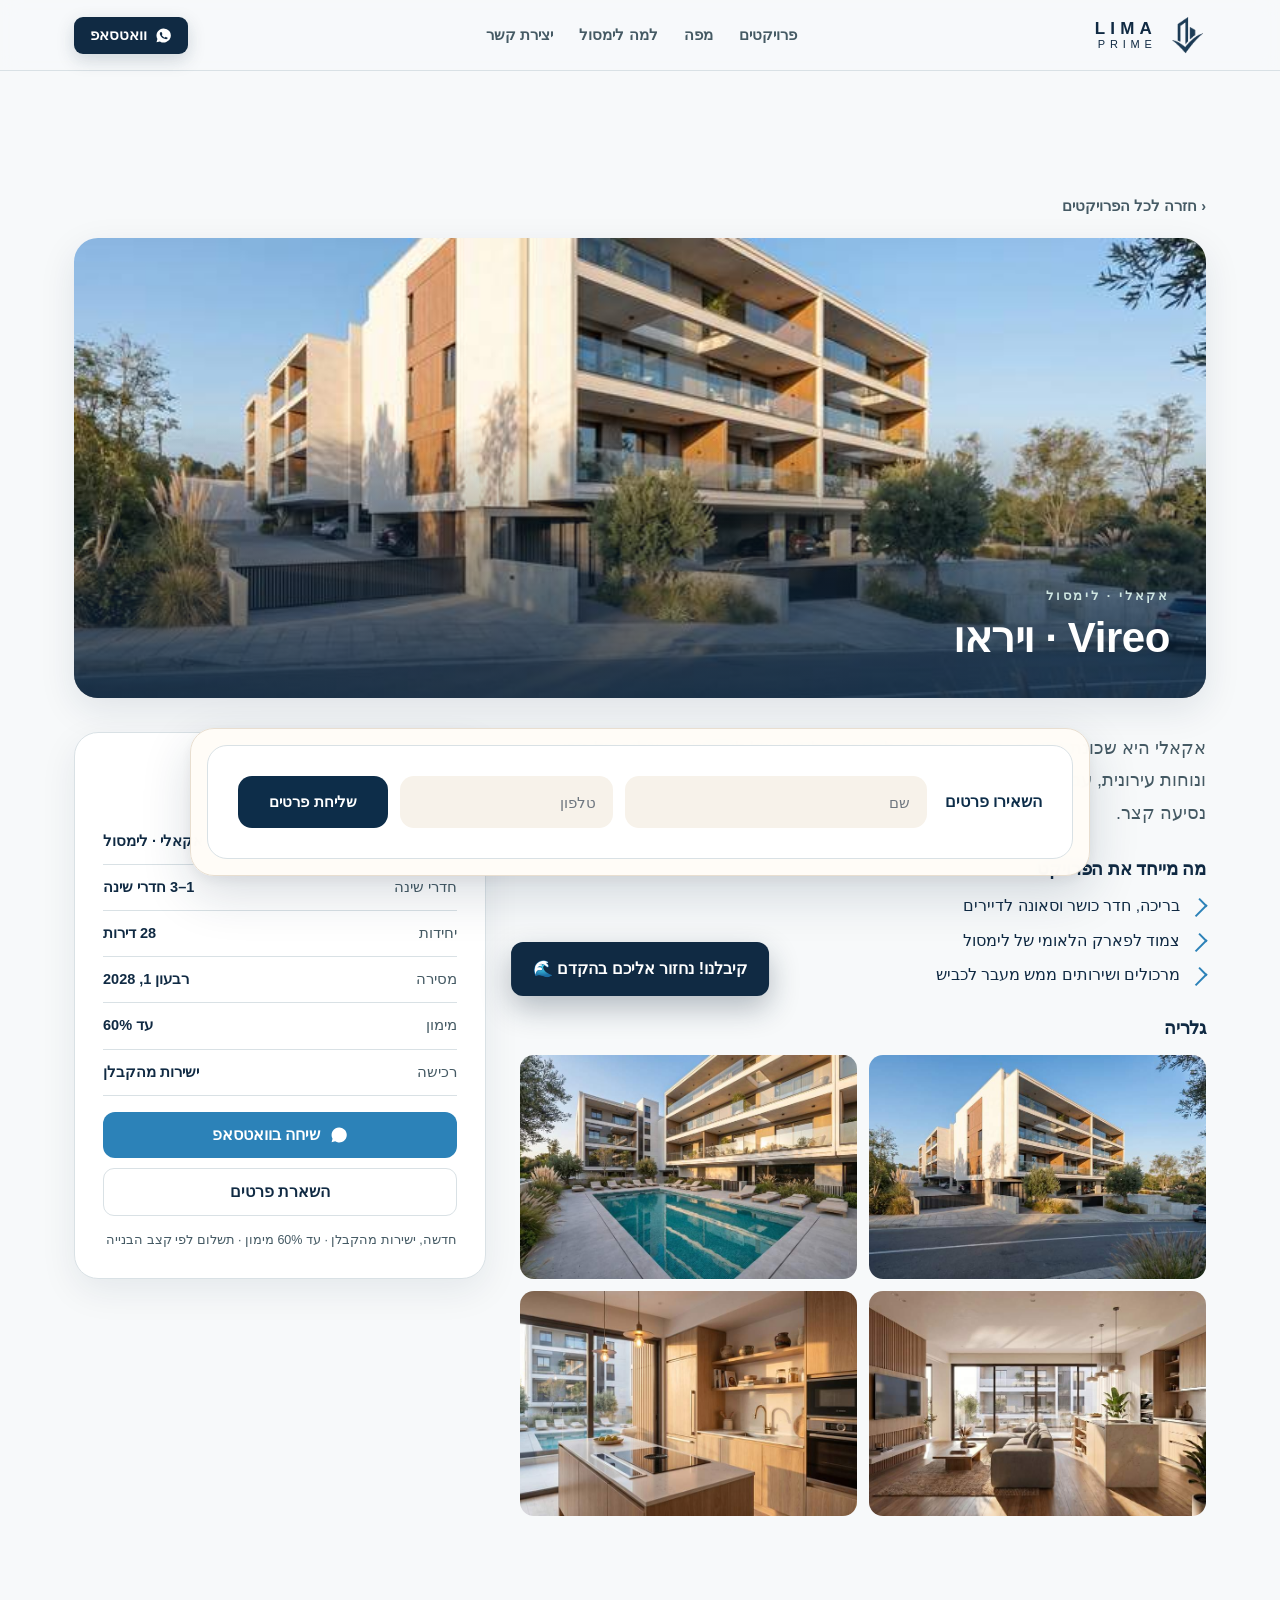
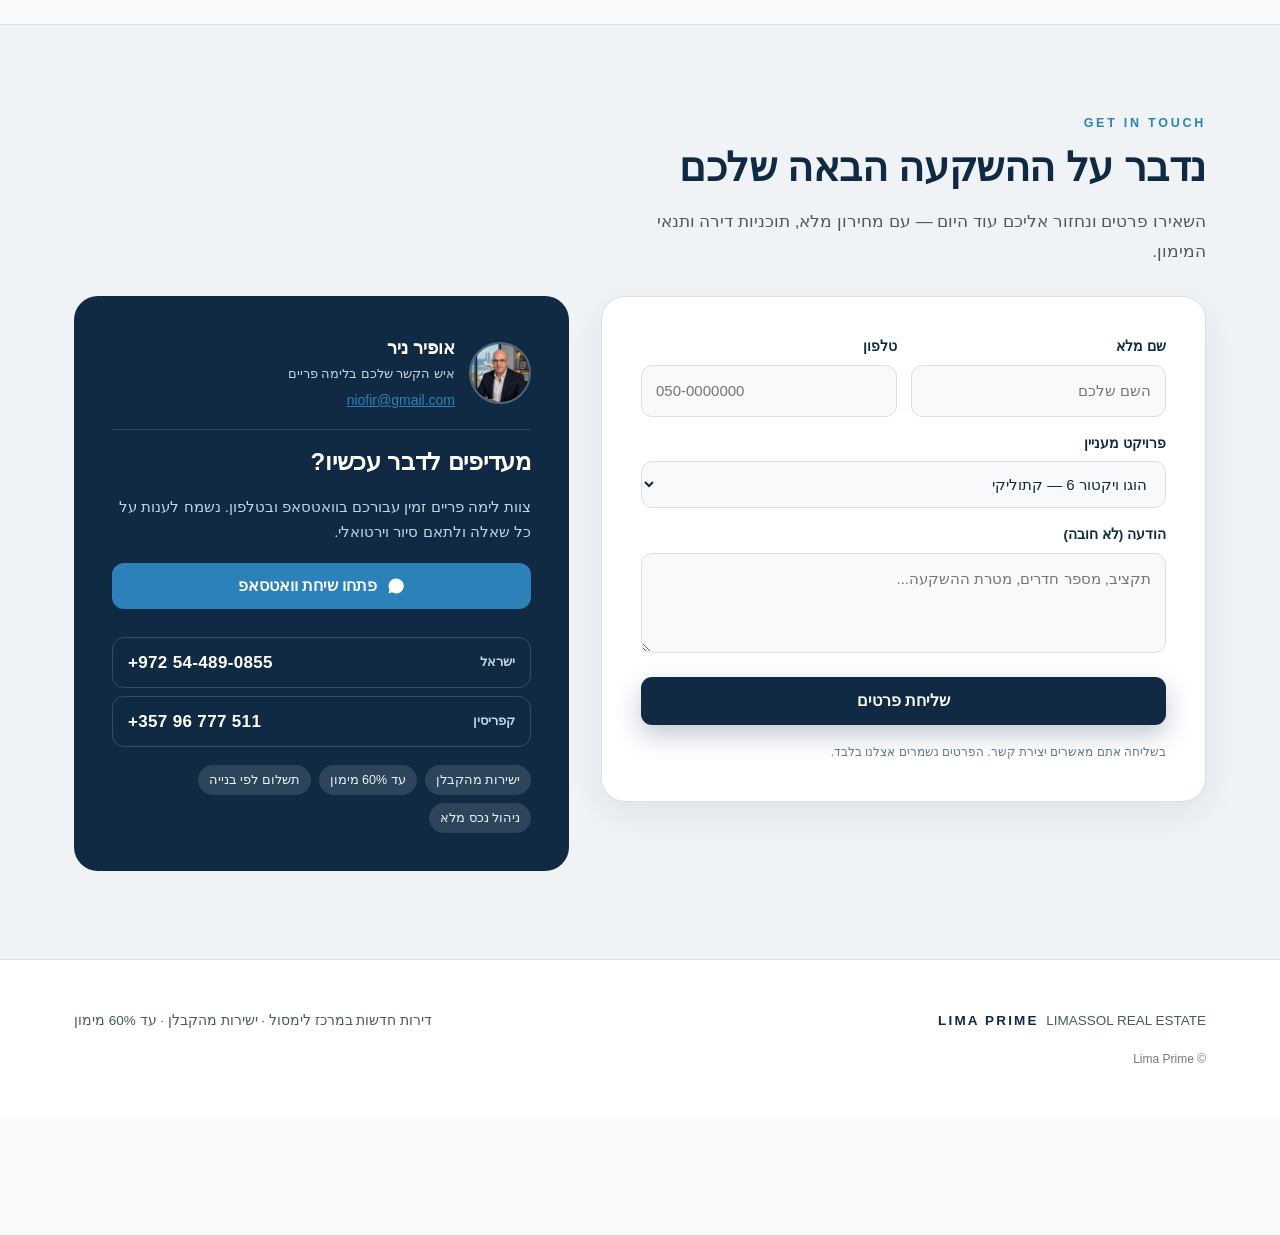
<file: projects/vireo/index.html>
<!doctype html>
<html lang="he" dir="rtl">
<head>
<meta charset="utf-8">
<meta name="viewport" content="width=device-width, initial-scale=1">
<meta name="google-site-verification" content="UAgLvy34qBZ3VjbonvDtQ4hzfrrOWzHWhnGqoYVvIDc">
<title>Vireo · ויראו — אקאלי | לימה פריים</title>
<meta name="description" content="אקאלי היא שכונת מגורים ירוקה הצמודה לפארק הלאומי של לימסול — שילוב של טבע ונוחות עירונית, עם מרכז ספורט ובתי ספר בינלאומיים בקרבת מקום ומרכז העיר במרחק נסיעה…">
<link rel="canonical" href="https://limaprime.com/projects/vireo/">
<meta name="theme-color" content="#1E3A5F">
<link rel="icon" type="image/png" href="/assets/logo.webp">
<meta property="og:site_name" content="Lima Prime"><meta property="og:locale" content="he_IL">
<meta property="og:type" content="article">
<meta property="og:title" content="Vireo · ויראו — אקאלי | לימה פריים">
<meta property="og:description" content="אקאלי היא שכונת מגורים ירוקה הצמודה לפארק הלאומי של לימסול — שילוב של טבע ונוחות עירונית, עם מרכז ספורט ובתי ספר בינלאומיים בקרבת מקום ומרכז העיר במרחק נסיעה…">
<meta property="og:url" content="https://limaprime.com/projects/vireo/">
<meta property="og:image" content="https://limaprime.com/assets/card-vireo.jpg">
<meta property="og:image:width" content="1200"><meta property="og:image:height" content="630">
<meta name="twitter:card" content="summary_large_image">
<meta name="twitter:title" content="Vireo · ויראו — אקאלי | לימה פריים">
<meta name="twitter:description" content="אקאלי היא שכונת מגורים ירוקה הצמודה לפארק הלאומי של לימסול — שילוב של טבע ונוחות עירונית, עם מרכז ספורט ובתי ספר בינלאומיים בקרבת מקום ומרכז העיר במרחק נסיעה…">
<meta name="twitter:image" content="https://limaprime.com/assets/card-vireo.jpg">
<link rel="stylesheet" href="/assets/style.css?v=1790502278">
<script type="application/ld+json">{"@context": "https://schema.org", "@type": "Residence", "name": "Vireo · ויראו", "description": "אקאלי היא שכונת מגורים ירוקה הצמודה לפארק הלאומי של לימסול — שילוב של טבע ונוחות עירונית, עם מרכז ספורט ובתי ספר בינלאומיים בקרבת מקום ומרכז העיר במרחק נסיעה…", "url": "https://limaprime.com/projects/vireo/", "image": "https://limaprime.com/assets/card-vireo.webp", "address": {"@type": "PostalAddress", "addressLocality": "Limassol", "addressCountry": "CY"}, "offers": {"@type": "Offer", "priceCurrency": "EUR", "price": "240000", "availability": "https://schema.org/InStock", "url": "https://limaprime.com/projects/vireo/"}}</script>
</head>
<body data-project="vireo">
<header>
 <div class="wrap nav">
  <div class="brand" onclick="location.href='/'">
   <img class="mark-img" src="/assets/logo.webp" alt="Lima Prime">
   <div class="wm"><b>LIMA</b><span>PRIME</span></div>
  </div>
  <nav class="menu">
   <a href="/#projects">פרויקטים</a><a href="/#map">מפה</a><a href="/#why">למה לימסול</a><a href="#contact">יצירת קשר</a>
  </nav>
  <button class="wa" onclick="wa()"><svg viewBox="0 0 24 24" fill="currentColor"><path d="M12 2a10 10 0 0 0-8.6 15l-1.3 4.7 4.8-1.3A10 10 0 1 0 12 2Zm5.3 14.1c-.2.6-1.2 1.2-1.7 1.2-.4 0-1 .1-3.2-.9-2.7-1.1-4.4-3.9-4.5-4.1-.1-.2-1.1-1.4-1.1-2.7s.7-1.9.9-2.1c.2-.2.5-.3.7-.3h.5c.2 0 .4 0 .6.5l.8 2c.1.2.1.4 0 .5l-.4.6c-.2.2-.3.4-.1.7.2.3.9 1.4 1.9 2.2 1.3 1.1 2 1.3 2.3 1.1l.7-.7c.2-.2.4-.2.6-.1l1.9.9c.3.2.5.3.6.4.1.3.1.7-.1 1.2Z"/></svg>וואטסאפ</button>
 </div>
</header>
<main>
<section>
 <div class="wrap detail-wrap">
  <a class="back" href="/#projects">‹ חזרה לכל הפרויקטים</a>
  <div class="detail-hero"><img src="/assets/vireo-1.jpg" alt="ויראו"><div class="ov"><div><div class="eyebrow">אקאלי · לימסול</div><h2><span class="lat">Vireo</span> · ויראו</h2></div></div></div>
  <div class="detail-body">
   <div class="detail-main">
    <p class="intro">אקאלי היא שכונת מגורים ירוקה הצמודה לפארק הלאומי של לימסול — שילוב של טבע ונוחות עירונית, עם מרכז ספורט ובתי ספר בינלאומיים בקרבת מקום ומרכז העיר במרחק נסיעה קצר.</p>
    <h4 class="blk">מה מייחד את הפרויקט</h4>
    <ul class="feat"><li>בריכה, חדר כושר וסאונה לדיירים</li><li>צמוד לפארק הלאומי של לימסול</li><li>מרכולים ושירותים ממש מעבר לכביש</li></ul>
    <h4 class="blk">גלריה</h4>
    <div class="gallery"><img src="/assets/vireo-1.jpg" alt="ויראו" loading="lazy"><img src="/assets/vireo-2.jpg" alt="ויראו" loading="lazy"><img src="/assets/vireo-3.jpg" alt="ויראו" loading="lazy"><img src="/assets/vireo-4.jpg" alt="ויראו" loading="lazy"></div>
   </div>
   <aside class="detail-side">
    <div class="price-tag">מ־€240,000</div>
    <div class="spec-rows"><div class="row"><span>מיקום</span><b>אקאלי · לימסול</b></div><div class="row"><span>חדרי שינה</span><b>1–3 חדרי שינה</b></div><div class="row"><span>יחידות</span><b>28 דירות</b></div><div class="row"><span>מסירה</span><b>רבעון 1, 2028</b></div><div class="row"><span>מימון</span><b>עד 60%</b></div><div class="row"><span>רכישה</span><b>ישירות מהקבלן</b></div></div>
    <button class="wa-big" onclick="wa('Vireo')"><svg viewBox="0 0 24 24" width="18" fill="currentColor"><path d="M12 2a10 10 0 0 0-8.6 15l-1.3 4.7 4.8-1.3A10 10 0 1 0 12 2Z"/></svg>שיחה בוואטסאפ</button>
    <button class="btn btn-ghost" style="width:100%;justify-content:center" onclick="goContact()">השארת פרטים</button>
    <p class="sidenote">חדשה, ישירות מהקבלן · עד 60% מימון · תשלום לפי קצב הבנייה</p>
   </aside>
  </div>
 </div>
</section>
</main>
<section id="contact" class="contact">
 <div class="wrap">
  <div class="sec-head"><div class="eyebrow">GET IN TOUCH</div><h2>נדבר על ההשקעה הבאה שלכם</h2>
   <p>השאירו פרטים ונחזור אליכם עוד היום — עם מחירון מלא, תוכניות דירה ותנאי המימון.</p></div>
  <div class="contact-grid">
   <form onsubmit="return submitLead(event)">
    <div class="form-row">
     <div class="field"><label>שם מלא</label><input id="lead-name" name="name" required autocomplete="name" placeholder="השם שלכם"></div>
     <div class="field"><label>טלפון</label><input id="lead-phone" name="tel" required type="tel" inputmode="tel" autocomplete="tel" placeholder="050-0000000"></div>
    </div>
    <div class="field"><label>פרויקט מעניין</label><select id="lead-proj"><option>הוגו ויקטור 6 — קתוליקי</option><option>Alveo — העיר העתיקה</option><option>Caeli — אגיוס אתנסיוס</option><option>Orien — אגיוס אתנסיוס</option><option>Vireo — אקאלי</option><option>Elio — מרכז העיר</option><option>Evora — ג&#x27;רמסויה</option><option>Seya — פנתאה</option><option>Delta — מרכז העיר</option><option>עדיין לא בטוח/ה — רוצה ייעוץ</option></select></div>
    <div class="field"><label>הודעה (לא חובה)</label><textarea id="lead-msg" rows="3" placeholder="תקציב, מספר חדרים, מטרת ההשקעה..."></textarea></div>
    <button class="btn btn-primary" style="width:100%;justify-content:center" type="submit">שליחת פרטים</button>
    <p class="pixnote">בשליחה אתם מאשרים יצירת קשר. הפרטים נשמרים אצלנו בלבד.</p>
   </form>
   <aside class="side-panel">
    <div class="rep">
     <div class="rep-ava"><img src="/assets/ofir.webp" alt="אופיר ניר — לימה פריים"></div>
     <div class="rep-info"><b>אופיר ניר</b><span>איש הקשר שלכם בלימה פריים</span><a class="rep-mail" href="mailto:niofir@gmail.com">niofir@gmail.com</a></div>
    </div>
    <h3>מעדיפים לדבר עכשיו?</h3>
    <p>צוות לימה פריים זמין עבורכם בוואטסאפ ובטלפון. נשמח לענות על כל שאלה ולתאם סיור וירטואלי.</p>
    <button class="wa-big" onclick="wa()"><svg viewBox="0 0 24 24" width="18" fill="currentColor"><path d="M12 2a10 10 0 0 0-8.6 15l-1.3 4.7 4.8-1.3A10 10 0 1 0 12 2Z"/></svg>פתחו שיחת וואטסאפ</button>
    <div class="phones">
     <a class="ph" href="tel:+972544890855"><span class="ph-loc">ישראל</span><span class="ph-num">+972 54-489-0855</span></a>
     <a class="ph" href="tel:+35796777511"><span class="ph-loc">קפריסין</span><span class="ph-num">+357 96 777 511</span></a>
    </div>
    <div class="trust-mini"><span>ישירות מהקבלן</span><span>עד 60% מימון</span><span>תשלום לפי בנייה</span><span>ניהול נכס מלא</span></div>
   </aside>
  </div>
 </div>
</section>
<footer>
 <div class="wrap foot">
  <div class="wm lat" style="direction:ltr"><b style="color:var(--brand-ink);letter-spacing:.16em;font-weight:800">LIMA PRIME</b> &nbsp;<span style="color:var(--muted)">LIMASSOL REAL ESTATE</span></div>
  <div>דירות חדשות במרכז לימסול · ישירות מהקבלן · עד 60% מימון</div>
 </div>
 <div class="wrap pixnote">© Lima Prime</div>
</footer>
<div class="wa-modal" id="waModal" aria-hidden="true" onclick="if(event.target===this)waClose()">
 <div class="wa-box">
  <button class="wa-x" onclick="waClose()" aria-label="סגור">×</button>
  <div class="wa-ic"><svg viewBox="0 0 24 24" fill="currentColor"><path d="M12 2a10 10 0 0 0-8.6 15l-1.3 4.7 4.8-1.3A10 10 0 1 0 12 2Zm5.3 14.1c-.2.6-1.2 1.2-1.7 1.2-.4 0-1 .1-3.2-.9-2.7-1.1-4.4-3.9-4.5-4.1-.1-.2-1.1-1.4-1.1-2.7s.7-1.9.9-2.1c.2-.2.5-.3.7-.3h.5c.2 0 .4 0 .6.5l.8 2c.1.2.1.4 0 .5l-.4.6c-.2.2-.3.4-.1.7.2.3.9 1.4 1.9 2.2 1.3 1.1 2 1.3 2.3 1.1l.7-.7c.2-.2.4-.2.6-.1l1.9.9c.3.2.5.3.6.4.1.3.1.7-.1 1.2Z"/></svg></div>
  <h3>נדבר בוואטסאפ</h3>
  <p>השאירו שם וטלפון ונפתח את השיחה — כדי שנוכל לחזור אליכם גם אם היא תתנתק.</p>
  <form onsubmit="return waSubmit(event)">
   <input id="wa-name" name="name" autocomplete="name" placeholder="שם (לא חובה)">
   <input id="wa-phone" required type="tel" inputmode="tel" autocomplete="tel" placeholder="טלפון">
   <button class="wa-big" type="submit"><svg viewBox="0 0 24 24" width="18" fill="currentColor"><path d="M12 2a10 10 0 0 0-8.6 15l-1.3 4.7 4.8-1.3A10 10 0 1 0 12 2Z"/></svg>פתחו וואטסאפ</button>
  </form>
  <button class="wa-skip" onclick="waSkip()">דלגו ופתחו וואטסאפ ישירות</button>
 </div>
</div>
<div class="toast" id="toast">קיבלנו! נחזור אליכם בהקדם 🌊</div>
<script src="/assets/app.js?v=1790502278" defer></script>
</body>
</html>
</file>
<file: assets/style.css>
:root{--ground:#F7F9FA;--surface:#FFFFFF;--surface-2:#EFF3F6;--ink:#102A43;--muted:#455A64;--line:#D9E1E5;--brand:#102A43;--brand-ink:#102A43;--teal:#2C82B8;--teal-2:#20699B;--teal-soft:#D6E8F4;--shadow:16 42 67;--maxw:1180px}
@media (prefers-color-scheme:dark){
 :root{ --ground:#0B1922; --surface:#122534; --surface-2:#0F2029; --ink:#E9F1F1; --muted:#9AB0BA;
  --line:#213A49; --brand-ink:#B9D2E6; --teal:#4FA6D8; --teal-2:#3E8DBE; --teal-soft:#0F2F44; --shadow:0 0 0; }
}
:root[data-theme="light"]{ --ground:#F1F5F8; --surface:#FFFFFF; --surface-2:#E6EEF4; --ink:#152A3D; --muted:#54666F;
  --line:#D6E2EC; --brand-ink:#1E3A5F; --teal:#2C82B8; --teal-soft:#D6E8F4; --shadow:20 41 60;}
:root[data-theme="dark"]{ --ground:#0B1922; --surface:#122534; --surface-2:#0F2029; --ink:#E9F1F1; --muted:#9AB0BA;
  --line:#213A49; --brand-ink:#B9D2E6; --teal:#4FA6D8; --teal-soft:#0F2F44; --shadow:0 0 0;}

*{box-sizing:border-box}
html{direction:rtl;scroll-behavior:smooth}
body{margin:0;background:var(--ground);color:var(--ink);direction:rtl;text-align:right;
 font-family:-apple-system,"Segoe UI","Helvetica Neue",Arial,"Assistant","Heebo",sans-serif;
 line-height:1.6;-webkit-font-smoothing:antialiased;text-rendering:optimizeLegibility}
.wrap{max-width:var(--maxw);margin:0 auto;padding:0 24px}
h1,h2,h3,h4{margin:0;line-height:1.14;font-weight:800;letter-spacing:-.01em;text-wrap:balance}
p{margin:0}
a{color:inherit;text-decoration:none}
img{max-width:100%;display:block}
.lat{direction:ltr;unicode-bidi:isolate}
.eyebrow{font-size:12.5px;font-weight:700;letter-spacing:.22em;color:var(--teal);text-transform:uppercase;direction:ltr;text-align:right}

header{position:sticky;top:0;z-index:50;backdrop-filter:saturate(1.4) blur(10px);
 background:color-mix(in srgb, var(--ground) 82%, transparent);border-bottom:1px solid var(--line)}
.nav{display:flex;align-items:center;justify-content:space-between;gap:20px;height:70px}
.brand{display:flex;align-items:center;gap:12px;cursor:pointer}
.brand .mark-img{height:42px;width:auto;flex:0 0 auto;display:block}
@media(prefers-color-scheme:dark){.brand .mark-img{filter:brightness(1.8) saturate(.85)}}
:root[data-theme="dark"] .brand .mark-img{filter:brightness(1.8) saturate(.85)}
:root[data-theme="light"] .brand .mark-img{filter:none}
.brand .wm{direction:ltr;line-height:1;display:flex;flex-direction:column}
.brand .wm b{font-size:17px;letter-spacing:.30em;font-weight:800;color:var(--brand-ink)}
.brand .wm span{font-size:11px;letter-spacing:.44em;color:var(--brand-ink);font-weight:500;margin-top:2px}
.menu{display:flex;gap:26px;align-items:center}
.menu a{font-size:15px;color:var(--muted);font-weight:600}
.menu a:hover{color:var(--ink)}
.wa{display:inline-flex;align-items:center;gap:8px;background:var(--brand);color:#fff;padding:10px 16px;border-radius:9px;
 font-weight:700;font-size:14.5px;border:0;cursor:pointer;box-shadow:0 6px 18px rgb(var(--shadow)/.18);transition:transform .15s,background .2s}
.wa:hover{background:#1b4067;transform:translateY(-1px)}
.wa svg{width:17px;height:17px}

/* pages */
.page{display:none}
.page.active{display:block}

.hero{position:relative;overflow:hidden}
.hero::after{content:"";position:absolute;left:0;right:0;bottom:-1px;height:180px;z-index:1;background:linear-gradient(180deg,transparent,var(--ground));pointer-events:none}
.hero-photo{position:absolute;inset:0;z-index:0;width:100%;height:100%;object-fit:cover;object-position:center;opacity:1;filter:saturate(1.02)}
.hero-veil{position:absolute;inset:0;z-index:1;background:linear-gradient(to left, color-mix(in srgb,var(--ground) 92%, transparent) 0%, color-mix(in srgb,var(--ground) 60%, transparent) 32%, transparent 64%), linear-gradient(0deg, color-mix(in srgb,var(--ground) 42%, transparent), transparent 58%)}
@media(max-width:700px){.hero-veil{background:linear-gradient(to bottom, color-mix(in srgb,var(--ground) 82%, transparent) 0%, color-mix(in srgb,var(--ground) 45%, transparent) 40%, color-mix(in srgb,var(--ground) 32%, transparent) 68%, color-mix(in srgb,var(--ground) 58%, transparent) 100%)}}
.hero-inner{position:relative;z-index:2;padding-block:96px 118px}
.hero h1{font-size:clamp(34px,5.4vw,62px);color:var(--ink);max-width:16ch}
.hero .lead{margin-top:22px;font-size:clamp(16px,2vw,20px);color:color-mix(in srgb,var(--ink) 62%,var(--muted));max-width:52ch;line-height:1.7}
.hero .cta{margin-top:34px;display:flex;gap:14px;flex-wrap:wrap}
.btn{display:inline-flex;align-items:center;gap:9px;padding:14px 24px;border-radius:11px;font-weight:700;font-size:15.5px;cursor:pointer;border:1px solid transparent;transition:transform .15s,box-shadow .2s,background .2s,border-color .2s}
.btn-primary{background:var(--brand);color:#fff;box-shadow:0 10px 26px rgb(30 58 95/.28)}
.btn-primary:hover{transform:translateY(-2px)}
.btn-ghost{background:transparent;border-color:var(--line);color:var(--ink)}
.btn-ghost:hover{border-color:var(--teal);color:var(--teal)}
.hero .kpis{margin-top:54px;display:flex;gap:40px;flex-wrap:wrap}
.kpi b{display:block;font-size:30px;font-weight:800;color:var(--brand-ink);font-variant-numeric:tabular-nums}
.kpi span{font-size:13.5px;color:var(--muted)}

section{padding:88px 0}
.sec-head{max-width:62ch}
.sec-head h2{font-size:clamp(26px,3.4vw,40px);color:var(--ink);margin-top:12px}
.sec-head p{margin-top:16px;color:var(--muted);font-size:17px;line-height:1.75}

.thesis{background:var(--lp-bg-warm)}
.thesis .grid{display:grid;grid-template-columns:1.15fr .85fr;gap:54px;align-items:start;margin-top:8px}
.thesis .lede{font-size:clamp(19px,2.3vw,25px);line-height:1.55;color:var(--ink);font-weight:600}
.thesis .lede em{font-style:normal;color:var(--teal);font-weight:800}
.thesis .body p{color:var(--muted);font-size:16px;margin-top:16px;line-height:1.75}
.notevac{margin-top:20px;display:inline-flex;align-items:center;gap:9px;background:var(--surface);border:1px solid var(--line);padding:9px 15px;border-radius:999px;font-weight:700;font-size:14px;color:var(--ink)}
.notevac i{width:8px;height:8px;border-radius:50%;background:var(--teal);display:inline-block}
.pillars{display:grid;grid-template-columns:repeat(4,1fr);gap:18px;margin-top:44px}
.pillar{background:var(--surface);border:1px solid var(--line);border-radius:16px;padding:26px 22px}
.pillar .pi{width:30px;height:30px;stroke:var(--teal);fill:none;stroke-linecap:round;stroke-linejoin:round}
.pillar h4{margin-top:16px;font-size:18px;color:var(--ink)}
.pillar p{margin-top:8px;color:var(--muted);font-size:14.5px;line-height:1.6}

.proj-head{display:flex;justify-content:space-between;align-items:flex-end;gap:24px;flex-wrap:wrap}
.tabs{display:flex;gap:8px;background:var(--surface-2);padding:5px;border-radius:12px;border:1px solid var(--line)}
.tab{border:0;background:transparent;color:var(--muted);font-weight:700;font-size:14px;padding:9px 16px;border-radius:9px;cursor:pointer;transition:all .18s}
.tab.active{background:var(--surface);color:var(--ink);box-shadow:0 2px 8px rgb(var(--shadow)/.1)}
.grid-cards{display:grid;grid-template-columns:repeat(3,1fr);gap:22px;margin-top:34px}
.card{background:var(--surface);border:1px solid var(--line);border-radius:18px;overflow:hidden;display:flex;flex-direction:column;transition:transform .2s,box-shadow .25s,border-color .2s}
.card:hover{transform:translateY(-4px);box-shadow:0 18px 40px rgb(var(--shadow)/.14);border-color:var(--teal-soft)}
.card-img{position:relative;aspect-ratio:16/9;overflow:hidden}
.card-img img{width:100%;height:100%;object-fit:cover;transition:transform .5s}
.card:hover .card-img img{transform:scale(1.05)}
.flag{position:absolute;inset-block-start:12px;inset-inline-start:12px;background:var(--brand);color:#fff;font-size:12px;font-weight:700;padding:5px 11px;border-radius:7px}
.price{position:absolute;inset-block-end:12px;inset-inline-end:12px;background:color-mix(in srgb,var(--surface) 90%,transparent);backdrop-filter:blur(4px);color:var(--ink);font-size:13.5px;font-weight:800;padding:6px 12px;border-radius:8px;border:1px solid var(--line)}
.card-body{padding:20px 20px 22px;display:flex;flex-direction:column;flex:1}
.card-top h3{font-size:22px;color:var(--ink);display:flex;align-items:baseline;gap:9px;justify-content:flex-start}
.card-top h3 .he{font-size:14px;color:var(--muted);font-weight:600}
.loc{margin-top:6px;color:var(--teal);font-weight:700;font-size:14.5px}
.beds{margin-top:5px;color:var(--ink);font-size:14px;font-weight:600}
.cmeta{margin-top:6px;color:var(--muted);font-size:14px}
.card-link{margin-top:16px;color:var(--brand-ink);font-weight:700;font-size:14.5px;display:inline-flex;align-items:center;gap:6px}
.card-link .arr{transition:transform .2s;font-size:18px;line-height:1}
.card:hover .card-link .arr{transform:translateX(-4px)}

/* map */
#map{background:var(--lp-bg-warm)}
#map .map-wrap{display:grid;grid-template-columns:1.55fr 1fr;gap:26px;margin-top:32px;align-items:start}
.map-svg{width:100%;height:auto;background:var(--surface);border:1px solid var(--line);border-radius:18px;display:block}
.map-svg .road{fill:none;stroke:var(--line);stroke-width:3}
.map-svg .coast{fill:none;stroke:var(--teal);stroke-width:1.5;opacity:.5}
.map-svg .refring{fill:none;stroke:var(--muted);stroke-width:2;opacity:.7}
.map-svg .refdot{fill:var(--muted)}
.map-lbl{fill:var(--muted);font-size:15px;font-weight:600}
.map-sea{fill:var(--muted);font-size:15px;opacity:.7;letter-spacing:.08em}
.pinInner{transform-box:fill-box;transform-origin:center bottom;transition:transform .18s}
.map-svg a{cursor:pointer}
.map-svg a:hover .pinInner{transform:scale(1.16)}
.map-svg a:focus-visible{outline:2px solid var(--teal);outline-offset:2px}
.map-legend{list-style:none;margin:0;padding:0;display:flex;flex-direction:column;gap:8px}
.map-legend li a{display:flex;align-items:center;gap:12px;padding:11px 14px;border:1px solid var(--line);border-radius:12px;background:var(--surface);transition:border-color .2s,transform .15s}
.map-legend li a:hover{border-color:var(--teal);transform:translateX(-3px)}
.map-legend .num{flex:0 0 auto;width:26px;height:26px;border-radius:50%;background:var(--brand);color:#fff;font-weight:800;font-size:13px;display:flex;align-items:center;justify-content:center;font-variant-numeric:tabular-nums}
.map-legend b{color:var(--ink);font-size:15px}
.map-legend em{color:var(--muted);font-style:normal;font-size:13px;margin-inline-start:auto}
@media(max-width:800px){#map .map-wrap{grid-template-columns:1fr}}

/* finance band */
.finance-band{position:relative;z-index:3;padding:30px 24px 48px}
.finance-band .wrap{max-width:var(--maxw);margin:0 auto;padding:0;display:flex;flex-wrap:wrap;justify-content:center;background:linear-gradient(100deg,var(--brand),#16304f);border-radius:22px;overflow:hidden;box-shadow:0 16px 40px rgb(20 41 60/.16)}
.fb-item{flex:1 1 240px;text-align:center;padding:28px 24px;border-inline-start:1px solid rgba(255,255,255,.12)}
.fb-item:first-child{border-inline-start:0}
.fb-item b{display:block;font-size:21px;font-weight:800;color:#fff;letter-spacing:-.01em}
.fb-item span{display:block;margin-top:5px;font-size:14px;color:#c4d4e2}
@media(max-width:640px){.fb-item{flex-basis:100%;border-inline-start:0;border-top:1px solid rgba(255,255,255,.14);padding:18px}.fb-item:first-child{border-top:0}}

/* detail */
.detail-wrap{padding-top:34px;padding-bottom:20px}
.back{display:inline-flex;align-items:center;gap:6px;color:var(--muted);font-weight:700;font-size:14.5px;margin-bottom:20px}
.back:hover{color:var(--teal)}
.detail-hero{position:relative;border-radius:24px;overflow:hidden;aspect-ratio:16/6.5;box-shadow:0 12px 36px rgb(16 42 67/.10)}
.detail-hero img{width:100%;height:100%;object-fit:cover}
.detail-hero .ov{position:absolute;inset:0;background:linear-gradient(180deg,transparent 40%,rgb(16 42 67/.78));display:flex;align-items:flex-end;padding:36px}
.detail-hero .ov .eyebrow{color:#cfe6e2}
.detail-hero .ov h2{color:#fff;font-size:clamp(26px,3.4vw,42px);margin-top:8px}
.detail-body{display:grid;grid-template-columns:1.5fr .9fr;gap:34px;margin-top:34px}
.intro{font-size:18px;line-height:1.8;color:var(--muted)}
h4.blk{margin-top:30px;font-size:18px;color:var(--ink)}
.feat{margin:14px 0 0;padding:0;list-style:none;display:flex;flex-direction:column;gap:10px}
.feat li{position:relative;padding-inline-start:26px;color:var(--ink);font-size:15.5px}
.feat li::before{content:"";position:absolute;inset-inline-start:0;top:8px;width:14px;height:9px;border-inline-start:2px solid var(--teal);border-bottom:2px solid var(--teal);transform:rotate(-45deg)}
.gallery{display:grid;grid-template-columns:repeat(2,1fr);gap:12px;margin-top:16px}
.gallery img{width:100%;aspect-ratio:3/2;object-fit:cover;border-radius:14px}
.detail-side{align-self:start;position:sticky;top:90px;background:var(--lp-bg-surface);border:1px solid var(--lp-border);border-radius:24px;padding:28px;box-shadow:0 12px 36px rgb(16 42 67/.08)}
.price-tag{font-size:26px;font-weight:800;color:var(--brand-ink);letter-spacing:-.01em}
.spec-rows{margin:16px 0}
.spec-rows .row{display:flex;justify-content:space-between;padding:11px 0;border-bottom:1px solid var(--line);font-size:14.5px}
.spec-rows .row span{color:var(--muted)} .spec-rows .row b{color:var(--ink)}
.wa-big{display:inline-flex;align-items:center;justify-content:center;gap:10px;width:100%;background:var(--teal);color:#fff;padding:14px;border-radius:12px;font-weight:800;font-size:15.5px;cursor:pointer;border:0;transition:background .2s,transform .15s;margin-bottom:10px}
.wa-big:hover{background:var(--teal-2);transform:translateY(-1px)}
.sidenote{margin-top:14px;font-size:12.5px;color:var(--muted);line-height:1.6}

/* contact */
.contact{background:var(--surface-2);border-top:1px solid var(--line)}
.contact form{background:var(--lp-bg-surface);border:1px solid var(--lp-border);border-radius:24px;padding:39px;box-shadow:0 12px 36px rgb(16 42 67/.08);align-self:start}
.contact-grid{display:grid;grid-template-columns:1.1fr .9fr;gap:32px;margin-top:30px}
form{background:var(--surface);border:1px solid var(--line);border-radius:20px;padding:30px}
.field{margin-bottom:16px}
.field label{display:block;font-size:13.5px;font-weight:700;color:var(--ink);margin-bottom:7px}
.field input,.field select,.field textarea{width:100%;padding:13px 14px;border:1px solid var(--line);border-radius:11px;background:var(--ground);color:var(--ink);font:inherit;font-size:15px}
.field input:focus,.field select:focus,.field textarea:focus{outline:2px solid var(--teal);outline-offset:1px;border-color:transparent}
.form-row{display:grid;grid-template-columns:1fr 1fr;gap:14px}
.side-panel{background:var(--brand);border-radius:24px;padding:38px;color:#eaf2f7;display:flex;flex-direction:column;gap:18px}
.side-panel h3{color:#fff;font-size:24px}
.side-panel p{color:#c4d4e2;font-size:15px;line-height:1.7}
.side-panel .phones{display:flex;flex-direction:column;gap:8px}
.side-panel .ph{display:flex;align-items:center;justify-content:space-between;gap:10px;padding:11px 15px;border:1px solid rgba(255,255,255,.16);border-radius:12px;color:#fff;transition:background .2s,border-color .2s}
.side-panel .ph:hover{background:rgba(255,255,255,.08);border-color:rgba(255,255,255,.32)}
.side-panel .ph-loc{font-size:13px;color:#c4d4e2;font-weight:600}
.side-panel .ph-num{font-size:17px;font-weight:800;direction:ltr;letter-spacing:.02em}
.side-panel .rep{display:flex;align-items:center;gap:14px;padding-bottom:18px;border-bottom:1px solid rgba(255,255,255,.14)}
.side-panel .rep-ava{width:62px;height:62px;border-radius:50%;overflow:hidden;flex:0 0 auto;border:2px solid rgba(255,255,255,.28)}
.side-panel .rep-ava img{width:100%;height:100%;object-fit:cover;display:block}
.side-panel .rep-info{display:flex;flex-direction:column;gap:1px}
.side-panel .rep-info b{color:#fff;font-size:18px}
.side-panel .rep-info span{color:#c4d4e2;font-size:13px}
.side-panel .rep-mail{color:var(--teal);font-size:14px;text-decoration:underline;direction:ltr;margin-top:3px;width:fit-content}
.side-panel .rep-mail:hover{color:#dbe7f2}
.trust-mini{display:flex;gap:8px;flex-wrap:wrap}
.trust-mini span{font-size:12.5px;background:rgb(255 255 255/.12);padding:5px 11px;border-radius:999px}

footer{background:var(--lp-bg-surface);border-top:1px solid var(--line);padding:50px 0;color:var(--muted);font-size:13.5px}
.foot{display:flex;justify-content:space-between;gap:20px;flex-wrap:wrap;align-items:center}
.pixnote{margin-top:18px;font-size:12px;color:var(--muted);opacity:.8}

.reveal{opacity:0;transform:translateY(16px);transition:opacity .6s ease,transform .6s ease}
.reveal.in{opacity:1;transform:none}
@media (prefers-reduced-motion:reduce){.reveal{opacity:1;transform:none;transition:none}html{scroll-behavior:auto}}
.toast{position:fixed;inset-block-end:24px;inset-inline-start:50%;transform:translateX(50%) translateY(120px);background:var(--brand);color:#fff;padding:14px 22px;border-radius:12px;font-weight:700;box-shadow:0 12px 30px rgb(20 41 60/.3);z-index:100;transition:transform .4s}
.toast.show{transform:translateX(50%) translateY(0)}
.wa-modal{position:fixed;inset:0;z-index:200;display:none;align-items:center;justify-content:center;padding:20px;background:rgb(10 20 30/.55);backdrop-filter:blur(3px)}
.wa-modal.show{display:flex}
.wa-box{position:relative;background:var(--surface);border:1px solid var(--line);border-radius:20px;max-width:400px;width:100%;padding:34px 28px 28px;text-align:center;box-shadow:0 24px 60px rgb(10 20 30/.35)}
.wa-x{position:absolute;top:10px;inset-inline-end:14px;background:none;border:0;font-size:26px;line-height:1;color:var(--muted);cursor:pointer}
.wa-ic{width:54px;height:54px;border-radius:50%;background:var(--teal-soft);display:flex;align-items:center;justify-content:center;margin:0 auto 14px;color:var(--teal)}
.wa-ic svg{width:26px;height:26px}
.wa-box h3{font-size:22px;color:var(--ink)}
.wa-box p{margin-top:8px;color:var(--muted);font-size:14.5px;line-height:1.6}
.wa-box form{margin-top:18px;display:flex;flex-direction:column;gap:10px}
.wa-box input{padding:13px 14px;border:1px solid var(--line);border-radius:11px;background:var(--ground);color:var(--ink);font:inherit;font-size:15px;text-align:right}
.wa-box input:focus{outline:2px solid var(--teal);outline-offset:1px;border-color:transparent}
.wa-skip{margin-top:12px;background:none;border:0;color:var(--muted);font-size:13.5px;cursor:pointer;text-decoration:underline}
.wa-skip:hover{color:var(--ink)}

@media(max-width:900px){
 .thesis .grid,.contact-grid,.detail-body{grid-template-columns:1fr}
 .pillars{grid-template-columns:repeat(2,1fr)} .grid-cards{grid-template-columns:repeat(2,1fr)}
 .detail-side{position:static} .menu{display:none}
}
@media(max-width:600px){
 .grid-cards{grid-template-columns:1fr}.pillars{grid-template-columns:1fr}.form-row{grid-template-columns:1fr}
 .hero-inner{padding-block:66px 84px}.gallery{grid-template-columns:1fr}
 .hero .wrap{padding-inline:30px}
}

/* ---- polish pass: Emil Kowalski + ui-ux-pro-max ---- */
:root{--ease-out:cubic-bezier(.23,1,.32,1);--ease-io:cubic-bezier(.77,0,.175,1)}
/* sticky-header offset so anchored sections aren't hidden */
section[id],[id^="p-"]{scroll-margin-top:88px}
/* consistent easing on interactive transitions */
.btn,.wa,.wa-big,.tab,.card,.card-img img,.map-legend li a,.pinInner,.detail-side .btn-ghost{transition-timing-function:var(--ease-out)}
/* press feedback — instant, subtle */
.btn:active,.wa:active,.wa-big:active{transform:scale(.97)}
.tab:active{transform:scale(.96)}
.card:active{transform:translateY(-2px) scale(.995)}
/* unified keyboard focus (accessibility) */
a:focus-visible,button:focus-visible,.card:focus-visible,select:focus-visible,input:focus-visible,textarea:focus-visible{outline:2px solid var(--teal);outline-offset:2px}
/* tabular figures so prices/specs don't jitter */
.price,.price-tag,.spec-rows .row b,.cmeta,.kpi b{font-variant-numeric:tabular-nums}
/* avoid sticky hover states on touch devices */
@media(hover:none){
 .card:hover{transform:none;box-shadow:none;border-color:var(--line)}
 .card:hover .card-img img{transform:none}
 .btn-primary:hover,.btn-ghost:hover,.wa:hover,.wa-big:hover{transform:none}
 .map-legend li a:hover{transform:none}
}

/* ===== floating lead bar (premium card) ===== */
.lead-bar{position:fixed;inset-block-end:24px;inset-inline:0;z-index:90;margin-inline:auto;width:calc(100% - 32px);max-width:900px;background:rgba(255,252,247,.97);-webkit-backdrop-filter:blur(10px);backdrop-filter:blur(10px);border:1px solid #E8DED0;border-radius:24px;box-shadow:0 18px 50px rgb(16 42 67/.16),0 4px 14px rgb(16 42 67/.06);padding:16px;transform:translateY(180%);transition:transform .5s var(--ease-out);will-change:transform}
.lead-bar.in{transform:translateY(0)}
.lead-bar form{display:flex;align-items:center;gap:12px}
.lead-bar .lb-title{font-weight:800;color:#0D2D49;font-size:15.5px;white-space:nowrap;padding-inline-end:6px;flex:0 0 auto}
.lead-bar input{height:52px;padding:0 16px;border:1px solid transparent;border-radius:14px;font:inherit;font-size:15px;background:#F7F2EA;color:#0D2D49;text-align:right;-webkit-appearance:none;min-width:0;transition:border-color .18s ease,background .18s ease}
.lead-bar input::placeholder{color:#6F7780}
.lead-bar input:focus{outline:none;border-color:#2c82b8;background:#fff}
.lead-bar .lb-name{flex:1.5 1 0}
.lead-bar .lb-phone{flex:1 1 0}
.lead-bar .lb-submit{flex:0 0 auto;width:150px;height:52px;background:#0D2D49;color:#fff;border:0;border-radius:14px;font-weight:800;font-size:15px;cursor:pointer;transition:transform .16s var(--ease-out),box-shadow .2s ease}
.lead-bar .lb-submit:active{transform:scale(.97)}
.lead-bar .lb-submit:disabled{opacity:.6;cursor:default}
@media(hover:hover) and (pointer:fine){.lead-bar .lb-submit:hover{transform:translateY(-1px);box-shadow:0 10px 24px rgb(13 45 73/.28)}}
.lb-trigger{display:none}
.lead-backdrop{position:fixed;inset:0;z-index:88;background:rgb(13 45 73/.42);opacity:0;visibility:hidden;transition:opacity .3s ease}
body.has-lead-bar{padding-block-end:116px}
@media(max-width:640px){
 .lead-bar{inset-block-end:0;margin:0;width:100%;max-width:none;border-radius:24px 24px 0 0;border-inline:0;border-block-end:0;padding:14px 16px calc(16px + env(safe-area-inset-bottom));box-shadow:0 -14px 44px rgb(16 42 67/.18)}
 .lead-bar .lb-trigger{display:block;width:100%;height:54px;background:#0D2D49;color:#fff;border:0;border-radius:14px;font-weight:800;font-size:16px;cursor:pointer}
 .lead-bar form{display:none;flex-direction:column;gap:10px}
 .lead-bar.open .lb-trigger{display:none}
 .lead-bar.open form{display:flex}
 .lead-bar .lb-title{display:block;text-align:right;font-size:17px;padding:2px 2px 6px}
 .lead-bar input,.lead-bar .lb-submit{width:100%;flex:1 0 auto}
 .lead-bar input{height:auto;padding:20px 16px}
 body.sheet-open .lead-backdrop{opacity:1;visibility:visible}
 body.has-lead-bar{padding-block-end:88px}
}
@media(prefers-reduced-motion:reduce){
 .lead-bar{transition:opacity .3s ease;transform:none;opacity:0}
 .lead-bar.in{opacity:1;transform:none}
 .lead-bar .lb-submit:active{transform:none}
}

/* ===== premium project cards ===== */
:root{
 --lp-text-primary:#102a43;--lp-text-secondary:#455a64;--lp-text-accent:#2c82b8;
 --lp-bg-page:#f7f9fa;--lp-bg-surface:#ffffff;--lp-bg-brand:#102a43;--lp-bg-warm:#f7f1e7;
 --lp-border:#d9e1e5;--lp-border-warm:#efe2cf;
}
.card{background:var(--lp-bg-surface);border:1px solid var(--lp-border);border-radius:24px;overflow:hidden;display:flex;flex-direction:column;box-shadow:0 12px 36px rgba(16,42,67,.10);transition:transform .25s var(--ease-out),box-shadow .25s}
@media(hover:hover){.card:hover{transform:translateY(-5px);box-shadow:0 22px 48px rgba(16,42,67,.16)}}
.card-img{position:relative;aspect-ratio:1.52;overflow:hidden}
.card-img img{width:100%;height:100%;object-fit:cover;display:block;transition:transform .6s var(--ease-out)}
@media(hover:hover){.card:hover .card-img img{transform:scale(1.05)}}
.card-body{padding:24px;display:flex;flex-direction:column;align-items:flex-start}
.card-loc{color:var(--lp-text-accent);font-weight:800;font-size:12px;letter-spacing:1.3px;line-height:1.25}
.card-title{color:var(--lp-text-primary);font-weight:700;font-size:23px;margin-top:10px;line-height:1.15}
.card-price{color:var(--lp-text-primary);font-weight:700;font-size:20px;margin-top:12px;line-height:1.2;font-variant-numeric:tabular-nums}
.card-price .pf{font-size:13px;font-weight:600}
.card-price--txt{font-size:16px}
.card-specs{color:var(--lp-text-secondary);font-weight:400;font-size:14px;line-height:22.4px;margin-top:12px}


/* ===== why-limassol (Figma) ===== */
.thesis .why-grid{display:grid;grid-template-columns:1fr 436px;gap:48px;align-items:center}
.why-text{text-align:right}
.why-box{background:var(--lp-bg-surface);border:1px solid var(--lp-border-warm);border-radius:32px;padding:42px;box-shadow:0 12px 18px rgb(16 42 67/.10);text-align:right}
.why-box-lead{color:var(--lp-text-secondary);font-size:18px;line-height:1.8;font-weight:400}
.why-chip{display:inline-flex;align-items:center;gap:8px;background:var(--lp-bg-page);border-radius:999px;padding:10px 16px;margin-top:24px;color:var(--lp-text-primary);font-weight:700;font-size:14px;white-space:nowrap}
.why-chip i{width:8px;height:8px;border-radius:4px;background:var(--lp-text-accent);flex:0 0 auto}
@media(max-width:820px){.thesis .why-grid{grid-template-columns:1fr;gap:24px}.why-chip{white-space:normal}}
</file>
